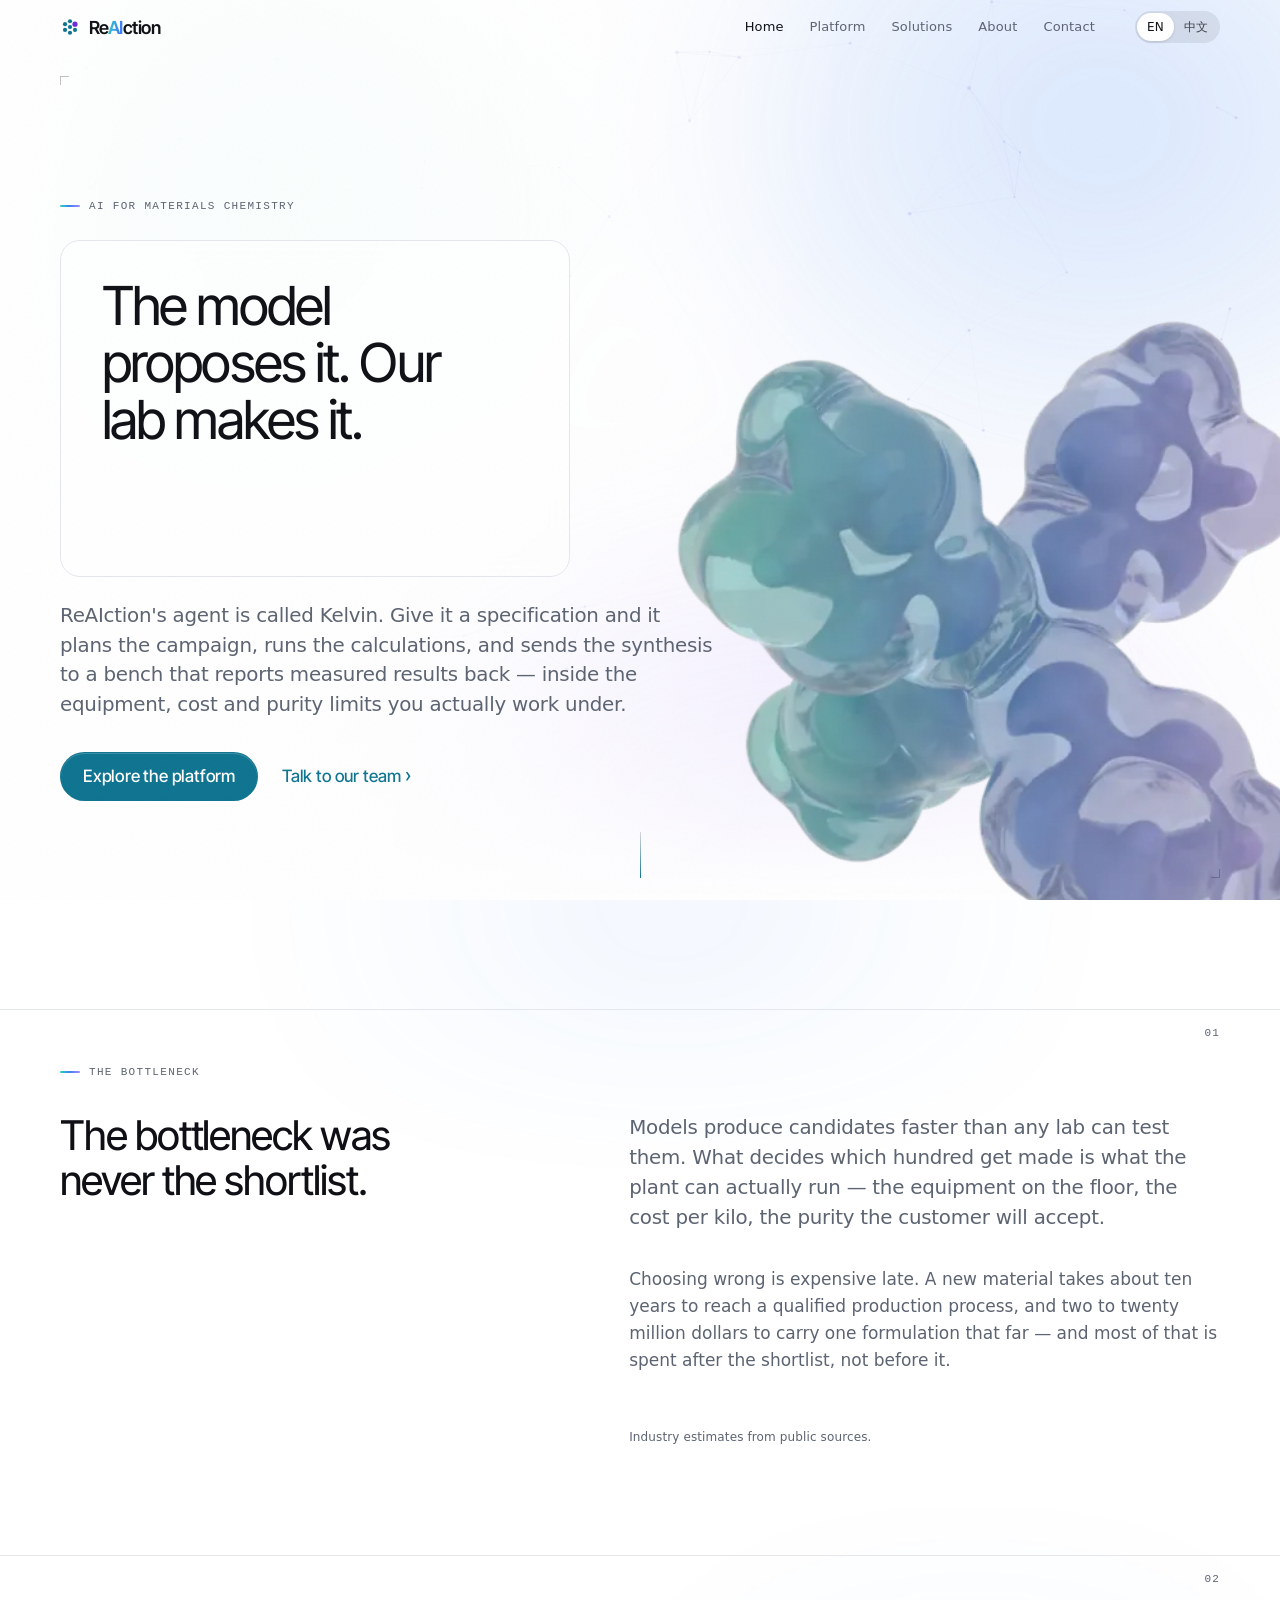
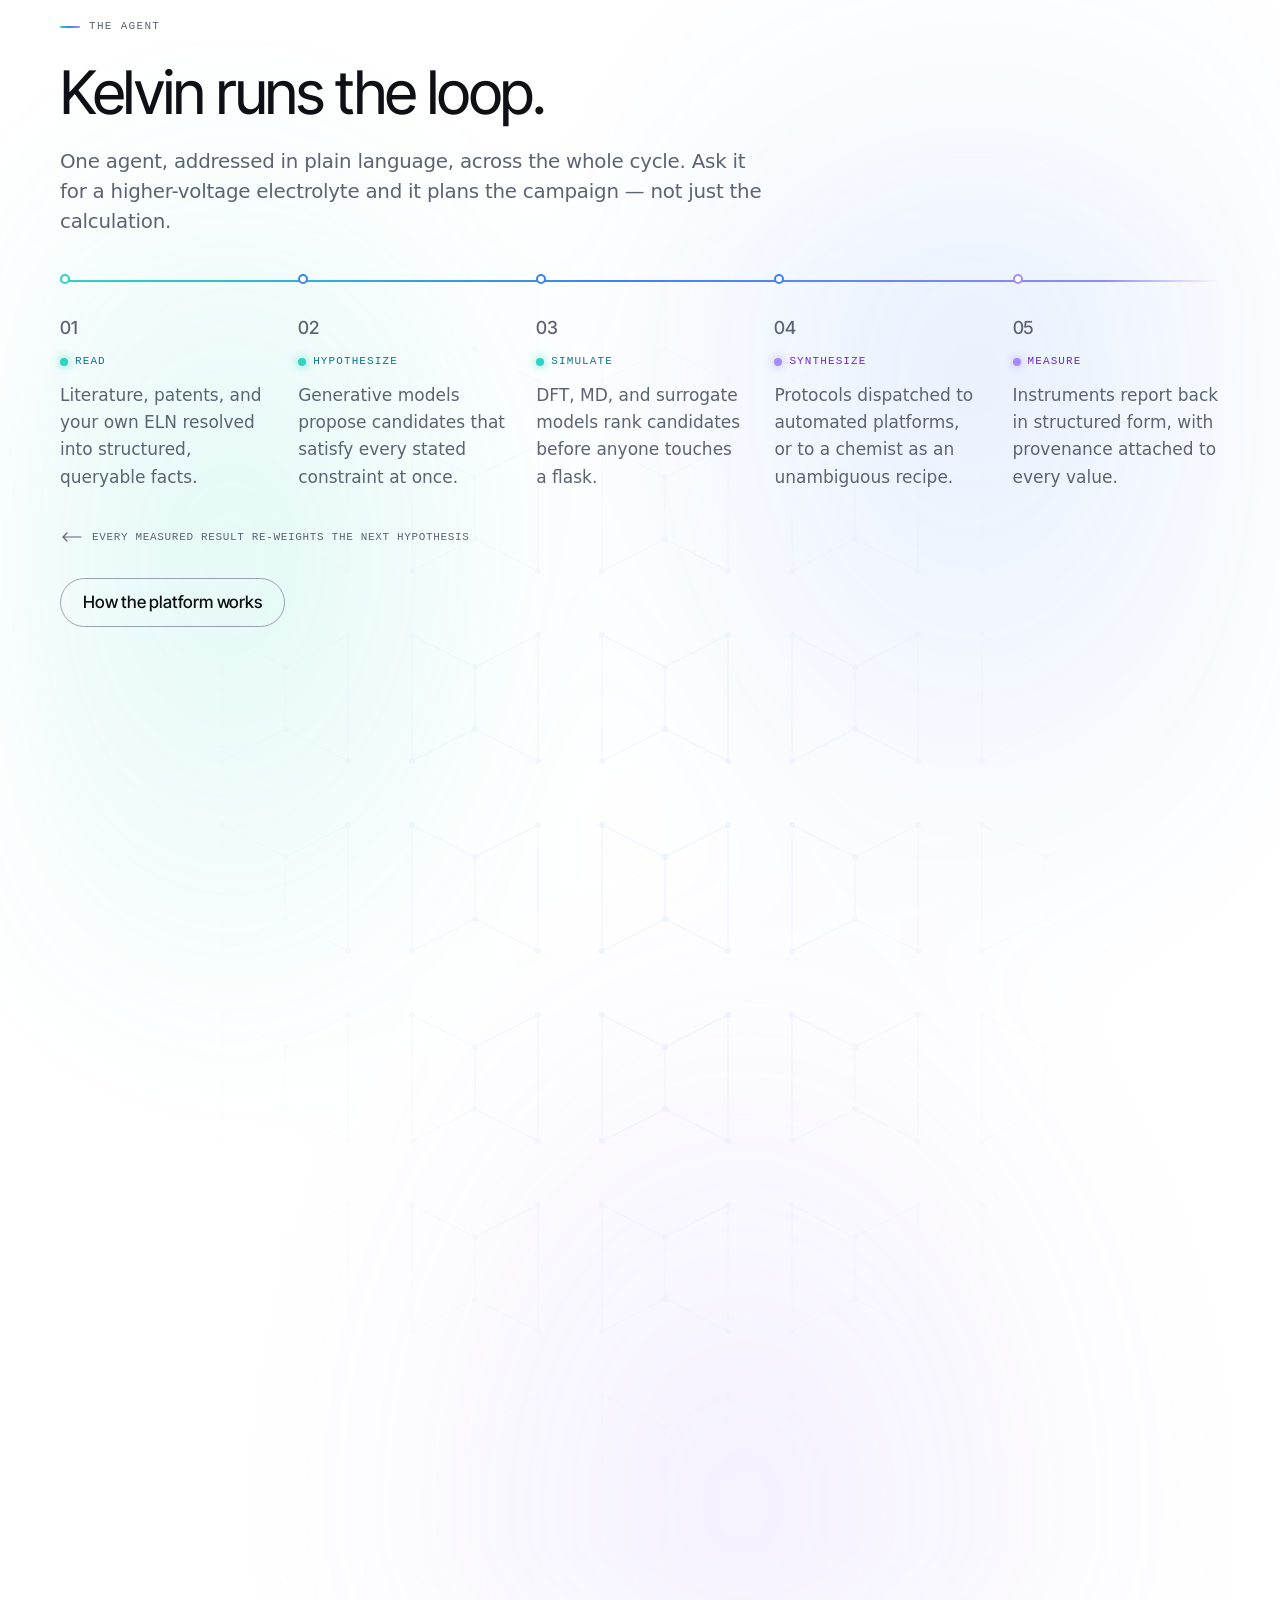
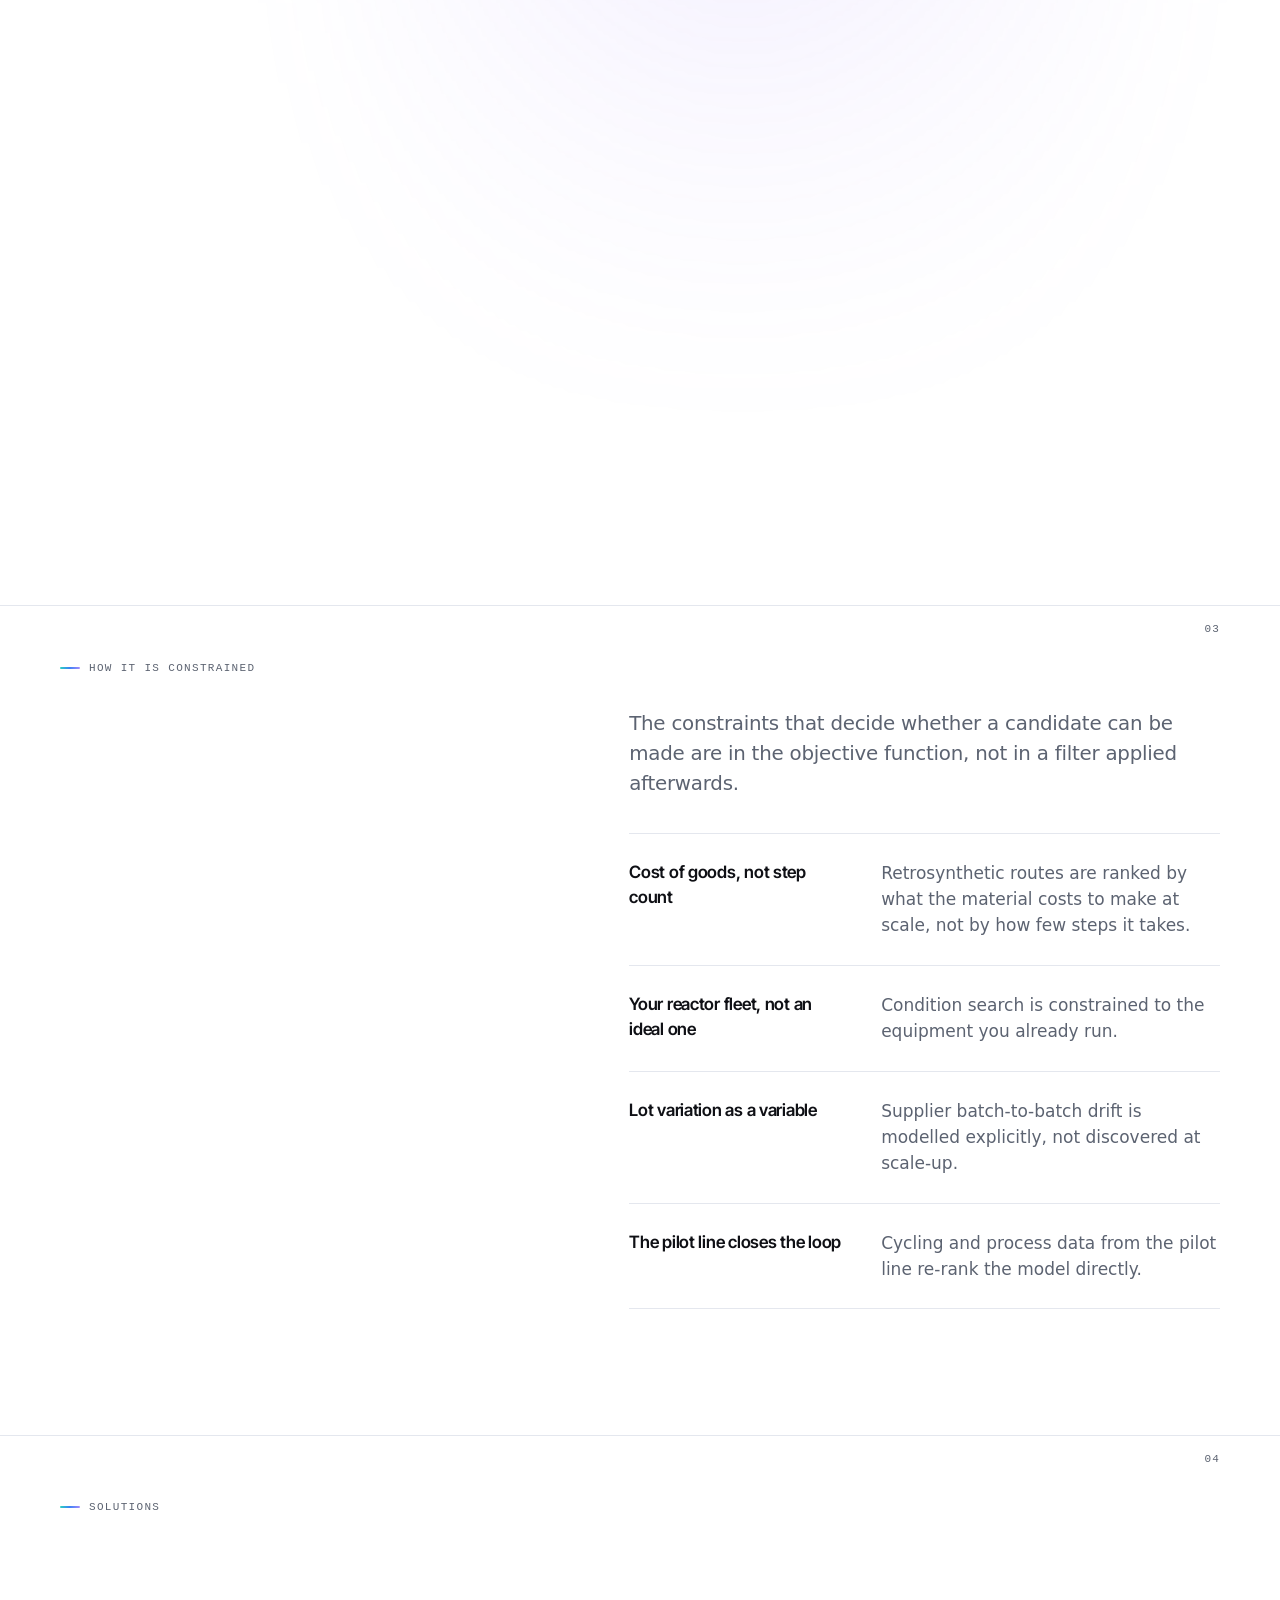
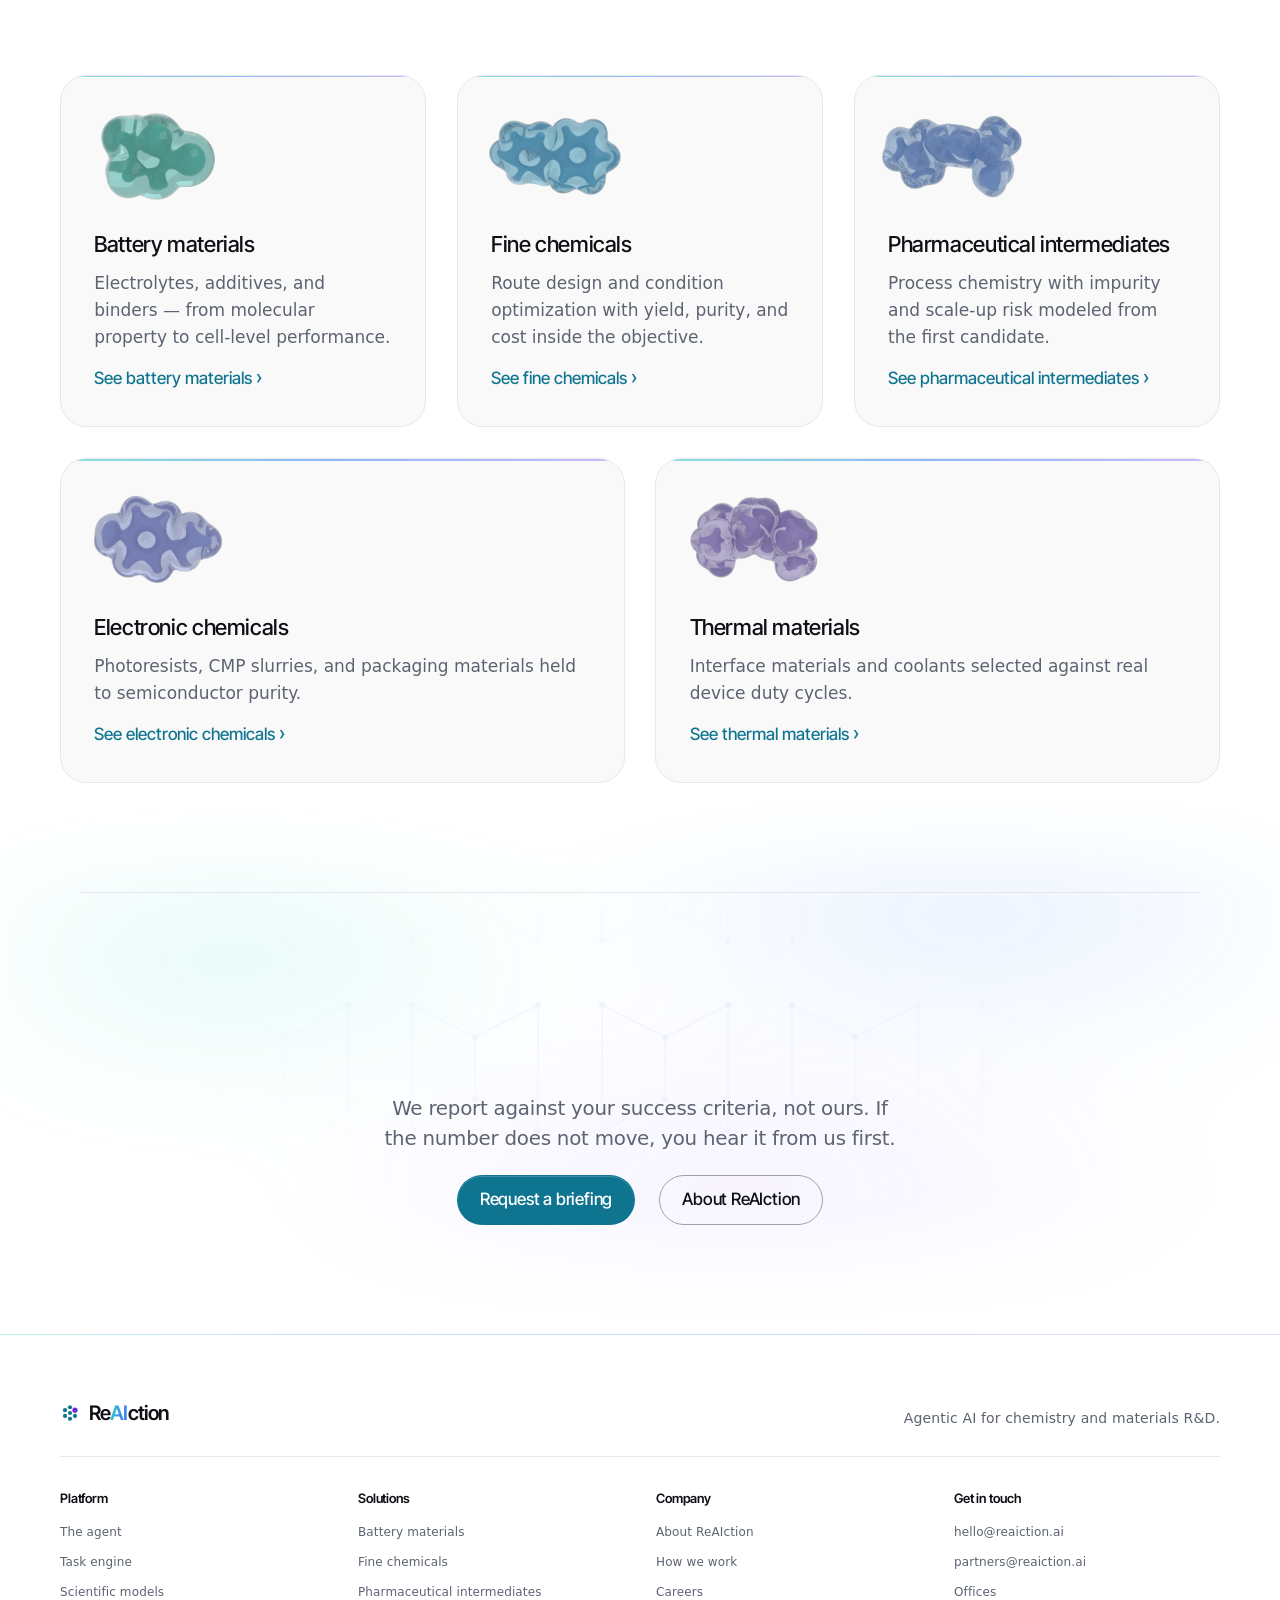
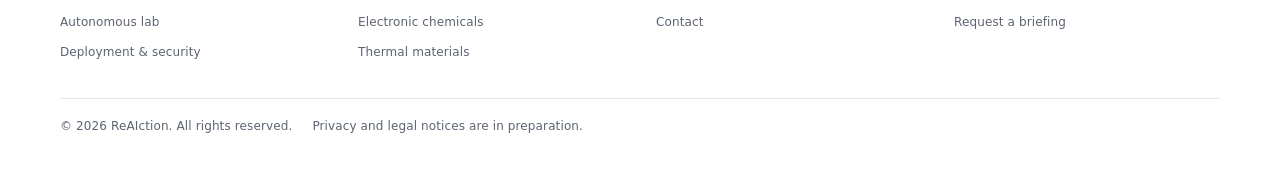
<file: index.html>
<!DOCTYPE html>
<html lang="en" data-lang="en">
<head>
<meta charset="utf-8">
<meta name="viewport" content="width=device-width, initial-scale=1, viewport-fit=cover">
<title data-en="ReAIction — an AI scientist for materials chemistry" data-zh="反衍 ReAIction — 面向材料化学的 AI 科学家">ReAIction — an AI scientist for materials chemistry</title>
<meta name="description" data-en-content="ReAIction's agent, Kelvin, plans the campaign, runs the calculations and sends the synthesis to a bench that reports measured results back — inside the equipment, cost and purity limits you actually work under." data-zh-content="反衍的智能体 Kelvin 规划整轮攻关、跑完计算，再把合成下发到会回传实测数据的实验台——全程在你们真实的设备、成本与纯度约束下进行。" content="ReAIction's agent, Kelvin, plans the campaign, runs the calculations and sends the synthesis to a bench that reports measured results back — inside the equipment, cost and purity limits you actually work under.">
<meta name="theme-color" content="#ffffff" media="(prefers-color-scheme: light)">
<meta name="theme-color" content="#000000" media="(prefers-color-scheme: dark)">
<link rel="canonical" href="https://reaiction.github.io/">
<meta property="og:type" content="website">
<meta property="og:site_name" content="ReAIction">
<meta property="og:title" content="ReAIction — an AI scientist for materials chemistry">
<meta property="og:description" content="ReAIction's agent, Kelvin, plans the campaign, runs the calculations and sends the synthesis to a bench that reports measured results back — inside the equipment, cost and purity limits you actually work under.">
<meta property="og:url" content="https://reaiction.github.io/">
<meta property="og:image" content="https://reaiction.github.io/assets/img/og.png">
<meta property="og:image:width" content="1200">
<meta property="og:image:height" content="630">
<meta property="og:image:alt" content="ReAIction — the model proposes it, our lab makes it.">
<meta name="twitter:card" content="summary_large_image">
<meta name="twitter:title" content="ReAIction — an AI scientist for materials chemistry">
<meta name="twitter:description" content="ReAIction's agent, Kelvin, plans the campaign, runs the calculations and sends the synthesis to a bench that reports measured results back — inside the equipment, cost and purity limits you actually work under.">
<meta name="twitter:image" content="https://reaiction.github.io/assets/img/og.png">
<link rel="icon" href="assets/img/mark.svg" type="image/svg+xml">
<link rel="apple-touch-icon" href="assets/img/apple-touch-icon.png">
<link rel="preconnect" href="https://fonts.googleapis.com">
<link rel="preconnect" href="https://fonts.gstatic.com" crossorigin>
<link rel="stylesheet" href="https://fonts.googleapis.com/css2?family=Inter+Tight:wght@300..700&display=swap">
<link rel="stylesheet" href="assets/css/reaiction.css">
</head>
<body>
<a class="skip" href="#main" data-en="Skip to content" data-zh="跳到正文">Skip to content</a>
<header class="header">
  <div class="header__in">
    <a class="brand" href="index.html" data-en-aria-label="ReAIction, home" data-zh-aria-label="反衍 ReAIction，首页" aria-label="ReAIction, home">
      <svg class="brand__mark" width="20" height="20" viewBox="0 0 24 24" aria-hidden="true"><circle cx="12.00" cy="5.10" r="2.5" fill="var(--dry)"/><circle cx="17.98" cy="8.55" r="3.1" fill="var(--wet)"/><circle cx="17.98" cy="15.45" r="2.5" fill="var(--dry)"/><circle cx="12.00" cy="18.90" r="2.5" fill="var(--dry)"/><circle cx="6.02" cy="15.45" r="2.5" fill="var(--dry)"/><circle cx="6.02" cy="8.55" r="2.5" fill="var(--dry)"/><circle cx="12" cy="12" r="2.5" fill="var(--dry)"/></svg><span class="brand__word">Re<span class="brand__ai">AI</span>ction</span><span class="brand__zh" aria-hidden="true">反衍</span>
    </a>
    <nav class="nav" data-en-aria-label="Main" data-zh-aria-label="主导航" aria-label="Main"><a href="index.html" data-en="Home" data-zh="首页">Home</a><a href="technology.html" data-en="Platform" data-zh="平台">Platform</a><a href="solutions.html" data-en="Solutions" data-zh="解决方案">Solutions</a><a href="about.html" data-en="About" data-zh="关于">About</a><a href="contact.html" data-en="Contact" data-zh="联系">Contact</a></nav>
    <div class="header__end">
      <div class="lang" role="group" data-en-aria-label="Language" data-zh-aria-label="语言" aria-label="Language">
        <button type="button" data-lang="en" aria-pressed="true">EN</button>
        <button type="button" data-lang="zh" lang="zh-Hans" aria-pressed="false">中文</button>
      </div>
      <button class="burger" type="button" aria-expanded="false" aria-controls="menu"
              data-en-aria-label="Menu" data-zh-aria-label="菜单" aria-label="Menu">
        <span></span><span></span>
      </button>
    </div>
  </div>
</header>
<nav class="sheet" id="menu" data-open="false" data-en-aria-label="Main" data-zh-aria-label="主导航" aria-label="Main"><a href="index.html" data-en="Home" data-zh="首页">Home</a><a href="technology.html" data-en="Platform" data-zh="平台">Platform</a><a href="solutions.html" data-en="Solutions" data-zh="解决方案">Solutions</a><a href="about.html" data-en="About" data-zh="关于">About</a><a href="contact.html" data-en="Contact" data-zh="联系">Contact</a></nav>
<main id="main" tabindex="-1">

<section class="cover" data-cover="full">
  <canvas class="cover__field" aria-hidden="true"></canvas>
  <div class="cover__bloom" aria-hidden="true"></div>
  <div class="cover__scrim" aria-hidden="true"></div>
  <div class="cover__mol" aria-hidden="true"></div>
  <div class="wrap-wide cover__in">
  <p class="eyebrow reveal" data-en="AI for materials chemistry" data-zh="AI 驱动的材料化学">AI for materials chemistry</p>
  <h1 class="display-1 reveal split" data-en="The model proposes it. Our lab makes it." data-zh="模型提出它，我们的实验室把它做出来。">The model proposes it. Our lab makes it.</h1>
  <p class="lead measure reveal mt-5" data-en="ReAIction's agent is called Kelvin. Give it a specification and it plans the campaign, runs the calculations, and sends the synthesis to a bench that reports measured results back — inside the equipment, cost and purity limits you actually work under." data-zh="反衍（ReAIction）的智能体叫 Kelvin。给它一份规格书，它规划整轮攻关、跑完计算，再把合成下发到会回传实测数据的实验台 —— 全程在你们真实的设备、成本与纯度约束下进行。">ReAIction's agent is called Kelvin. Give it a specification and it plans the campaign, runs the calculations, and sends the synthesis to a bench that reports measured results back — inside the equipment, cost and purity limits you actually work under.</p>
  <div class="actions reveal mt-6">
    <a class="btn btn--primary" href="technology.html" data-en="Explore the platform" data-zh="了解平台">Explore the platform</a>
    <a class="link" href="contact.html" data-en="Talk to our team" data-zh="联系我们">Talk to our team</a>
  </div>

  </div>
  <div class="cover__cue" aria-hidden="true"></div>
</section>

<section class="section section--two">
  <div class="wrap-wide">
    <p class="eyebrow reveal" data-en="The bottleneck" data-zh="瓶颈在哪">The bottleneck</p>
    <h2 class="headline measure reveal split"
        data-en="The bottleneck was never the shortlist." data-zh="瓶颈从来不在候选名单上。">The bottleneck was never the shortlist.</h2>
    <p class="lead measure reveal mt-5"
       data-en="Models produce candidates faster than any lab can test them. What decides which hundred get made is what the plant can actually run — the equipment on the floor, the cost per kilo, the purity the customer will accept." data-zh="模型产出候选的速度，早就超过任何实验室能验证的速度。真正决定做哪一百个的，是产线能跑什么——车间里的设备、每公斤的成本、客户能接受的纯度。">Models produce candidates faster than any lab can test them. What decides which hundred get made is what the plant can actually run — the equipment on the floor, the cost per kilo, the purity the customer will accept.</p>
    <p class="body measure reveal mt-4"
       data-en="Choosing wrong is expensive late. A new material takes about ten years to reach a qualified production process, and two to twenty million dollars to carry one formulation that far — and most of that is spent after the shortlist, not before it." data-zh="选错的代价在后段。一种新材料从首个有希望的结果做到合格量产工艺，大约需要十年；把单个配方推到那一步，投入在两百万到两千万美元之间——而这笔钱大部分花在候选名单之后，不是之前。">Choosing wrong is expensive late. A new material takes about ten years to reach a qualified production process, and two to twenty million dollars to carry one formulation that far — and most of that is spent after the shortlist, not before it.</p>
    <!-- DEV NOTE: the two figures above are industry estimates, not ours. Replace each with one the team can source before this goes public. -->
    <p class="legal mt-5"
       data-en="Industry estimates from public sources." data-zh="以上为公开行业估算，非反衍自有实测数据。">Industry estimates from public sources.</p>
  </div>
</section>

<section class="section pin section--feature glow">
  <div class="wrap-wide">
    <p class="eyebrow reveal" data-en="The agent" data-zh="智能体">The agent</p>
    <h2 class="display-2 reveal split" data-en="Kelvin runs the loop." data-zh="Kelvin 跑完整个闭环。">Kelvin runs the loop.</h2>
    <p class="lead measure reveal mt-5"
       data-en="One agent, addressed in plain language, across the whole cycle. Ask it for a higher-voltage electrolyte and it plans the campaign — not just the calculation." data-zh="一个智能体，用自然语言对话，贯穿整个周期。你们要一款更高电压的电解液，它规划的是一整轮研发攻关，而不只是一次计算。">One agent, addressed in plain language, across the whole cycle. Ask it for a higher-voltage electrolyte and it plans the campaign — not just the calculation.</p>
    <div class="reveal mt-7"><div class="loop">
  <div class="loop__row"><div class="loop__cell"><span class="loop__idx">01</span><span class="chip chip--dry" data-en="Read" data-zh="读取">Read</span><p class="body" data-en="Literature, patents, and your own ELN resolved into structured, queryable facts." data-zh="论文、专利与你们自己的 ELN，被解析成结构化、可检索的事实。">Literature, patents, and your own ELN resolved into structured, queryable facts.</p></div><div class="loop__cell"><span class="loop__idx">02</span><span class="chip chip--dry" data-en="Hypothesize" data-zh="假设">Hypothesize</span><p class="body" data-en="Generative models propose candidates that satisfy every stated constraint at once." data-zh="生成模型同时满足全部给定约束，提出候选。">Generative models propose candidates that satisfy every stated constraint at once.</p></div><div class="loop__cell"><span class="loop__idx">03</span><span class="chip chip--dry" data-en="Simulate" data-zh="模拟">Simulate</span><p class="body" data-en="DFT, MD, and surrogate models rank candidates before anyone touches a flask." data-zh="DFT、MD 与代理模型先行排序，再决定是否动手。">DFT, MD, and surrogate models rank candidates before anyone touches a flask.</p></div><div class="loop__cell"><span class="loop__idx">04</span><span class="chip chip--wet" data-en="Synthesize" data-zh="合成">Synthesize</span><p class="body" data-en="Protocols dispatched to automated platforms, or to a chemist as an unambiguous recipe." data-zh="实验方案下发到自动化平台，或作为无歧义配方交给化学家。">Protocols dispatched to automated platforms, or to a chemist as an unambiguous recipe.</p></div><div class="loop__cell"><span class="loop__idx">05</span><span class="chip chip--wet" data-en="Measure" data-zh="表征">Measure</span><p class="body" data-en="Instruments report back in structured form, with provenance attached to every value." data-zh="仪器以结构化形式回传，每个数值都带出处。">Instruments report back in structured form, with provenance attached to every value.</p></div></div>
  <p class="loop__back">
    <svg width="22" height="12" viewBox="0 0 22 12" fill="none" aria-hidden="true">
      <path d="M21 6H3M3 6l4-4M3 6l4 4" stroke="currentColor" stroke-width="1.2" stroke-linecap="round" stroke-linejoin="round"/>
    </svg>
    <span data-en="Every measured result re-weights the next hypothesis" data-zh="每一次实测结果，都会重新加权下一轮假设">Every measured result re-weights the next hypothesis</span>
  </p>
</div></div>
    <div class="actions reveal mt-6">
      <a class="btn btn--secondary" href="technology.html" data-en="How the platform works" data-zh="平台如何运作">How the platform works</a>
    </div>
  </div>
</section>

<section class="section section--two">
  <div class="wrap-wide">
    <p class="eyebrow reveal" data-en="How it is constrained" data-zh="约束从哪来">How it is constrained</p>
    <h2 class="headline measure reveal split" data-en="Optimised for the plant you already have." data-zh="按你们已经有的那条产线来优化。">Optimised for the plant you already have.</h2>
    <p class="lead measure reveal mt-5" data-en="The constraints that decide whether a candidate can be made are in the objective function, not in a filter applied afterwards." data-zh="决定一个候选能不能做出来的那些约束，写在目标函数里，不是事后过滤。">The constraints that decide whether a candidate can be made are in the objective function, not in a filter applied afterwards.</p>
    <dl class="deflist reveal mt-7">
      <div><dt data-en="Cost of goods, not step count" data-zh="按生产成本排序，不按步数">Cost of goods, not step count</dt><dd data-en="Retrosynthetic routes are ranked by what the material costs to make at scale, not by how few steps it takes." data-zh="逆合成路线按放大后的实际生产成本排序，而不是看步数少。">Retrosynthetic routes are ranked by what the material costs to make at scale, not by how few steps it takes.</dd></div>
      <div><dt data-en="Your reactor fleet, not an ideal one" data-zh="匹配你们现有的反应釜">Your reactor fleet, not an ideal one</dt><dd data-en="Condition search is constrained to the equipment you already run." data-zh="条件搜索限定在你们已经在用的设备上，不是理想装置。">Condition search is constrained to the equipment you already run.</dd></div>
      <div><dt data-en="Lot variation as a variable" data-zh="批次波动是显式变量">Lot variation as a variable</dt><dd data-en="Supplier batch-to-batch drift is modelled explicitly, not discovered at scale-up." data-zh="供应商批次间的漂移直接建进模型，而不是放大时才发现。">Supplier batch-to-batch drift is modelled explicitly, not discovered at scale-up.</dd></div>
      <div><dt data-en="The pilot line closes the loop" data-zh="中试线闭合这个环">The pilot line closes the loop</dt><dd data-en="Cycling and process data from the pilot line re-rank the model directly." data-zh="中试线的循环与工艺数据直接回流，重排下一轮候选。">Cycling and process data from the pilot line re-rank the model directly.</dd></div>
    </dl>
  </div>
</section>

<section class="section">
  <div class="wrap-wide">
    <p class="eyebrow reveal" data-en="Solutions" data-zh="解决方案">Solutions</p>
    <h2 class="headline measure reveal split"
        data-en="Same loop. Different constraint decides it." data-zh="同一个闭环，决定成败的约束各不相同。">Same loop. Different constraint decides it.</h2>
    <div class="grid grid-3 reveal mt-7"><a class="card" href="solutions.html#battery"><h3 class="title" data-en="Battery materials" data-zh="电池材料">Battery materials</h3><p class="body" data-en="Electrolytes, additives, and binders — from molecular property to cell-level performance." data-zh="电解液、添加剂与粘结剂——从分子性质一路推到电芯级表现。">Electrolytes, additives, and binders — from molecular property to cell-level performance.</p><p class="link" aria-hidden="true" data-en="See battery materials" data-zh="查看电池材料">See battery materials</p></a><a class="card" href="solutions.html#fine"><h3 class="title" data-en="Fine chemicals" data-zh="精细化工">Fine chemicals</h3><p class="body" data-en="Route design and condition optimization with yield, purity, and cost inside the objective." data-zh="路线设计与条件优化，把收率、纯度与成本一并写进目标函数。">Route design and condition optimization with yield, purity, and cost inside the objective.</p><p class="link" aria-hidden="true" data-en="See fine chemicals" data-zh="查看精细化工">See fine chemicals</p></a><a class="card" href="solutions.html#pharma"><h3 class="title" data-en="Pharmaceutical intermediates" data-zh="医药中间体">Pharmaceutical intermediates</h3><p class="body" data-en="Process chemistry with impurity and scale-up risk modeled from the first candidate." data-zh="工艺化学：从第一个候选开始就对杂质与放大风险建模。">Process chemistry with impurity and scale-up risk modeled from the first candidate.</p><p class="link" aria-hidden="true" data-en="See pharmaceutical intermediates" data-zh="查看医药中间体">See pharmaceutical intermediates</p></a><a class="card" href="solutions.html#electronic"><h3 class="title" data-en="Electronic chemicals" data-zh="电子化学品">Electronic chemicals</h3><p class="body" data-en="Photoresists, CMP slurries, and packaging materials held to semiconductor purity." data-zh="光刻胶、CMP 抛光液与封装材料，按半导体级纯度要求约束。">Photoresists, CMP slurries, and packaging materials held to semiconductor purity.</p><p class="link" aria-hidden="true" data-en="See electronic chemicals" data-zh="查看电子化学品">See electronic chemicals</p></a><a class="card" href="solutions.html#thermal"><h3 class="title" data-en="Thermal materials" data-zh="热管理材料">Thermal materials</h3><p class="body" data-en="Interface materials and coolants selected against real device duty cycles." data-zh="界面材料与冷却液，按真实器件工况选型。">Interface materials and coolants selected against real device duty cycles.</p><p class="link" aria-hidden="true" data-en="See thermal materials" data-zh="查看热管理材料">See thermal materials</p></a></div>
  </div>
</section>


<section class="section section--feature glow">
  <div class="wrap center stack" style="--gap:22px">
    <h2 class="display-2 split" data-en="Start with one problem you already have." data-zh="从你们手上已经有的一个问题开始。">Start with one problem you already have.</h2>
    <p class="lead measure center"
       data-en="We report against your success criteria, not ours. If the number does not move, you hear it from us first." data-zh="我们按你们自己的验收标准汇报，不是按我们的。如果那个数没动，你会先从我们这儿听到。">We report against your success criteria, not ours. If the number does not move, you hear it from us first.</p>
    <div class="actions" style="justify-content:center">
      <a class="btn btn--primary" href="contact.html" data-en="Request a briefing" data-zh="预约介绍会">Request a briefing</a>
      <a class="btn btn--secondary" href="about.html" data-en="About ReAIction" data-zh="关于反衍">About ReAIction</a>
    </div>
  </div>
</section>
</main>
<footer class="footer">
  <div class="wrap-wide">
    <div class="footer__top">
      <a class="brand" href="index.html" data-en-aria-label="ReAIction, home" data-zh-aria-label="反衍 ReAIction，首页" aria-label="ReAIction, home"><svg class="brand__mark" width="20" height="20" viewBox="0 0 24 24" aria-hidden="true"><circle cx="12.00" cy="5.10" r="2.5" fill="var(--dry)"/><circle cx="17.98" cy="8.55" r="3.1" fill="var(--wet)"/><circle cx="17.98" cy="15.45" r="2.5" fill="var(--dry)"/><circle cx="12.00" cy="18.90" r="2.5" fill="var(--dry)"/><circle cx="6.02" cy="15.45" r="2.5" fill="var(--dry)"/><circle cx="6.02" cy="8.55" r="2.5" fill="var(--dry)"/><circle cx="12" cy="12" r="2.5" fill="var(--dry)"/></svg><span class="brand__word">Re<span class="brand__ai">AI</span>ction</span><span class="brand__zh" aria-hidden="true">反衍</span></a>
      <p class="caption" data-en="Agentic AI for chemistry and materials R&amp;D." data-zh="面向化学与材料研发的智能体 AI。">Agentic AI for chemistry and materials R&amp;D.</p>
    </div>
    <div class="footer__cols"><div><h3 data-en="Platform" data-zh="平台">Platform</h3><ul><li><a href="technology.html" data-en="The agent" data-zh="智能体">The agent</a></li><li><a href="technology.html#engine" data-en="Task engine" data-zh="任务引擎">Task engine</a></li><li><a href="technology.html#models" data-en="Scientific models" data-zh="科学模型">Scientific models</a></li><li><a href="technology.html#lab" data-en="Autonomous lab" data-zh="自主实验室">Autonomous lab</a></li><li><a href="technology.html#deploy" data-en="Deployment &amp; security" data-zh="部署与安全">Deployment &amp; security</a></li></ul></div><div><h3 data-en="Solutions" data-zh="解决方案">Solutions</h3><ul><li><a href="solutions.html#battery" data-en="Battery materials" data-zh="电池材料">Battery materials</a></li><li><a href="solutions.html#fine" data-en="Fine chemicals" data-zh="精细化工">Fine chemicals</a></li><li><a href="solutions.html#pharma" data-en="Pharmaceutical intermediates" data-zh="医药中间体">Pharmaceutical intermediates</a></li><li><a href="solutions.html#electronic" data-en="Electronic chemicals" data-zh="电子化学品">Electronic chemicals</a></li><li><a href="solutions.html#thermal" data-en="Thermal materials" data-zh="热管理材料">Thermal materials</a></li></ul></div><div><h3 data-en="Company" data-zh="公司">Company</h3><ul><li><a href="about.html" data-en="About ReAIction" data-zh="关于反衍">About ReAIction</a></li><li><a href="about.html#values" data-en="How we work" data-zh="我们怎么做事">How we work</a></li><li><a href="about.html#careers" data-en="Careers" data-zh="招聘">Careers</a></li><li><a href="contact.html" data-en="Contact" data-zh="联系我们">Contact</a></li></ul></div><div><h3 data-en="Get in touch" data-zh="联系方式">Get in touch</h3><ul><li><a href="mailto:hello@reaiction.ai" data-en="hello@reaiction.ai" data-zh="hello@reaiction.ai">hello@reaiction.ai</a></li><li><a href="mailto:partners@reaiction.ai" data-en="partners@reaiction.ai" data-zh="partners@reaiction.ai">partners@reaiction.ai</a></li><li><a href="contact.html#offices" data-en="Offices" data-zh="办公地点">Offices</a></li><li><a href="contact.html" data-en="Request a briefing" data-zh="预约介绍会">Request a briefing</a></li></ul></div></div>
    <div class="footer__base">
      <p class="legal" data-en="© 2026 ReAIction. All rights reserved." data-zh="© 2026 反衍科技。保留所有权利。">© 2026 ReAIction. All rights reserved.</p>
      <p class="legal" data-en="Privacy and legal notices are in preparation." data-zh="隐私政策与法律声明编制中。">Privacy and legal notices are in preparation.</p>
      <!-- Social links intentionally omitted until the accounts exist. -->

    </div>
  </div>
</footer>
<script src="assets/js/reaiction.js"></script>
</body>
</html>
</file>
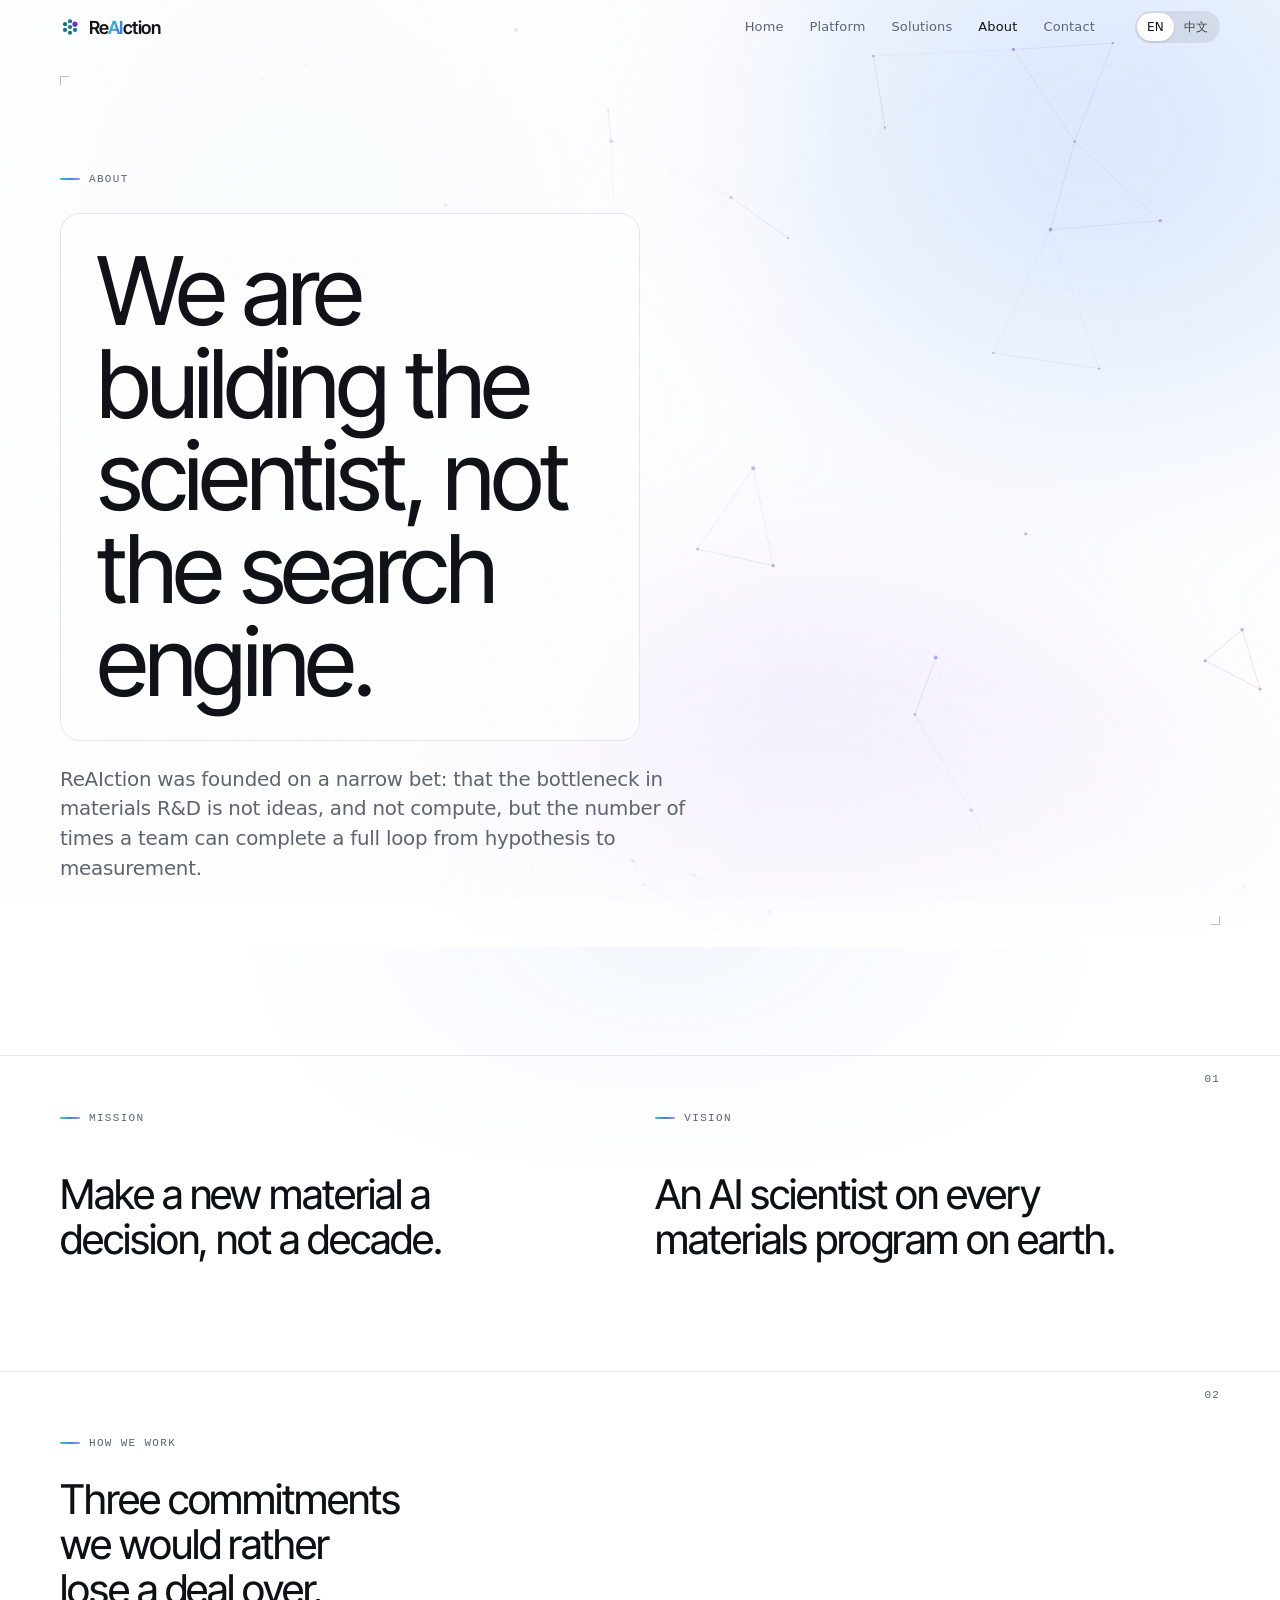
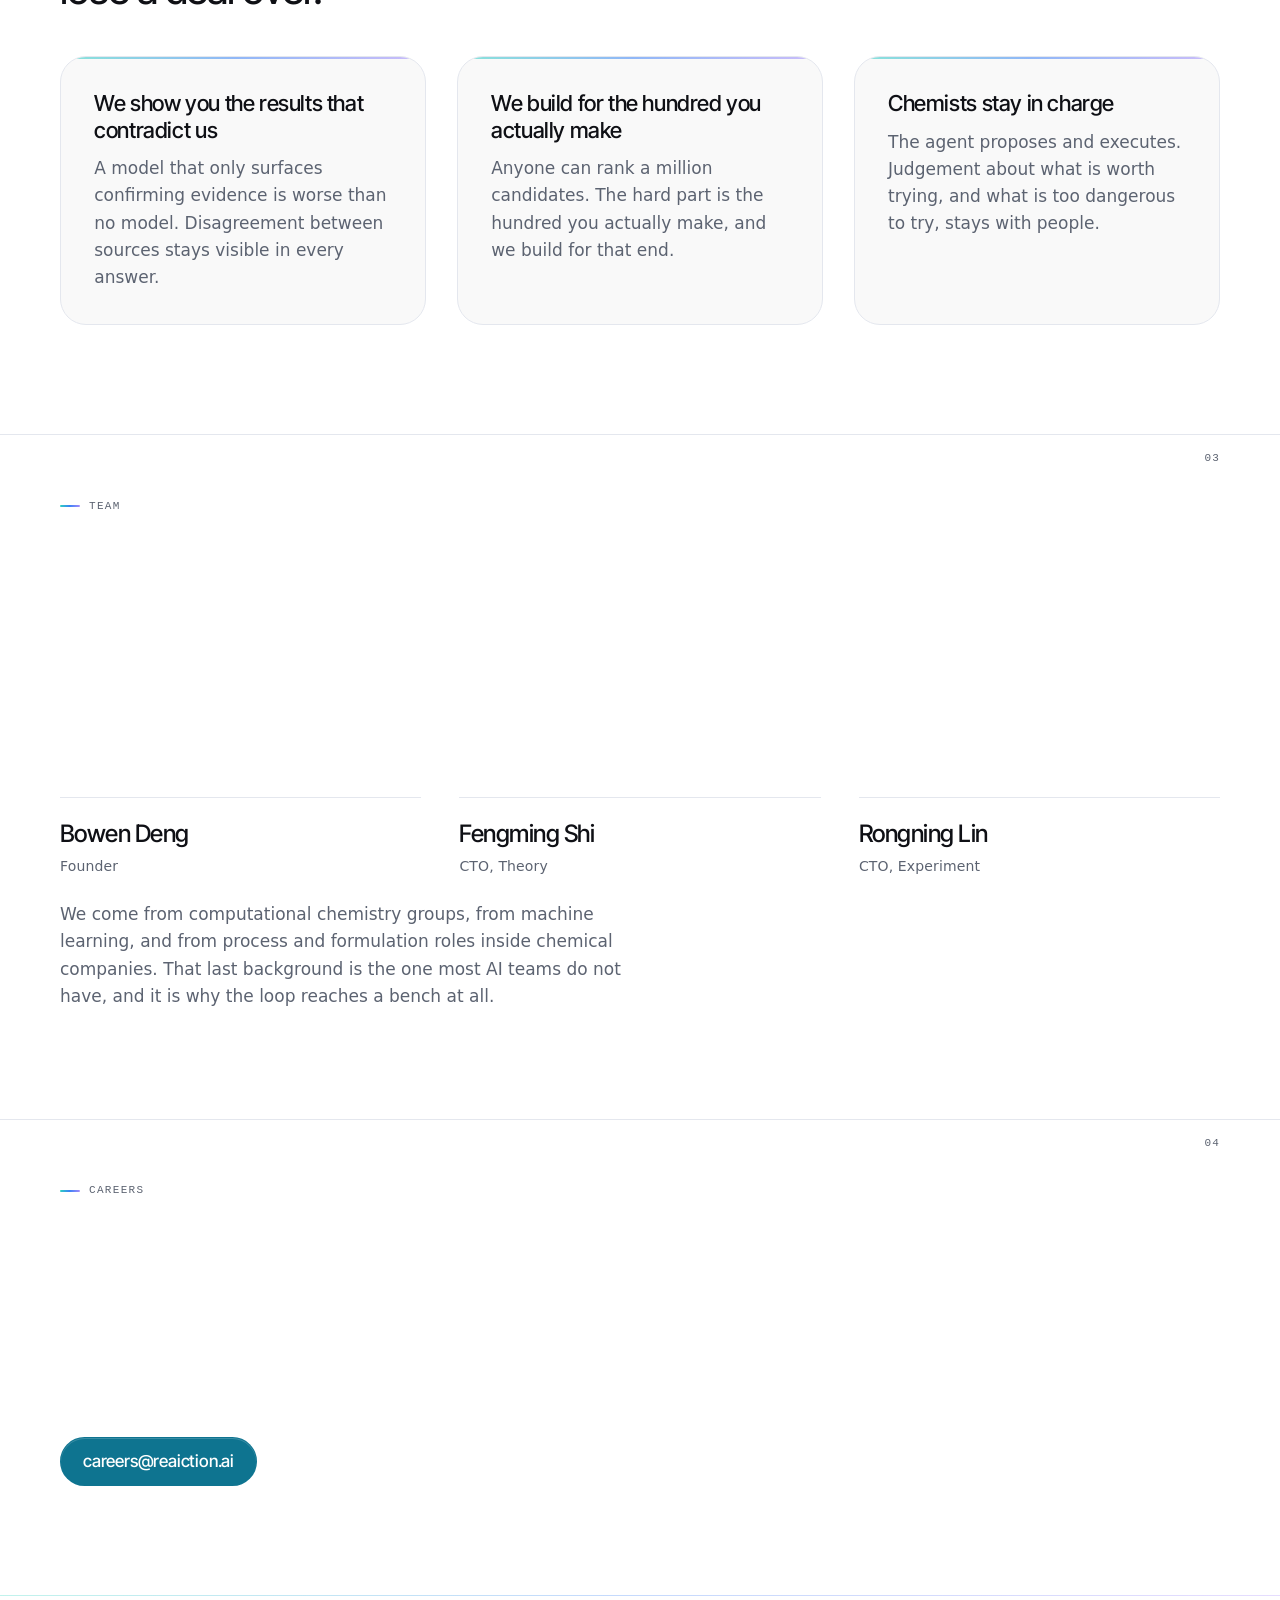
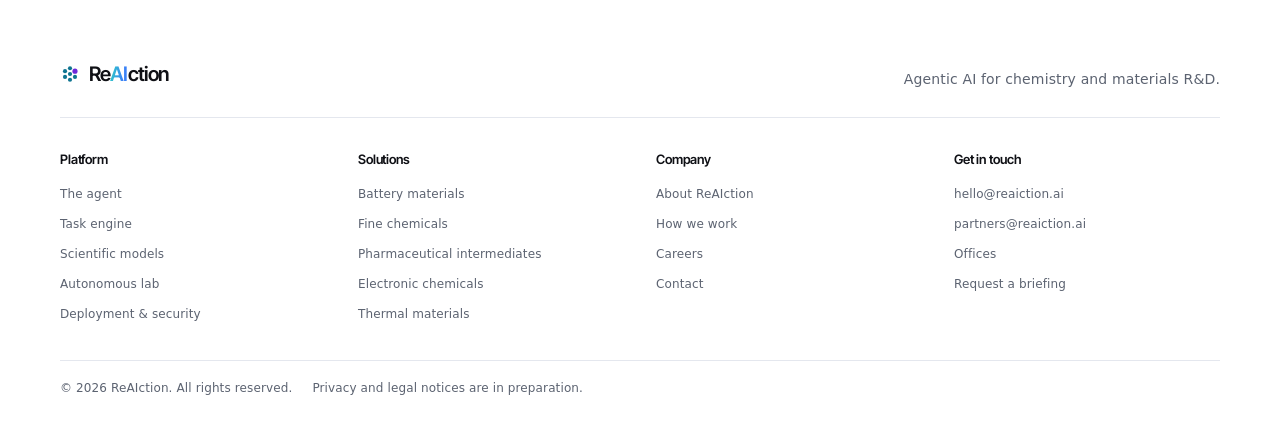
<file: about.html>
<!DOCTYPE html>
<html lang="en" data-lang="en">
<head>
<meta charset="utf-8">
<meta name="viewport" content="width=device-width, initial-scale=1, viewport-fit=cover">
<title data-en="About — ReAIction" data-zh="关于 — 反衍">About — ReAIction</title>
<meta name="description" data-en-content="ReAIction builds agentic AI for materials R&amp;D. Mission, principles, team, and careers." data-zh-content="反衍为材料研发打造智能体 AI。使命、原则、团队与招聘。" content="ReAIction builds agentic AI for materials R&amp;D. Mission, principles, team, and careers.">
<meta name="theme-color" content="#ffffff" media="(prefers-color-scheme: light)">
<meta name="theme-color" content="#000000" media="(prefers-color-scheme: dark)">
<link rel="canonical" href="https://reaiction.github.io/about.html">
<meta property="og:type" content="website">
<meta property="og:site_name" content="ReAIction">
<meta property="og:title" content="About — ReAIction">
<meta property="og:description" content="ReAIction builds agentic AI for materials R&amp;D. Mission, principles, team, and careers.">
<meta property="og:url" content="https://reaiction.github.io/about.html">
<meta property="og:image" content="https://reaiction.github.io/assets/img/og.png">
<meta property="og:image:width" content="1200">
<meta property="og:image:height" content="630">
<meta property="og:image:alt" content="ReAIction — the model proposes it, our lab makes it.">
<meta name="twitter:card" content="summary_large_image">
<meta name="twitter:title" content="About — ReAIction">
<meta name="twitter:description" content="ReAIction builds agentic AI for materials R&amp;D. Mission, principles, team, and careers.">
<meta name="twitter:image" content="https://reaiction.github.io/assets/img/og.png">
<link rel="icon" href="assets/img/mark.svg" type="image/svg+xml">
<link rel="apple-touch-icon" href="assets/img/apple-touch-icon.png">
<link rel="preconnect" href="https://fonts.googleapis.com">
<link rel="preconnect" href="https://fonts.gstatic.com" crossorigin>
<link rel="stylesheet" href="https://fonts.googleapis.com/css2?family=Inter+Tight:wght@300..700&display=swap">
<link rel="stylesheet" href="assets/css/reaiction.css">
</head>
<body>
<a class="skip" href="#main" data-en="Skip to content" data-zh="跳到正文">Skip to content</a>
<header class="header">
  <div class="header__in">
    <a class="brand" href="index.html" data-en-aria-label="ReAIction, home" data-zh-aria-label="反衍 ReAIction，首页" aria-label="ReAIction, home">
      <svg class="brand__mark" width="20" height="20" viewBox="0 0 24 24" aria-hidden="true"><circle cx="12.00" cy="5.10" r="2.5" fill="var(--dry)"/><circle cx="17.98" cy="8.55" r="3.1" fill="var(--wet)"/><circle cx="17.98" cy="15.45" r="2.5" fill="var(--dry)"/><circle cx="12.00" cy="18.90" r="2.5" fill="var(--dry)"/><circle cx="6.02" cy="15.45" r="2.5" fill="var(--dry)"/><circle cx="6.02" cy="8.55" r="2.5" fill="var(--dry)"/><circle cx="12" cy="12" r="2.5" fill="var(--dry)"/></svg><span class="brand__word">Re<span class="brand__ai">AI</span>ction</span><span class="brand__zh" aria-hidden="true">反衍</span>
    </a>
    <nav class="nav" data-en-aria-label="Main" data-zh-aria-label="主导航" aria-label="Main"><a href="index.html" data-en="Home" data-zh="首页">Home</a><a href="technology.html" data-en="Platform" data-zh="平台">Platform</a><a href="solutions.html" data-en="Solutions" data-zh="解决方案">Solutions</a><a href="about.html" data-en="About" data-zh="关于">About</a><a href="contact.html" data-en="Contact" data-zh="联系">Contact</a></nav>
    <div class="header__end">
      <div class="lang" role="group" data-en-aria-label="Language" data-zh-aria-label="语言" aria-label="Language">
        <button type="button" data-lang="en" aria-pressed="true">EN</button>
        <button type="button" data-lang="zh" lang="zh-Hans" aria-pressed="false">中文</button>
      </div>
      <button class="burger" type="button" aria-expanded="false" aria-controls="menu"
              data-en-aria-label="Menu" data-zh-aria-label="菜单" aria-label="Menu">
        <span></span><span></span>
      </button>
    </div>
  </div>
</header>
<nav class="sheet" id="menu" data-open="false" data-en-aria-label="Main" data-zh-aria-label="主导航" aria-label="Main"><a href="index.html" data-en="Home" data-zh="首页">Home</a><a href="technology.html" data-en="Platform" data-zh="平台">Platform</a><a href="solutions.html" data-en="Solutions" data-zh="解决方案">Solutions</a><a href="about.html" data-en="About" data-zh="关于">About</a><a href="contact.html" data-en="Contact" data-zh="联系">Contact</a></nav>
<main id="main" tabindex="-1">

<section class="cover" data-cover="short">
  <canvas class="cover__field" aria-hidden="true"></canvas>
  <div class="cover__bloom" aria-hidden="true"></div>
  <div class="cover__scrim" aria-hidden="true"></div>
  <div class="wrap-wide cover__in">
  <p class="eyebrow reveal" data-en="About" data-zh="关于">About</p>
  <h1 class="display-1 reveal split"
      data-en="We are building the scientist, not the search engine." data-zh="我们要造的是科学家，不是搜索引擎。">We are building the scientist, not the search engine.</h1>
  <p class="lead measure reveal mt-5"
     data-en="ReAIction was founded on a narrow bet: that the bottleneck in materials R&amp;D is not ideas, and not compute, but the number of times a team can complete a full loop from hypothesis to measurement." data-zh="反衍成立于一个很窄的判断：材料研发的瓶颈不是点子，也不是算力，而是一个团队能把“假设到表征”这个完整闭环跑完多少次。">ReAIction was founded on a narrow bet: that the bottleneck in materials R&amp;D is not ideas, and not compute, but the number of times a team can complete a full loop from hypothesis to measurement.</p>

  </div>
  <div class="cover__cue" aria-hidden="true"></div>
</section>

<section class="section">
  <div class="wrap-wide grid grid-2">
    <div class="stack reveal">
      <p class="eyebrow" data-en="Mission" data-zh="使命">Mission</p>
      <h2 class="headline split" data-en="Make a new material a decision, not a decade." data-zh="让做一种新材料变成一个决定，而不是一个十年。">Make a new material a decision, not a decade.</h2>
    </div>
    <div class="stack reveal">
      <p class="eyebrow" data-en="Vision" data-zh="愿景">Vision</p>
      <h2 class="headline split" data-en="An AI scientist on every materials program on earth." data-zh="让地球上每一个材料项目，都有一位 AI 科学家。">An AI scientist on every materials program on earth.</h2>
    </div>
  </div>
</section>

<section class="section" id="values">
  <div class="wrap-wide">
    <p class="eyebrow reveal" data-en="How we work" data-zh="我们怎么做事">How we work</p>
    <h2 class="headline measure reveal split"
        data-en="Three commitments we would rather lose a deal over." data-zh="三条我们宁可丢单也要守住的承诺。">Three commitments we would rather lose a deal over.</h2>
    <div class="grid grid-3 reveal mt-7"><div class="card"><h3 class="title" data-en="We show you the results that contradict us" data-zh="我们会主动报出与结论相反的数据">We show you the results that contradict us</h3><p class="body" data-en="A model that only surfaces confirming evidence is worse than no model. Disagreement between sources stays visible in every answer." data-zh="只呈现支持性证据的模型，比没有模型更糟。来源之间的分歧，在每个回答里都保持可见。">A model that only surfaces confirming evidence is worse than no model. Disagreement between sources stays visible in every answer.</p></div><div class="card"><h3 class="title" data-en="We build for the hundred you actually make" data-zh="我们为你真正会做的那一百个而建">We build for the hundred you actually make</h3><p class="body" data-en="Anyone can rank a million candidates. The hard part is the hundred you actually make, and we build for that end." data-zh="给一百万个候选排序谁都会。难的是你真正会去做的那一百个——我们为这一端而建。">Anyone can rank a million candidates. The hard part is the hundred you actually make, and we build for that end.</p></div><div class="card"><h3 class="title" data-en="Chemists stay in charge" data-zh="化学家说了算">Chemists stay in charge</h3><p class="body" data-en="The agent proposes and executes. Judgement about what is worth trying, and what is too dangerous to try, stays with people." data-zh="智能体负责提出与执行。什么值得试、什么危险到不该试，判断权留给人。">The agent proposes and executes. Judgement about what is worth trying, and what is too dangerous to try, stays with people.</p></div></div>
  </div>
</section>

<section class="section" id="team">
  <div class="wrap-wide">
    <p class="eyebrow reveal" data-en="Team" data-zh="团队">Team</p>
    <h2 class="headline measure reveal split"
        data-en="Computational chemistry, machine learning, and the pilot line. The third is the one most AI teams never add." data-zh="计算化学、机器学习，和中试线。第三样是多数 AI 团队始终没有补上的。">Computational chemistry, machine learning, and the pilot line. The third is the one most AI teams never add.</h2>
    <ul class="people reveal mt-6"><li><b data-en="Bowen Deng" data-zh="邓博文">Bowen Deng</b><span data-en="Founder" data-zh="创始人">Founder</span></li><li><b data-en="Fengming Shi" data-zh="Fengming Shi">Fengming Shi</b><span data-en="CTO, Theory" data-zh="理论 CTO">CTO, Theory</span></li><li><b data-en="Rongning Lin" data-zh="Rongning Lin">Rongning Lin</b><span data-en="CTO, Experiment" data-zh="实验 CTO">CTO, Experiment</span></li></ul>
    <p class="body measure reveal mt-5"
       data-en="We come from computational chemistry groups, from machine learning, and from process and formulation roles inside chemical companies. That last background is the one most AI teams do not have, and it is why the loop reaches a bench at all." data-zh="我们的人来自计算化学课题组、机器学习，以及化工企业的工艺与配方岗位。最后这一类背景是多数 AI 团队没有的，也正因为有它，这个闭环才真的落得到实验台上。">We come from computational chemistry groups, from machine learning, and from process and formulation roles inside chemical companies. That last background is the one most AI teams do not have, and it is why the loop reaches a bench at all.</p>
  </div>
</section>

<section class="section" id="careers">
  <div class="wrap-wide">
    <p class="eyebrow reveal" data-en="Careers" data-zh="招聘">Careers</p>
    <h2 class="headline measure reveal split"
        data-en="If you have ever waited three weeks for a result you could have predicted, we should talk." data-zh="如果你曾为一个本可以预测的结果等过三周，我们该聊聊。">If you have ever waited three weeks for a result you could have predicted, we should talk.</h2>
    <div class="actions reveal mt-6">
      <a class="btn btn--primary" href="mailto:careers@reaiction.ai" data-en="careers@reaiction.ai" data-zh="careers@reaiction.ai">careers@reaiction.ai</a>
    </div>
  </div>
</section>
</main>
<footer class="footer">
  <div class="wrap-wide">
    <div class="footer__top">
      <a class="brand" href="index.html" data-en-aria-label="ReAIction, home" data-zh-aria-label="反衍 ReAIction，首页" aria-label="ReAIction, home"><svg class="brand__mark" width="20" height="20" viewBox="0 0 24 24" aria-hidden="true"><circle cx="12.00" cy="5.10" r="2.5" fill="var(--dry)"/><circle cx="17.98" cy="8.55" r="3.1" fill="var(--wet)"/><circle cx="17.98" cy="15.45" r="2.5" fill="var(--dry)"/><circle cx="12.00" cy="18.90" r="2.5" fill="var(--dry)"/><circle cx="6.02" cy="15.45" r="2.5" fill="var(--dry)"/><circle cx="6.02" cy="8.55" r="2.5" fill="var(--dry)"/><circle cx="12" cy="12" r="2.5" fill="var(--dry)"/></svg><span class="brand__word">Re<span class="brand__ai">AI</span>ction</span><span class="brand__zh" aria-hidden="true">反衍</span></a>
      <p class="caption" data-en="Agentic AI for chemistry and materials R&amp;D." data-zh="面向化学与材料研发的智能体 AI。">Agentic AI for chemistry and materials R&amp;D.</p>
    </div>
    <div class="footer__cols"><div><h3 data-en="Platform" data-zh="平台">Platform</h3><ul><li><a href="technology.html" data-en="The agent" data-zh="智能体">The agent</a></li><li><a href="technology.html#engine" data-en="Task engine" data-zh="任务引擎">Task engine</a></li><li><a href="technology.html#models" data-en="Scientific models" data-zh="科学模型">Scientific models</a></li><li><a href="technology.html#lab" data-en="Autonomous lab" data-zh="自主实验室">Autonomous lab</a></li><li><a href="technology.html#deploy" data-en="Deployment &amp; security" data-zh="部署与安全">Deployment &amp; security</a></li></ul></div><div><h3 data-en="Solutions" data-zh="解决方案">Solutions</h3><ul><li><a href="solutions.html#battery" data-en="Battery materials" data-zh="电池材料">Battery materials</a></li><li><a href="solutions.html#fine" data-en="Fine chemicals" data-zh="精细化工">Fine chemicals</a></li><li><a href="solutions.html#pharma" data-en="Pharmaceutical intermediates" data-zh="医药中间体">Pharmaceutical intermediates</a></li><li><a href="solutions.html#electronic" data-en="Electronic chemicals" data-zh="电子化学品">Electronic chemicals</a></li><li><a href="solutions.html#thermal" data-en="Thermal materials" data-zh="热管理材料">Thermal materials</a></li></ul></div><div><h3 data-en="Company" data-zh="公司">Company</h3><ul><li><a href="about.html" data-en="About ReAIction" data-zh="关于反衍">About ReAIction</a></li><li><a href="about.html#values" data-en="How we work" data-zh="我们怎么做事">How we work</a></li><li><a href="about.html#careers" data-en="Careers" data-zh="招聘">Careers</a></li><li><a href="contact.html" data-en="Contact" data-zh="联系我们">Contact</a></li></ul></div><div><h3 data-en="Get in touch" data-zh="联系方式">Get in touch</h3><ul><li><a href="mailto:hello@reaiction.ai" data-en="hello@reaiction.ai" data-zh="hello@reaiction.ai">hello@reaiction.ai</a></li><li><a href="mailto:partners@reaiction.ai" data-en="partners@reaiction.ai" data-zh="partners@reaiction.ai">partners@reaiction.ai</a></li><li><a href="contact.html#offices" data-en="Offices" data-zh="办公地点">Offices</a></li><li><a href="contact.html" data-en="Request a briefing" data-zh="预约介绍会">Request a briefing</a></li></ul></div></div>
    <div class="footer__base">
      <p class="legal" data-en="© 2026 ReAIction. All rights reserved." data-zh="© 2026 反衍科技。保留所有权利。">© 2026 ReAIction. All rights reserved.</p>
      <p class="legal" data-en="Privacy and legal notices are in preparation." data-zh="隐私政策与法律声明编制中。">Privacy and legal notices are in preparation.</p>
      <!-- Social links intentionally omitted until the accounts exist. -->

    </div>
  </div>
</footer>
<script src="assets/js/reaiction.js"></script>
</body>
</html>
</file>
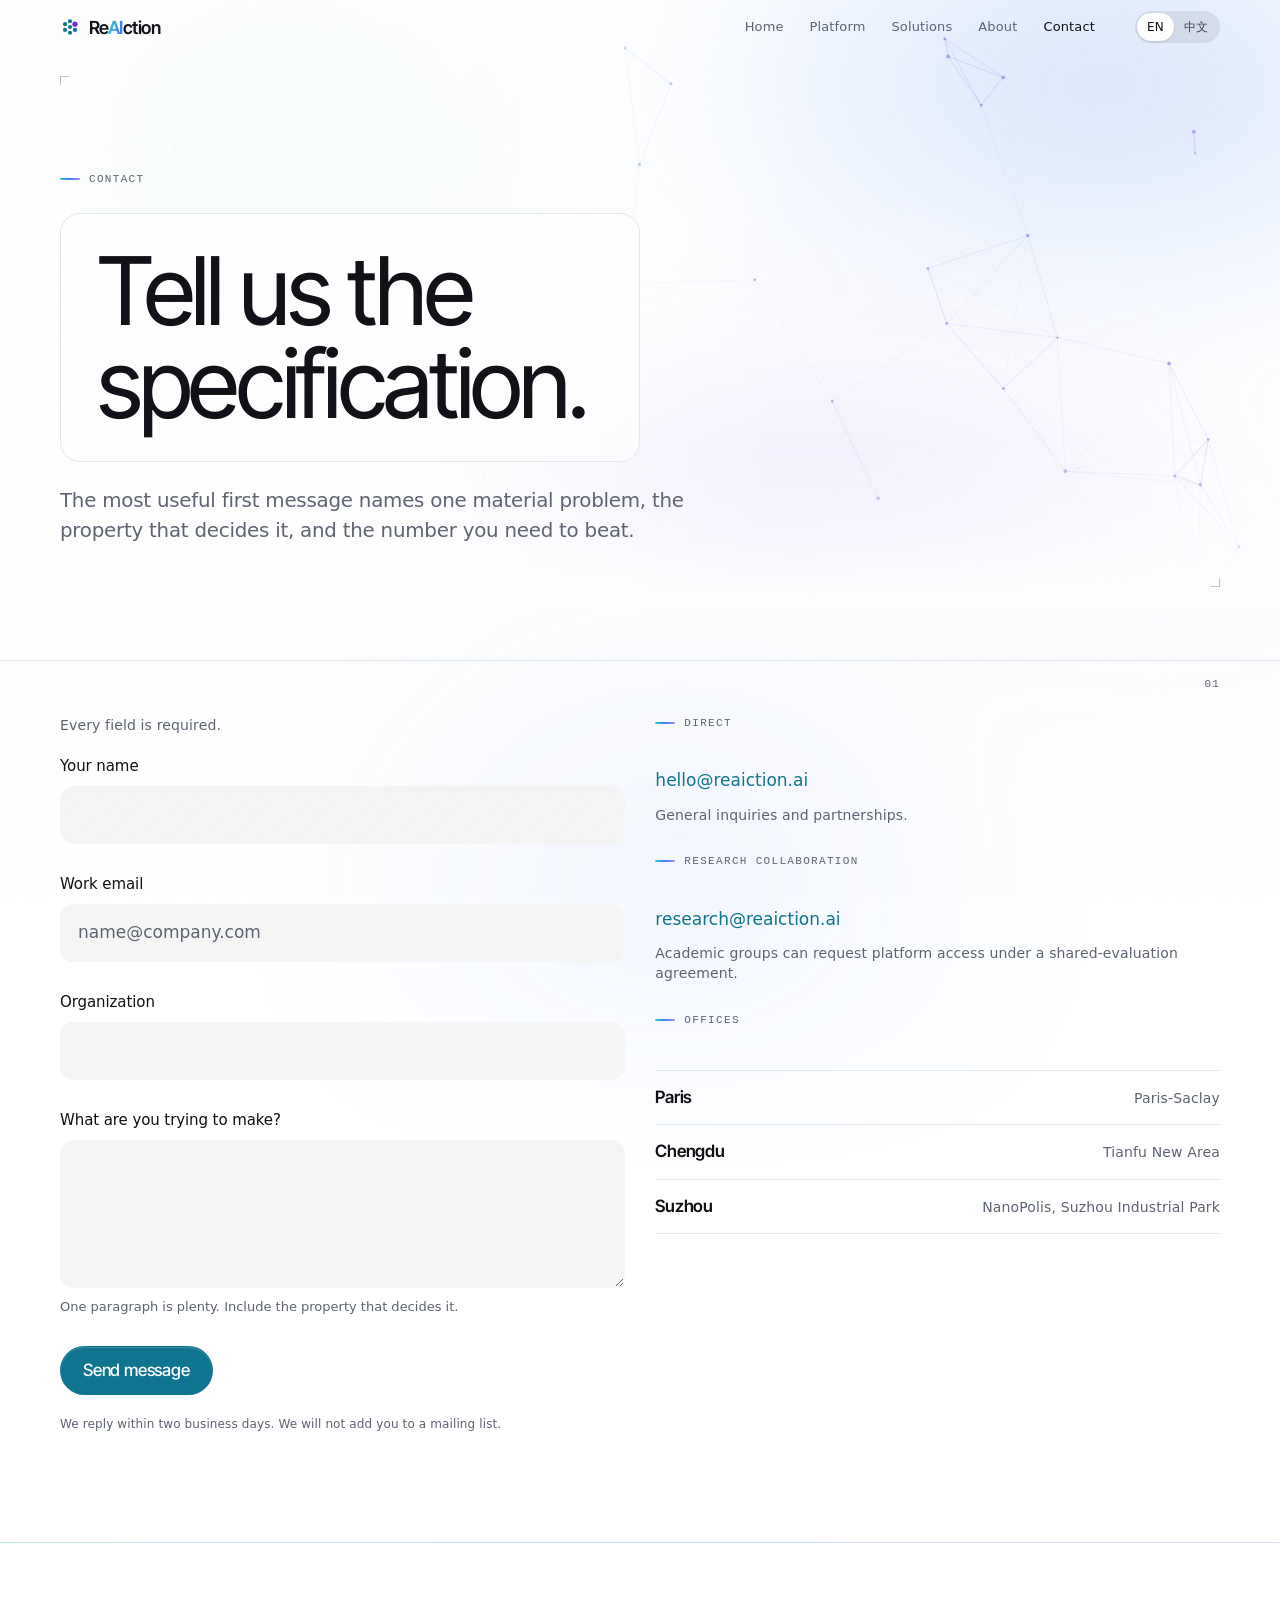
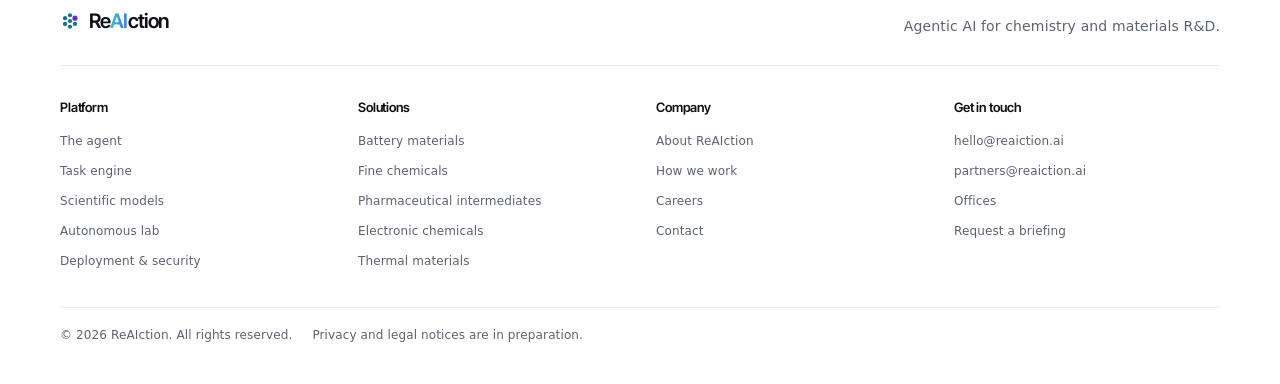
<file: contact.html>
<!DOCTYPE html>
<html lang="en" data-lang="en">
<head>
<meta charset="utf-8">
<meta name="viewport" content="width=device-width, initial-scale=1, viewport-fit=cover">
<title data-en="Contact — ReAIction" data-zh="联系 — 反衍">Contact — ReAIction</title>
<meta name="description" data-en-content="Talk to ReAIction about a materials program." data-zh-content="就材料研发项目与反衍联系。" content="Talk to ReAIction about a materials program.">
<meta name="theme-color" content="#ffffff" media="(prefers-color-scheme: light)">
<meta name="theme-color" content="#000000" media="(prefers-color-scheme: dark)">
<link rel="canonical" href="https://reaiction.github.io/contact.html">
<meta property="og:type" content="website">
<meta property="og:site_name" content="ReAIction">
<meta property="og:title" content="Contact — ReAIction">
<meta property="og:description" content="Talk to ReAIction about a materials program.">
<meta property="og:url" content="https://reaiction.github.io/contact.html">
<meta property="og:image" content="https://reaiction.github.io/assets/img/og.png">
<meta property="og:image:width" content="1200">
<meta property="og:image:height" content="630">
<meta property="og:image:alt" content="ReAIction — the model proposes it, our lab makes it.">
<meta name="twitter:card" content="summary_large_image">
<meta name="twitter:title" content="Contact — ReAIction">
<meta name="twitter:description" content="Talk to ReAIction about a materials program.">
<meta name="twitter:image" content="https://reaiction.github.io/assets/img/og.png">
<link rel="icon" href="assets/img/mark.svg" type="image/svg+xml">
<link rel="apple-touch-icon" href="assets/img/apple-touch-icon.png">
<link rel="preconnect" href="https://fonts.googleapis.com">
<link rel="preconnect" href="https://fonts.gstatic.com" crossorigin>
<link rel="stylesheet" href="https://fonts.googleapis.com/css2?family=Inter+Tight:wght@300..700&display=swap">
<link rel="stylesheet" href="assets/css/reaiction.css">
</head>
<body>
<a class="skip" href="#main" data-en="Skip to content" data-zh="跳到正文">Skip to content</a>
<header class="header">
  <div class="header__in">
    <a class="brand" href="index.html" data-en-aria-label="ReAIction, home" data-zh-aria-label="反衍 ReAIction，首页" aria-label="ReAIction, home">
      <svg class="brand__mark" width="20" height="20" viewBox="0 0 24 24" aria-hidden="true"><circle cx="12.00" cy="5.10" r="2.5" fill="var(--dry)"/><circle cx="17.98" cy="8.55" r="3.1" fill="var(--wet)"/><circle cx="17.98" cy="15.45" r="2.5" fill="var(--dry)"/><circle cx="12.00" cy="18.90" r="2.5" fill="var(--dry)"/><circle cx="6.02" cy="15.45" r="2.5" fill="var(--dry)"/><circle cx="6.02" cy="8.55" r="2.5" fill="var(--dry)"/><circle cx="12" cy="12" r="2.5" fill="var(--dry)"/></svg><span class="brand__word">Re<span class="brand__ai">AI</span>ction</span><span class="brand__zh" aria-hidden="true">反衍</span>
    </a>
    <nav class="nav" data-en-aria-label="Main" data-zh-aria-label="主导航" aria-label="Main"><a href="index.html" data-en="Home" data-zh="首页">Home</a><a href="technology.html" data-en="Platform" data-zh="平台">Platform</a><a href="solutions.html" data-en="Solutions" data-zh="解决方案">Solutions</a><a href="about.html" data-en="About" data-zh="关于">About</a><a href="contact.html" data-en="Contact" data-zh="联系">Contact</a></nav>
    <div class="header__end">
      <div class="lang" role="group" data-en-aria-label="Language" data-zh-aria-label="语言" aria-label="Language">
        <button type="button" data-lang="en" aria-pressed="true">EN</button>
        <button type="button" data-lang="zh" lang="zh-Hans" aria-pressed="false">中文</button>
      </div>
      <button class="burger" type="button" aria-expanded="false" aria-controls="menu"
              data-en-aria-label="Menu" data-zh-aria-label="菜单" aria-label="Menu">
        <span></span><span></span>
      </button>
    </div>
  </div>
</header>
<nav class="sheet" id="menu" data-open="false" data-en-aria-label="Main" data-zh-aria-label="主导航" aria-label="Main"><a href="index.html" data-en="Home" data-zh="首页">Home</a><a href="technology.html" data-en="Platform" data-zh="平台">Platform</a><a href="solutions.html" data-en="Solutions" data-zh="解决方案">Solutions</a><a href="about.html" data-en="About" data-zh="关于">About</a><a href="contact.html" data-en="Contact" data-zh="联系">Contact</a></nav>
<main id="main" tabindex="-1">

<section class="cover" data-cover="short">
  <canvas class="cover__field" aria-hidden="true"></canvas>
  <div class="cover__bloom" aria-hidden="true"></div>
  <div class="cover__scrim" aria-hidden="true"></div>
  <div class="wrap-wide cover__in">
  <p class="eyebrow reveal" data-en="Contact" data-zh="联系">Contact</p>
  <h1 class="display-1 reveal split" data-en="Tell us the specification." data-zh="把规格书告诉我们。">Tell us the specification.</h1>
  <p class="lead measure reveal mt-5"
     data-en="The most useful first message names one material problem, the property that decides it, and the number you need to beat." data-zh="最有用的第一封邮件，会写清：一个材料问题、决定成败的那个性质，以及你们需要超过的那个数。">The most useful first message names one material problem, the property that decides it, and the number you need to beat.</p>

  </div>
  <div class="cover__cue" aria-hidden="true"></div>
</section>

<section class="section" style="padding-top:clamp(32px,4vw,56px)">
  <div class="wrap-wide grid grid-2">
    <form class="stack" id="contact-form" novalidate style="--gap:20px">
      <p class="caption" data-en="Every field is required." data-zh="以下四项均为必填。">Every field is required.</p>
      <div class="field" data-invalid="false"><label for="name" data-en="Your name" data-zh="姓名">Your name</label><input id="name" name="name" type="text" required data-en-required="Enter your name so we know who to reply to." data-zh-required="请填写姓名，方便我们回复。" aria-describedby="name-err" autocomplete="name"><p class="field__error" id="name-err" role="alert"></p></div>
      <div class="field" data-invalid="false"><label for="email" data-en="Work email" data-zh="工作邮箱">Work email</label><input id="email" name="email" type="email" required data-en-required="Enter your work email so we can reply." data-zh-required="请填写工作邮箱，方便我们回复。" placeholder="name@company.com" aria-describedby="email-err" autocomplete="email"><p class="field__error" id="email-err" role="alert"></p></div>
      <div class="field" data-invalid="false"><label for="company" data-en="Organization" data-zh="单位名称">Organization</label><input id="company" name="company" type="text" required data-en-required="Enter your organization." data-zh-required="请填写单位名称。" aria-describedby="company-err" autocomplete="organization"><p class="field__error" id="company-err" role="alert"></p></div>
      <div class="field" data-invalid="false"><label for="message" data-en="What are you trying to make?" data-zh="你们想做出什么？">What are you trying to make?</label><textarea id="message" name="message" required data-en-required="Describe what you are trying to make — one paragraph is enough." data-zh-required="请写一段话说明你们想做出什么。" aria-describedby="message-hint message-err"></textarea><p class="field__hint" id="message-hint" data-en="One paragraph is plenty. Include the property that decides it." data-zh="一段话足够。请写上决定成败的那个性质。">One paragraph is plenty. Include the property that decides it.</p><p class="field__error" id="message-err" role="alert"></p></div>
      <div class="actions">
        <button class="btn btn--primary" type="submit" data-en="Send message" data-zh="发送">Send message</button>
      </div>
      <p class="caption" id="form-status" role="status" tabindex="-1" hidden></p>
      <p class="legal"
         data-en="We reply within two business days. We will not add you to a mailing list." data-zh="我们会在两个工作日内回复，并且不会把你们加进邮件列表。">We reply within two business days. We will not add you to a mailing list.</p>
    </form>

    <div class="stack" style="--gap:28px">
      <div class="stack" style="--gap:10px">
        <h2 class="eyebrow" data-en="Direct" data-zh="直接联系">Direct</h2>
        <p class="body"><a class="link-inline" href="mailto:hello@reaiction.ai">hello@reaiction.ai</a></p>
        <p class="caption" data-en="General inquiries and partnerships." data-zh="一般垂询与合作。">General inquiries and partnerships.</p>
      </div>
      <div class="stack" style="--gap:10px">
        <h2 class="eyebrow" data-en="Research collaboration" data-zh="科研合作">Research collaboration</h2>
        <p class="body"><a class="link-inline" href="mailto:research@reaiction.ai">research@reaiction.ai</a></p>
        <p class="caption" data-en="Academic groups can request platform access under a shared-evaluation agreement." data-zh="学术团队可在共享评测协议下申请平台使用权限。">Academic groups can request platform access under a shared-evaluation agreement.</p>
      </div>
      <div class="stack" style="--gap:16px" id="offices">
        <h2 class="eyebrow" data-en="Offices" data-zh="办公地点">Offices</h2>
        <ul class="rowlist"><li><b data-en="Paris" data-zh="巴黎">Paris</b><span data-en="Paris-Saclay" data-zh="巴黎-萨克雷">Paris-Saclay</span></li><li><b data-en="Chengdu" data-zh="成都">Chengdu</b><span data-en="Tianfu New Area" data-zh="天府新区">Tianfu New Area</span></li><li><b data-en="Suzhou" data-zh="苏州">Suzhou</b><span data-en="NanoPolis, Suzhou Industrial Park" data-zh="苏州工业园区纳米城">NanoPolis, Suzhou Industrial Park</span></li></ul>
      </div>
    </div>
  </div>
</section>
</main>
<footer class="footer">
  <div class="wrap-wide">
    <div class="footer__top">
      <a class="brand" href="index.html" data-en-aria-label="ReAIction, home" data-zh-aria-label="反衍 ReAIction，首页" aria-label="ReAIction, home"><svg class="brand__mark" width="20" height="20" viewBox="0 0 24 24" aria-hidden="true"><circle cx="12.00" cy="5.10" r="2.5" fill="var(--dry)"/><circle cx="17.98" cy="8.55" r="3.1" fill="var(--wet)"/><circle cx="17.98" cy="15.45" r="2.5" fill="var(--dry)"/><circle cx="12.00" cy="18.90" r="2.5" fill="var(--dry)"/><circle cx="6.02" cy="15.45" r="2.5" fill="var(--dry)"/><circle cx="6.02" cy="8.55" r="2.5" fill="var(--dry)"/><circle cx="12" cy="12" r="2.5" fill="var(--dry)"/></svg><span class="brand__word">Re<span class="brand__ai">AI</span>ction</span><span class="brand__zh" aria-hidden="true">反衍</span></a>
      <p class="caption" data-en="Agentic AI for chemistry and materials R&amp;D." data-zh="面向化学与材料研发的智能体 AI。">Agentic AI for chemistry and materials R&amp;D.</p>
    </div>
    <div class="footer__cols"><div><h3 data-en="Platform" data-zh="平台">Platform</h3><ul><li><a href="technology.html" data-en="The agent" data-zh="智能体">The agent</a></li><li><a href="technology.html#engine" data-en="Task engine" data-zh="任务引擎">Task engine</a></li><li><a href="technology.html#models" data-en="Scientific models" data-zh="科学模型">Scientific models</a></li><li><a href="technology.html#lab" data-en="Autonomous lab" data-zh="自主实验室">Autonomous lab</a></li><li><a href="technology.html#deploy" data-en="Deployment &amp; security" data-zh="部署与安全">Deployment &amp; security</a></li></ul></div><div><h3 data-en="Solutions" data-zh="解决方案">Solutions</h3><ul><li><a href="solutions.html#battery" data-en="Battery materials" data-zh="电池材料">Battery materials</a></li><li><a href="solutions.html#fine" data-en="Fine chemicals" data-zh="精细化工">Fine chemicals</a></li><li><a href="solutions.html#pharma" data-en="Pharmaceutical intermediates" data-zh="医药中间体">Pharmaceutical intermediates</a></li><li><a href="solutions.html#electronic" data-en="Electronic chemicals" data-zh="电子化学品">Electronic chemicals</a></li><li><a href="solutions.html#thermal" data-en="Thermal materials" data-zh="热管理材料">Thermal materials</a></li></ul></div><div><h3 data-en="Company" data-zh="公司">Company</h3><ul><li><a href="about.html" data-en="About ReAIction" data-zh="关于反衍">About ReAIction</a></li><li><a href="about.html#values" data-en="How we work" data-zh="我们怎么做事">How we work</a></li><li><a href="about.html#careers" data-en="Careers" data-zh="招聘">Careers</a></li><li><a href="contact.html" data-en="Contact" data-zh="联系我们">Contact</a></li></ul></div><div><h3 data-en="Get in touch" data-zh="联系方式">Get in touch</h3><ul><li><a href="mailto:hello@reaiction.ai" data-en="hello@reaiction.ai" data-zh="hello@reaiction.ai">hello@reaiction.ai</a></li><li><a href="mailto:partners@reaiction.ai" data-en="partners@reaiction.ai" data-zh="partners@reaiction.ai">partners@reaiction.ai</a></li><li><a href="contact.html#offices" data-en="Offices" data-zh="办公地点">Offices</a></li><li><a href="contact.html" data-en="Request a briefing" data-zh="预约介绍会">Request a briefing</a></li></ul></div></div>
    <div class="footer__base">
      <p class="legal" data-en="© 2026 ReAIction. All rights reserved." data-zh="© 2026 反衍科技。保留所有权利。">© 2026 ReAIction. All rights reserved.</p>
      <p class="legal" data-en="Privacy and legal notices are in preparation." data-zh="隐私政策与法律声明编制中。">Privacy and legal notices are in preparation.</p>
      <!-- Social links intentionally omitted until the accounts exist. -->

    </div>
  </div>
</footer>
<script src="assets/js/reaiction.js"></script>
</body>
</html>
</file>
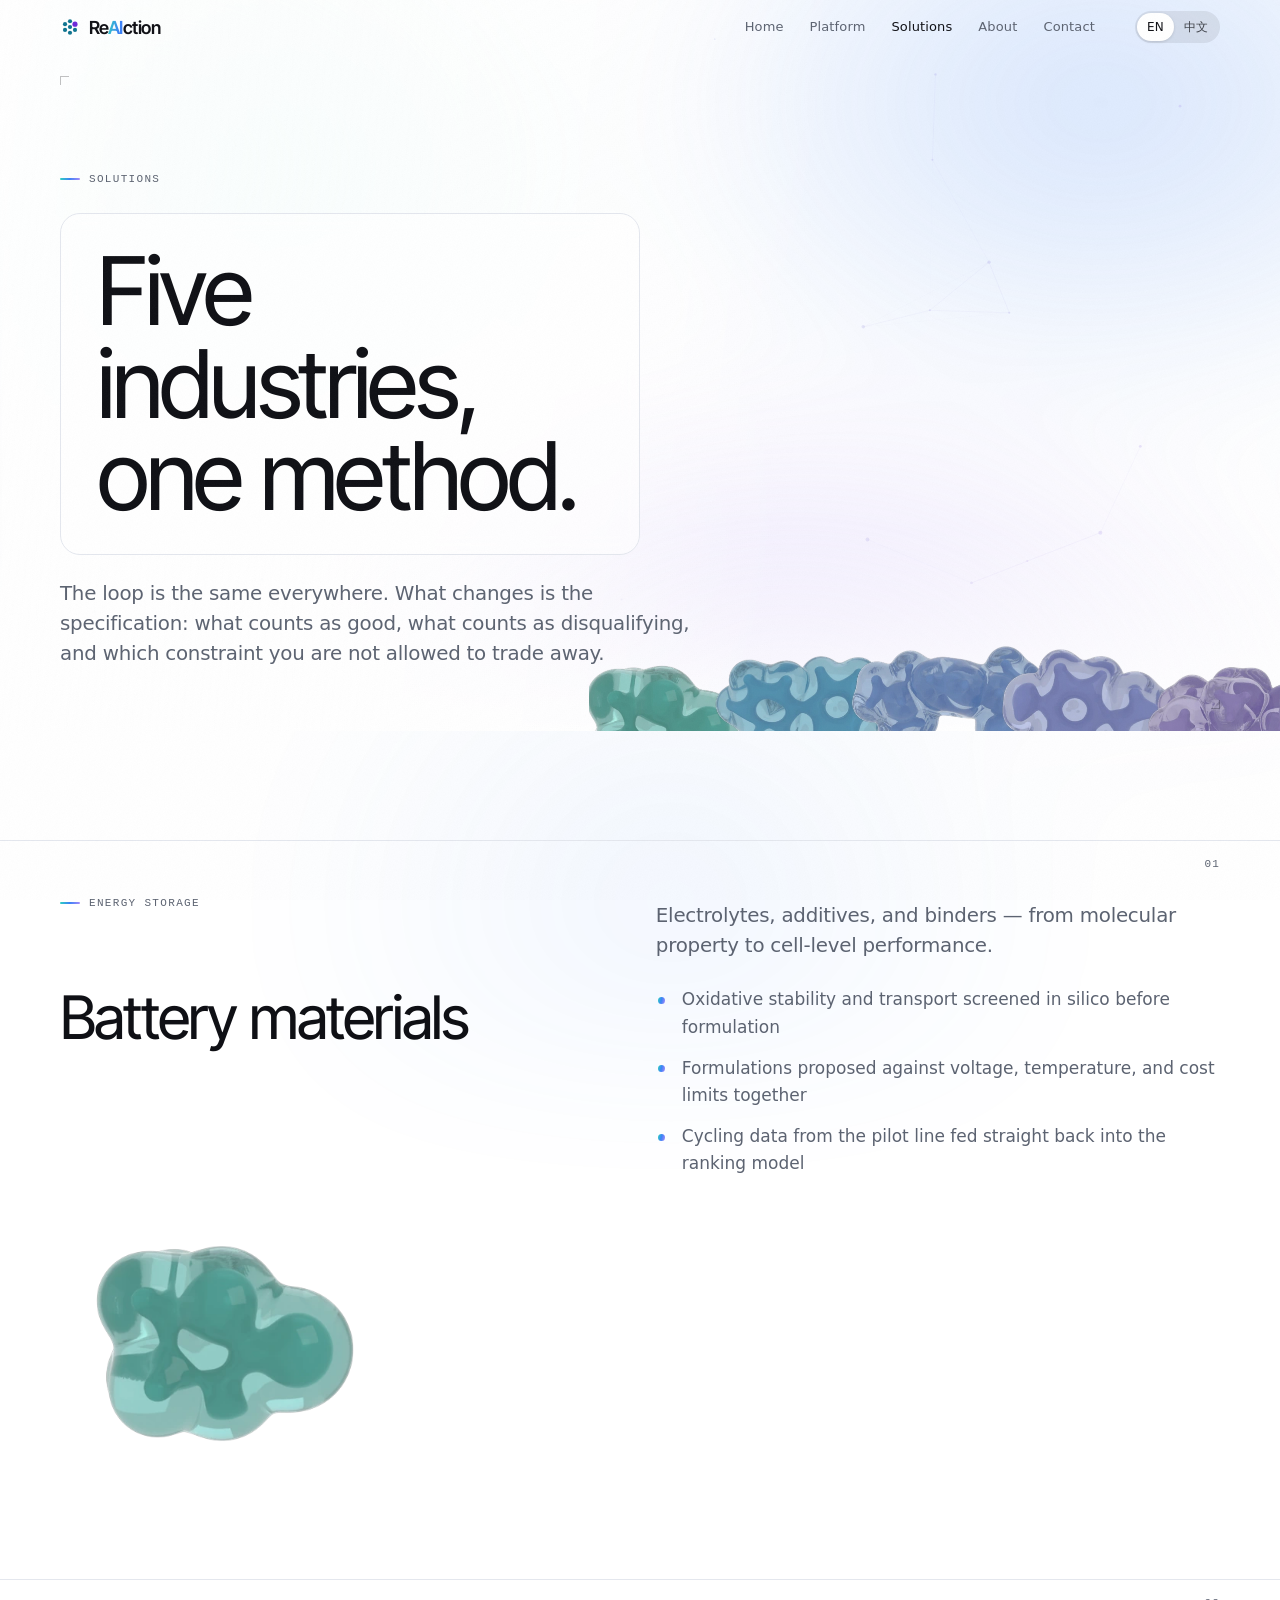
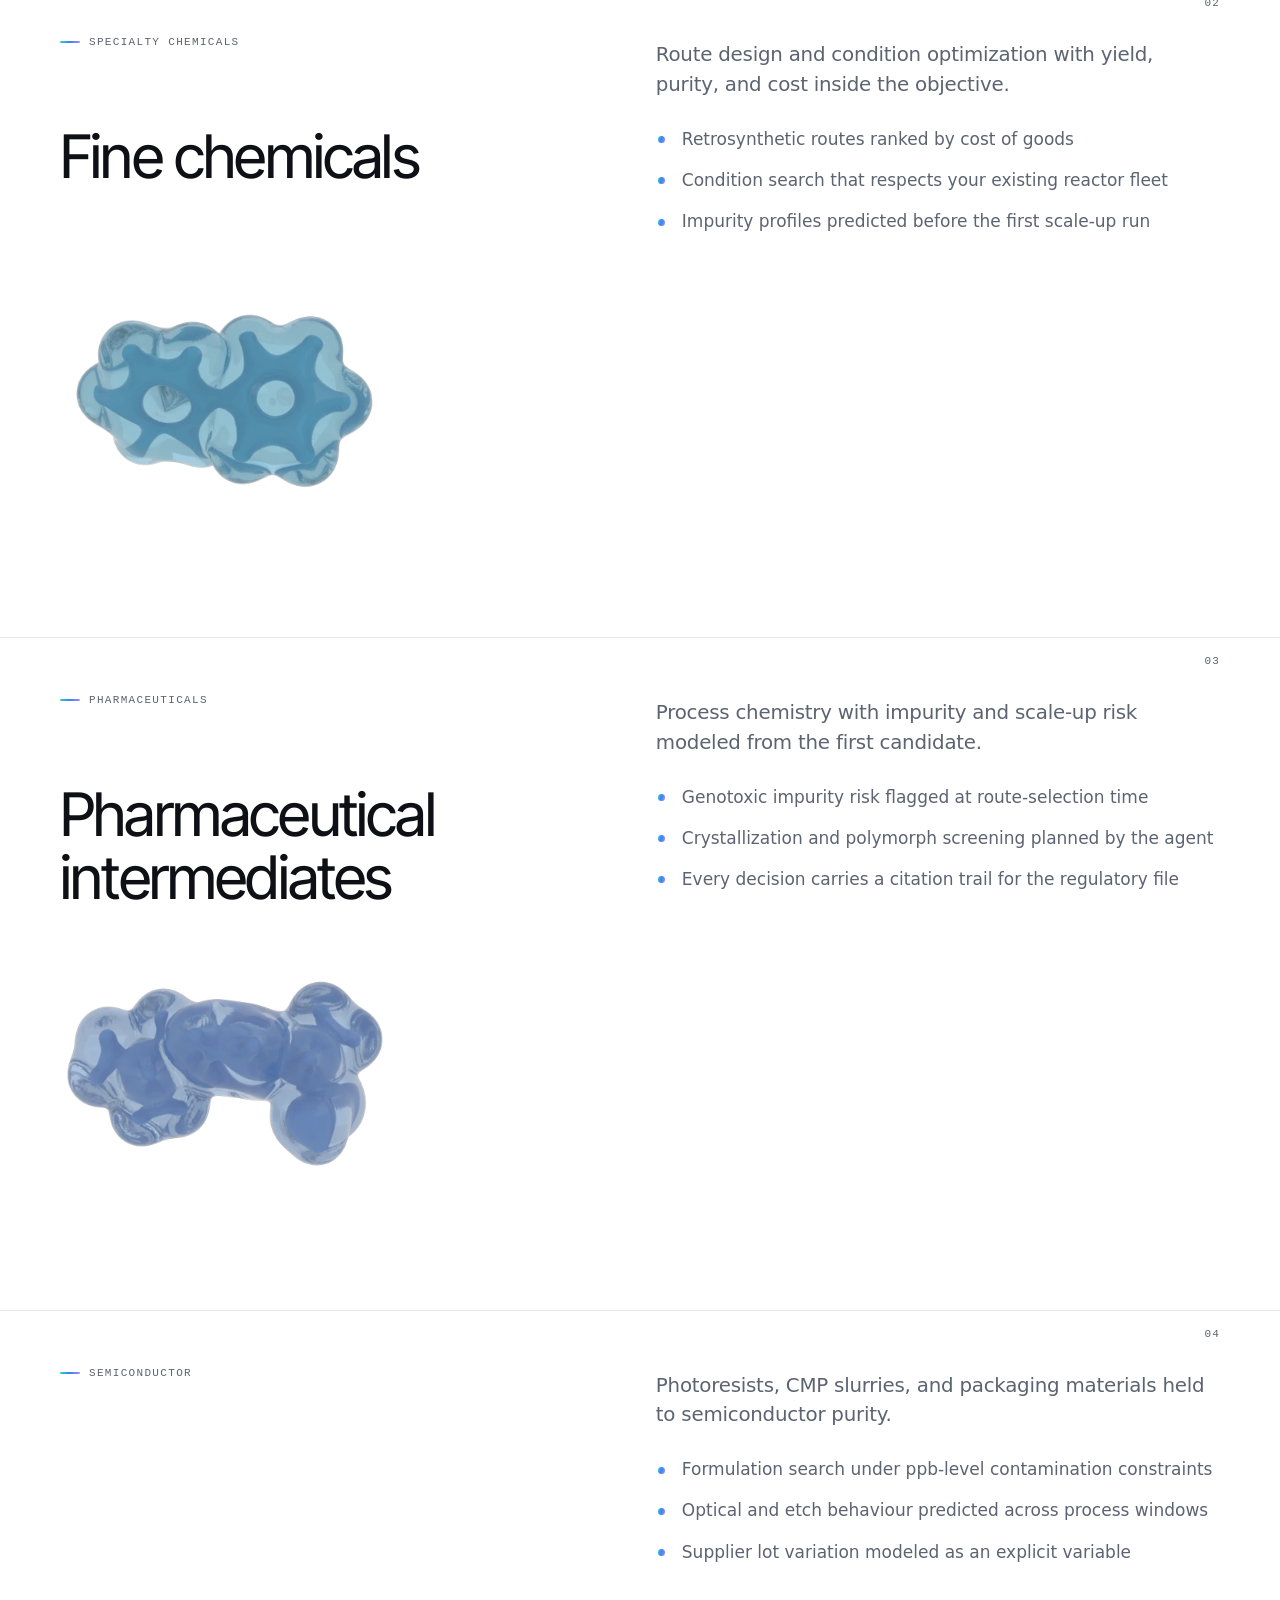
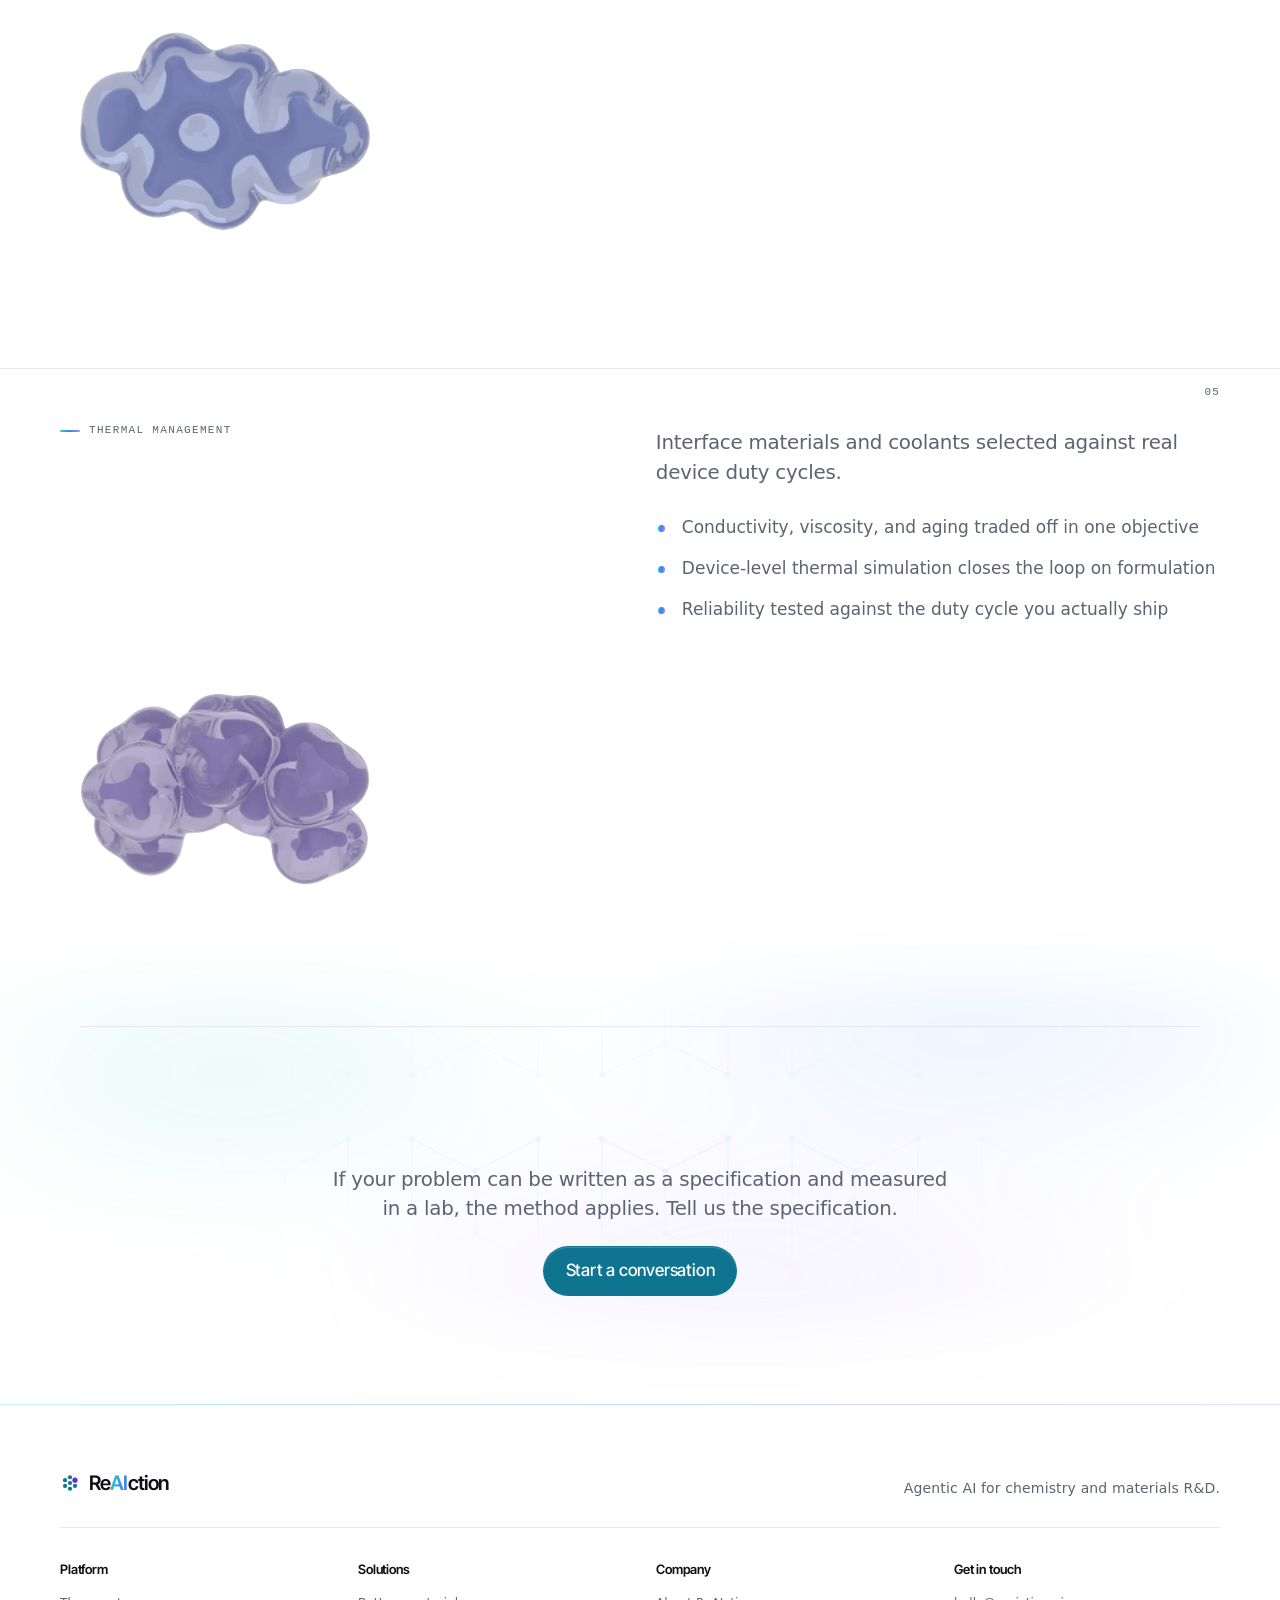
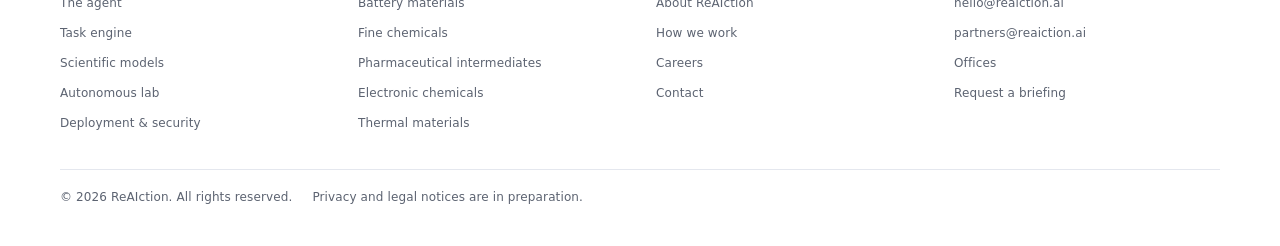
<file: solutions.html>
<!DOCTYPE html>
<html lang="en" data-lang="en">
<head>
<meta charset="utf-8">
<meta name="viewport" content="width=device-width, initial-scale=1, viewport-fit=cover">
<title data-en="Solutions — ReAIction" data-zh="解决方案 — 反衍">Solutions — ReAIction</title>
<meta name="description" data-en-content="Battery materials, fine chemicals, pharmaceutical intermediates, electronic chemicals, and thermal materials." data-zh-content="电池材料、精细化工、医药中间体、电子化学品与热管理材料。" content="Battery materials, fine chemicals, pharmaceutical intermediates, electronic chemicals, and thermal materials.">
<meta name="theme-color" content="#ffffff" media="(prefers-color-scheme: light)">
<meta name="theme-color" content="#000000" media="(prefers-color-scheme: dark)">
<link rel="canonical" href="https://reaiction.github.io/solutions.html">
<meta property="og:type" content="website">
<meta property="og:site_name" content="ReAIction">
<meta property="og:title" content="Solutions — ReAIction">
<meta property="og:description" content="Battery materials, fine chemicals, pharmaceutical intermediates, electronic chemicals, and thermal materials.">
<meta property="og:url" content="https://reaiction.github.io/solutions.html">
<meta property="og:image" content="https://reaiction.github.io/assets/img/og.png">
<meta property="og:image:width" content="1200">
<meta property="og:image:height" content="630">
<meta property="og:image:alt" content="ReAIction — the model proposes it, our lab makes it.">
<meta name="twitter:card" content="summary_large_image">
<meta name="twitter:title" content="Solutions — ReAIction">
<meta name="twitter:description" content="Battery materials, fine chemicals, pharmaceutical intermediates, electronic chemicals, and thermal materials.">
<meta name="twitter:image" content="https://reaiction.github.io/assets/img/og.png">
<link rel="icon" href="assets/img/mark.svg" type="image/svg+xml">
<link rel="apple-touch-icon" href="assets/img/apple-touch-icon.png">
<link rel="preconnect" href="https://fonts.googleapis.com">
<link rel="preconnect" href="https://fonts.gstatic.com" crossorigin>
<link rel="stylesheet" href="https://fonts.googleapis.com/css2?family=Inter+Tight:wght@300..700&display=swap">
<link rel="stylesheet" href="assets/css/reaiction.css">
</head>
<body>
<a class="skip" href="#main" data-en="Skip to content" data-zh="跳到正文">Skip to content</a>
<header class="header">
  <div class="header__in">
    <a class="brand" href="index.html" data-en-aria-label="ReAIction, home" data-zh-aria-label="反衍 ReAIction，首页" aria-label="ReAIction, home">
      <svg class="brand__mark" width="20" height="20" viewBox="0 0 24 24" aria-hidden="true"><circle cx="12.00" cy="5.10" r="2.5" fill="var(--dry)"/><circle cx="17.98" cy="8.55" r="3.1" fill="var(--wet)"/><circle cx="17.98" cy="15.45" r="2.5" fill="var(--dry)"/><circle cx="12.00" cy="18.90" r="2.5" fill="var(--dry)"/><circle cx="6.02" cy="15.45" r="2.5" fill="var(--dry)"/><circle cx="6.02" cy="8.55" r="2.5" fill="var(--dry)"/><circle cx="12" cy="12" r="2.5" fill="var(--dry)"/></svg><span class="brand__word">Re<span class="brand__ai">AI</span>ction</span><span class="brand__zh" aria-hidden="true">反衍</span>
    </a>
    <nav class="nav" data-en-aria-label="Main" data-zh-aria-label="主导航" aria-label="Main"><a href="index.html" data-en="Home" data-zh="首页">Home</a><a href="technology.html" data-en="Platform" data-zh="平台">Platform</a><a href="solutions.html" data-en="Solutions" data-zh="解决方案">Solutions</a><a href="about.html" data-en="About" data-zh="关于">About</a><a href="contact.html" data-en="Contact" data-zh="联系">Contact</a></nav>
    <div class="header__end">
      <div class="lang" role="group" data-en-aria-label="Language" data-zh-aria-label="语言" aria-label="Language">
        <button type="button" data-lang="en" aria-pressed="true">EN</button>
        <button type="button" data-lang="zh" lang="zh-Hans" aria-pressed="false">中文</button>
      </div>
      <button class="burger" type="button" aria-expanded="false" aria-controls="menu"
              data-en-aria-label="Menu" data-zh-aria-label="菜单" aria-label="Menu">
        <span></span><span></span>
      </button>
    </div>
  </div>
</header>
<nav class="sheet" id="menu" data-open="false" data-en-aria-label="Main" data-zh-aria-label="主导航" aria-label="Main"><a href="index.html" data-en="Home" data-zh="首页">Home</a><a href="technology.html" data-en="Platform" data-zh="平台">Platform</a><a href="solutions.html" data-en="Solutions" data-zh="解决方案">Solutions</a><a href="about.html" data-en="About" data-zh="关于">About</a><a href="contact.html" data-en="Contact" data-zh="联系">Contact</a></nav>
<main id="main" tabindex="-1">

<section class="cover" data-cover="short" id="cover-solutions">
  <canvas class="cover__field" aria-hidden="true"></canvas>
  <div class="cover__bloom" aria-hidden="true"></div>
  <div class="cover__scrim" aria-hidden="true"></div>
  <div class="cover__obj" aria-hidden="true"></div>
  <div class="wrap-wide cover__in">
  <p class="eyebrow reveal" data-en="Solutions" data-zh="解决方案">Solutions</p>
  <h1 class="display-1 reveal split"
      data-en="Five industries, one method." data-zh="五个行业，同一套方法。">Five industries, one method.</h1>
  <p class="lead measure reveal mt-5"
     data-en="The loop is the same everywhere. What changes is the specification: what counts as good, what counts as disqualifying, and which constraint you are not allowed to trade away." data-zh="闭环在哪里都一样，不一样的是规格书：什么算好，什么算出局，以及哪条约束绝对不能拿来交换。">The loop is the same everywhere. What changes is the specification: what counts as good, what counts as disqualifying, and which constraint you are not allowed to trade away.</p>

  </div>
  <div class="cover__cue" aria-hidden="true"></div>
</section>
<section class="section section--split" id="battery">
  <div class="wrap-wide">
    <p class="eyebrow reveal" data-en="Energy storage" data-zh="储能">Energy storage</p>
    <h2 class="display-2 reveal split" data-en="Battery materials" data-zh="电池材料">Battery materials</h2>
    <p class="lead measure reveal mt-5" data-en="Electrolytes, additives, and binders — from molecular property to cell-level performance." data-zh="电解液、添加剂与粘结剂——从分子性质一路推到电芯级表现。">Electrolytes, additives, and binders — from molecular property to cell-level performance.</p>
    <ul class="stack reveal" style="--gap:14px;margin-top:34px;max-width:62ch"><li class="body" data-en="Oxidative stability and transport screened in silico before formulation" data-zh="配方前先在计算侧筛查氧化稳定性与传输性质">Oxidative stability and transport screened in silico before formulation</li><li class="body" data-en="Formulations proposed against voltage, temperature, and cost limits together" data-zh="在电压、温度与成本约束下同时提出配方">Formulations proposed against voltage, temperature, and cost limits together</li><li class="body" data-en="Cycling data from the pilot line fed straight back into the ranking model" data-zh="中试线循环数据直接回流到排序模型">Cycling data from the pilot line fed straight back into the ranking model</li></ul>
  </div>
</section>
<section class="section section--split" id="fine">
  <div class="wrap-wide">
    <p class="eyebrow reveal" data-en="Specialty chemicals" data-zh="精细化学品">Specialty chemicals</p>
    <h2 class="display-2 reveal split" data-en="Fine chemicals" data-zh="精细化工">Fine chemicals</h2>
    <p class="lead measure reveal mt-5" data-en="Route design and condition optimization with yield, purity, and cost inside the objective." data-zh="路线设计与条件优化，把收率、纯度与成本一并写进目标函数。">Route design and condition optimization with yield, purity, and cost inside the objective.</p>
    <ul class="stack reveal" style="--gap:14px;margin-top:34px;max-width:62ch"><li class="body" data-en="Retrosynthetic routes ranked by cost of goods" data-zh="逆合成路线按综合生产成本（COGS）排序，而不只是看步数">Retrosynthetic routes ranked by cost of goods</li><li class="body" data-en="Condition search that respects your existing reactor fleet" data-zh="条件搜索会匹配你们现有的反应釜配置">Condition search that respects your existing reactor fleet</li><li class="body" data-en="Impurity profiles predicted before the first scale-up run" data-zh="首次放大前即预测杂质谱">Impurity profiles predicted before the first scale-up run</li></ul>
  </div>
</section>
<section class="section section--split" id="pharma">
  <div class="wrap-wide">
    <p class="eyebrow reveal" data-en="Pharmaceuticals" data-zh="制药">Pharmaceuticals</p>
    <h2 class="display-2 reveal split" data-en="Pharmaceutical intermediates" data-zh="医药中间体">Pharmaceutical intermediates</h2>
    <p class="lead measure reveal mt-5" data-en="Process chemistry with impurity and scale-up risk modeled from the first candidate." data-zh="工艺化学：从第一个候选开始就对杂质与放大风险建模。">Process chemistry with impurity and scale-up risk modeled from the first candidate.</p>
    <ul class="stack reveal" style="--gap:14px;margin-top:34px;max-width:62ch"><li class="body" data-en="Genotoxic impurity risk flagged at route-selection time" data-zh="在选路线阶段即标记基因毒性杂质风险">Genotoxic impurity risk flagged at route-selection time</li><li class="body" data-en="Crystallization and polymorph screening planned by the agent" data-zh="结晶与晶型筛选由智能体规划">Crystallization and polymorph screening planned by the agent</li><li class="body" data-en="Every decision carries a citation trail for the regulatory file" data-zh="每个决策都带可追溯引用，供注册资料使用">Every decision carries a citation trail for the regulatory file</li></ul>
  </div>
</section>
<section class="section section--split" id="electronic">
  <div class="wrap-wide">
    <p class="eyebrow reveal" data-en="Semiconductor" data-zh="半导体">Semiconductor</p>
    <h2 class="display-2 reveal split" data-en="Electronic chemicals" data-zh="电子化学品">Electronic chemicals</h2>
    <p class="lead measure reveal mt-5" data-en="Photoresists, CMP slurries, and packaging materials held to semiconductor purity." data-zh="光刻胶、CMP 抛光液与封装材料，按半导体级纯度要求约束。">Photoresists, CMP slurries, and packaging materials held to semiconductor purity.</p>
    <ul class="stack reveal" style="--gap:14px;margin-top:34px;max-width:62ch"><li class="body" data-en="Formulation search under ppb-level contamination constraints" data-zh="在 ppb 级污染约束下做配方搜索">Formulation search under ppb-level contamination constraints</li><li class="body" data-en="Optical and etch behaviour predicted across process windows" data-zh="跨工艺窗口预测光学与刻蚀行为">Optical and etch behaviour predicted across process windows</li><li class="body" data-en="Supplier lot variation modeled as an explicit variable" data-zh="把供应商批次波动作为显式变量建模">Supplier lot variation modeled as an explicit variable</li></ul>
  </div>
</section>
<section class="section section--split" id="thermal">
  <div class="wrap-wide">
    <p class="eyebrow reveal" data-en="Thermal management" data-zh="热管理">Thermal management</p>
    <h2 class="display-2 reveal split" data-en="Thermal materials" data-zh="热管理材料">Thermal materials</h2>
    <p class="lead measure reveal mt-5" data-en="Interface materials and coolants selected against real device duty cycles." data-zh="界面材料与冷却液，按真实器件工况选型。">Interface materials and coolants selected against real device duty cycles.</p>
    <ul class="stack reveal" style="--gap:14px;margin-top:34px;max-width:62ch"><li class="body" data-en="Conductivity, viscosity, and aging traded off in one objective" data-zh="导热、粘度与老化在同一目标下权衡">Conductivity, viscosity, and aging traded off in one objective</li><li class="body" data-en="Device-level thermal simulation closes the loop on formulation" data-zh="器件级热仿真把配方闭环">Device-level thermal simulation closes the loop on formulation</li><li class="body" data-en="Reliability tested against the duty cycle you actually ship" data-zh="按你们真正出货的工况做可靠性验证">Reliability tested against the duty cycle you actually ship</li></ul>
  </div>
</section>

<section class="section section--feature glow">
  <div class="wrap center stack" style="--gap:22px">
    <h2 class="display-2 split" data-en="Not on this list?" data-zh="不在这份清单上？">Not on this list?</h2>
    <p class="lead measure center"
       data-en="If your problem can be written as a specification and measured in a lab, the method applies. Tell us the specification." data-zh="只要问题能写成规格书、并能在实验室里被测量，这套方法就适用。把规格书告诉我们。">If your problem can be written as a specification and measured in a lab, the method applies. Tell us the specification.</p>
    <div class="actions" style="justify-content:center">
      <a class="btn btn--primary" href="contact.html" data-en="Start a conversation" data-zh="开始沟通">Start a conversation</a>
    </div>
  </div>
</section>
</main>
<footer class="footer">
  <div class="wrap-wide">
    <div class="footer__top">
      <a class="brand" href="index.html" data-en-aria-label="ReAIction, home" data-zh-aria-label="反衍 ReAIction，首页" aria-label="ReAIction, home"><svg class="brand__mark" width="20" height="20" viewBox="0 0 24 24" aria-hidden="true"><circle cx="12.00" cy="5.10" r="2.5" fill="var(--dry)"/><circle cx="17.98" cy="8.55" r="3.1" fill="var(--wet)"/><circle cx="17.98" cy="15.45" r="2.5" fill="var(--dry)"/><circle cx="12.00" cy="18.90" r="2.5" fill="var(--dry)"/><circle cx="6.02" cy="15.45" r="2.5" fill="var(--dry)"/><circle cx="6.02" cy="8.55" r="2.5" fill="var(--dry)"/><circle cx="12" cy="12" r="2.5" fill="var(--dry)"/></svg><span class="brand__word">Re<span class="brand__ai">AI</span>ction</span><span class="brand__zh" aria-hidden="true">反衍</span></a>
      <p class="caption" data-en="Agentic AI for chemistry and materials R&amp;D." data-zh="面向化学与材料研发的智能体 AI。">Agentic AI for chemistry and materials R&amp;D.</p>
    </div>
    <div class="footer__cols"><div><h3 data-en="Platform" data-zh="平台">Platform</h3><ul><li><a href="technology.html" data-en="The agent" data-zh="智能体">The agent</a></li><li><a href="technology.html#engine" data-en="Task engine" data-zh="任务引擎">Task engine</a></li><li><a href="technology.html#models" data-en="Scientific models" data-zh="科学模型">Scientific models</a></li><li><a href="technology.html#lab" data-en="Autonomous lab" data-zh="自主实验室">Autonomous lab</a></li><li><a href="technology.html#deploy" data-en="Deployment &amp; security" data-zh="部署与安全">Deployment &amp; security</a></li></ul></div><div><h3 data-en="Solutions" data-zh="解决方案">Solutions</h3><ul><li><a href="solutions.html#battery" data-en="Battery materials" data-zh="电池材料">Battery materials</a></li><li><a href="solutions.html#fine" data-en="Fine chemicals" data-zh="精细化工">Fine chemicals</a></li><li><a href="solutions.html#pharma" data-en="Pharmaceutical intermediates" data-zh="医药中间体">Pharmaceutical intermediates</a></li><li><a href="solutions.html#electronic" data-en="Electronic chemicals" data-zh="电子化学品">Electronic chemicals</a></li><li><a href="solutions.html#thermal" data-en="Thermal materials" data-zh="热管理材料">Thermal materials</a></li></ul></div><div><h3 data-en="Company" data-zh="公司">Company</h3><ul><li><a href="about.html" data-en="About ReAIction" data-zh="关于反衍">About ReAIction</a></li><li><a href="about.html#values" data-en="How we work" data-zh="我们怎么做事">How we work</a></li><li><a href="about.html#careers" data-en="Careers" data-zh="招聘">Careers</a></li><li><a href="contact.html" data-en="Contact" data-zh="联系我们">Contact</a></li></ul></div><div><h3 data-en="Get in touch" data-zh="联系方式">Get in touch</h3><ul><li><a href="mailto:hello@reaiction.ai" data-en="hello@reaiction.ai" data-zh="hello@reaiction.ai">hello@reaiction.ai</a></li><li><a href="mailto:partners@reaiction.ai" data-en="partners@reaiction.ai" data-zh="partners@reaiction.ai">partners@reaiction.ai</a></li><li><a href="contact.html#offices" data-en="Offices" data-zh="办公地点">Offices</a></li><li><a href="contact.html" data-en="Request a briefing" data-zh="预约介绍会">Request a briefing</a></li></ul></div></div>
    <div class="footer__base">
      <p class="legal" data-en="© 2026 ReAIction. All rights reserved." data-zh="© 2026 反衍科技。保留所有权利。">© 2026 ReAIction. All rights reserved.</p>
      <p class="legal" data-en="Privacy and legal notices are in preparation." data-zh="隐私政策与法律声明编制中。">Privacy and legal notices are in preparation.</p>
      <!-- Social links intentionally omitted until the accounts exist. -->

    </div>
  </div>
</footer>
<script src="assets/js/reaiction.js"></script>
</body>
</html>
</file>
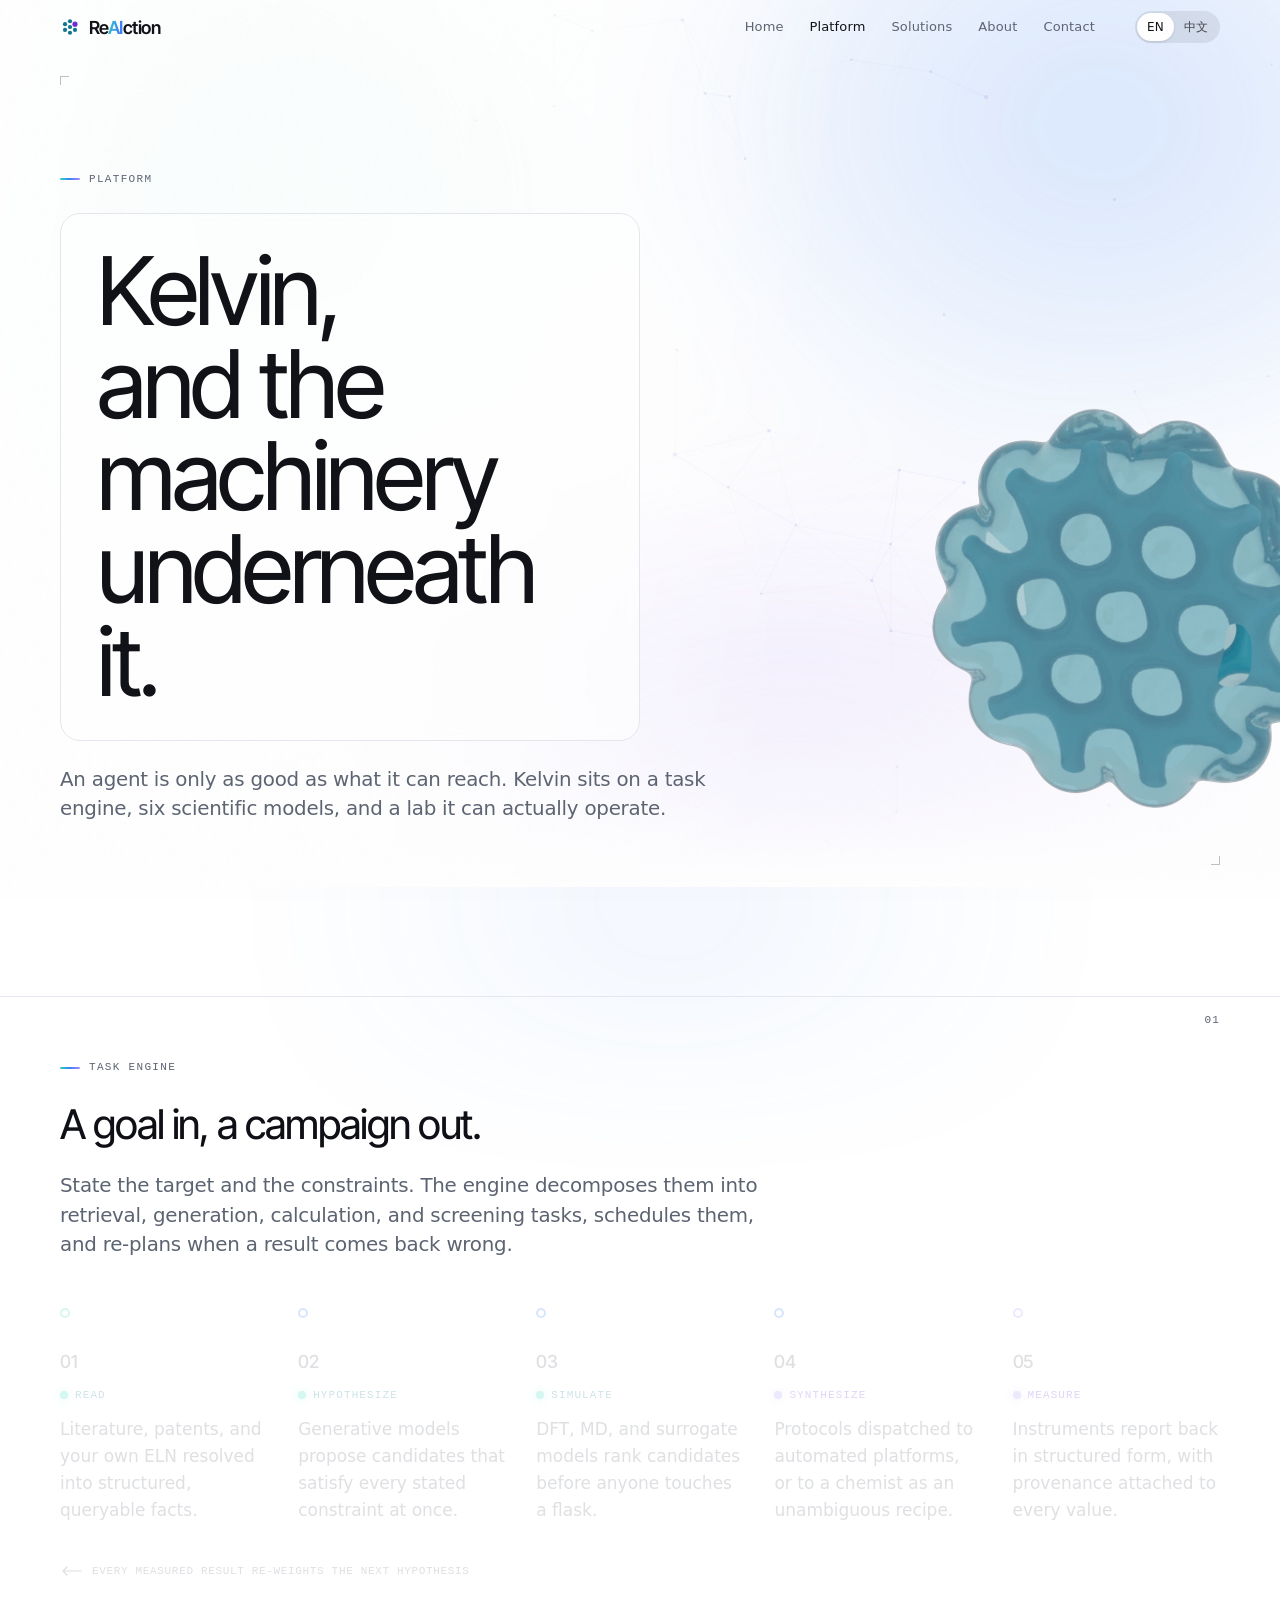
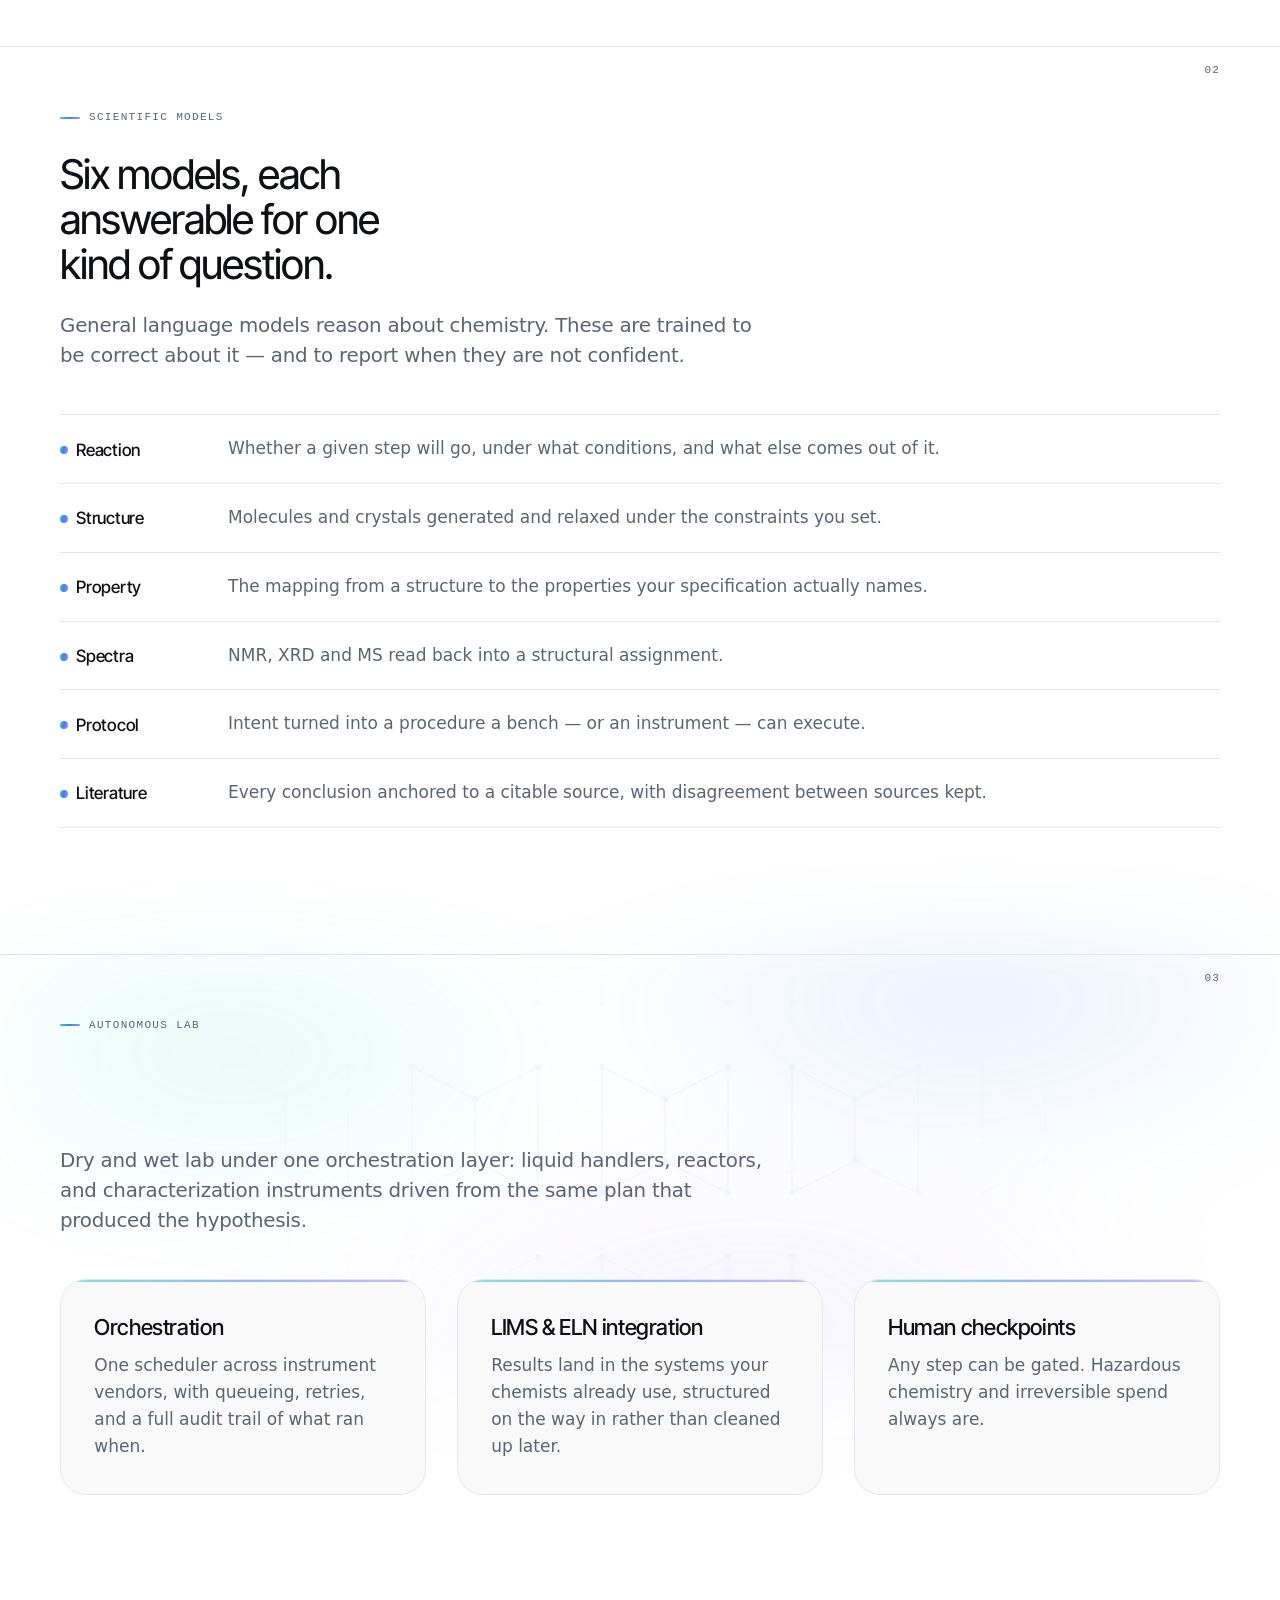
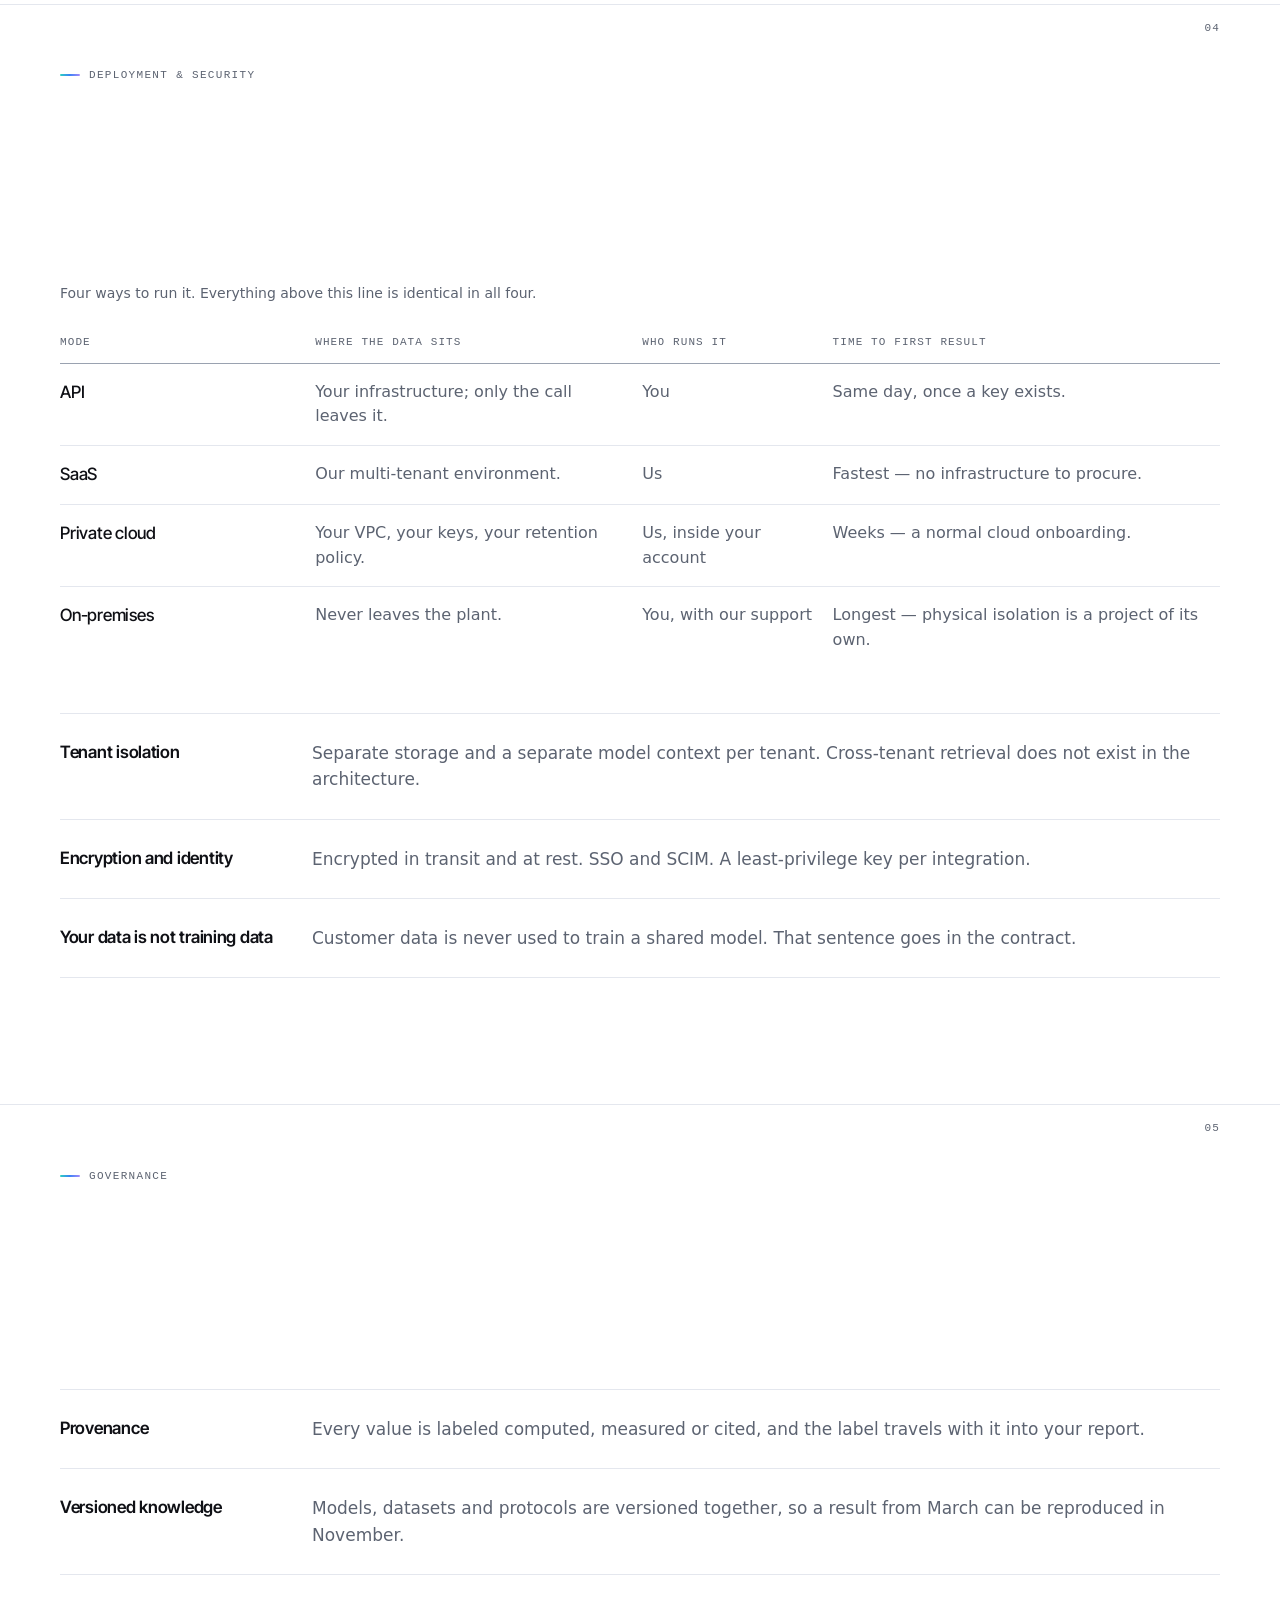
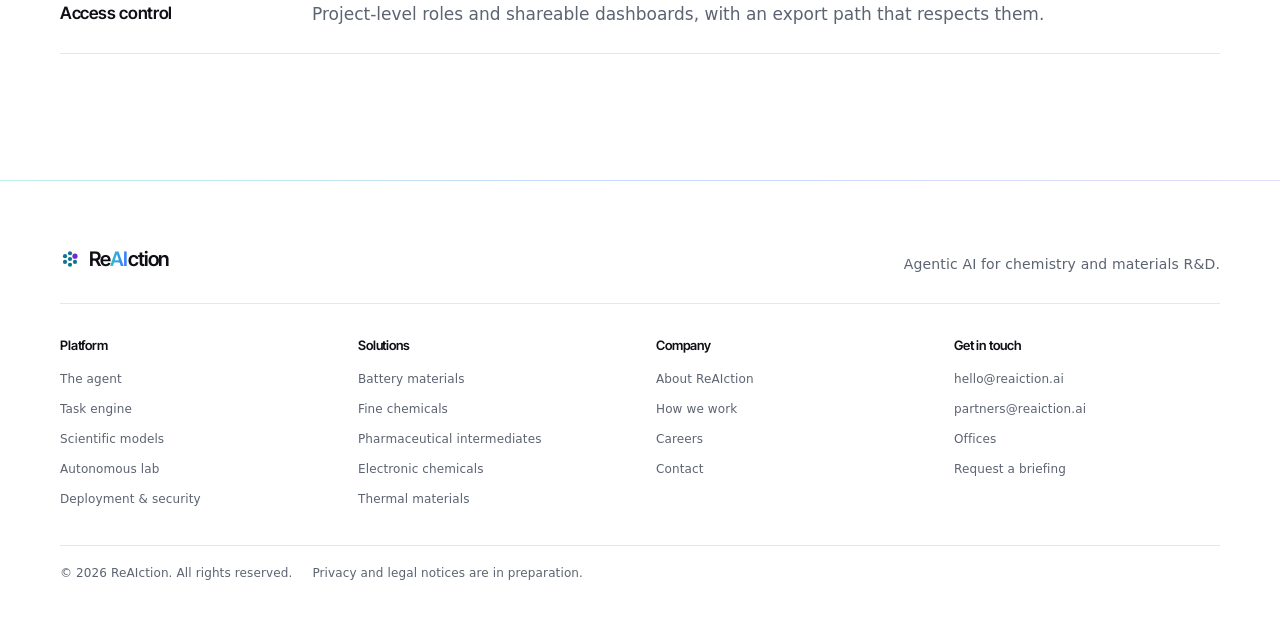
<file: technology.html>
<!DOCTYPE html>
<html lang="en" data-lang="en">
<head>
<meta charset="utf-8">
<meta name="viewport" content="width=device-width, initial-scale=1, viewport-fit=cover">
<title data-en="Platform — ReAIction" data-zh="平台 — 反衍">Platform — ReAIction</title>
<meta name="description" data-en-content="The Kelvin agent, a task engine, six scientific foundation models, and an autonomous lab." data-zh-content="Kelvin 智能体、任务引擎、六个科学基础模型，以及一间自主实验室。" content="The Kelvin agent, a task engine, six scientific foundation models, and an autonomous lab.">
<meta name="theme-color" content="#ffffff" media="(prefers-color-scheme: light)">
<meta name="theme-color" content="#000000" media="(prefers-color-scheme: dark)">
<link rel="canonical" href="https://reaiction.github.io/technology.html">
<meta property="og:type" content="website">
<meta property="og:site_name" content="ReAIction">
<meta property="og:title" content="Platform — ReAIction">
<meta property="og:description" content="The Kelvin agent, a task engine, six scientific foundation models, and an autonomous lab.">
<meta property="og:url" content="https://reaiction.github.io/technology.html">
<meta property="og:image" content="https://reaiction.github.io/assets/img/og.png">
<meta property="og:image:width" content="1200">
<meta property="og:image:height" content="630">
<meta property="og:image:alt" content="ReAIction — the model proposes it, our lab makes it.">
<meta name="twitter:card" content="summary_large_image">
<meta name="twitter:title" content="Platform — ReAIction">
<meta name="twitter:description" content="The Kelvin agent, a task engine, six scientific foundation models, and an autonomous lab.">
<meta name="twitter:image" content="https://reaiction.github.io/assets/img/og.png">
<link rel="icon" href="assets/img/mark.svg" type="image/svg+xml">
<link rel="apple-touch-icon" href="assets/img/apple-touch-icon.png">
<link rel="preconnect" href="https://fonts.googleapis.com">
<link rel="preconnect" href="https://fonts.gstatic.com" crossorigin>
<link rel="stylesheet" href="https://fonts.googleapis.com/css2?family=Inter+Tight:wght@300..700&display=swap">
<link rel="stylesheet" href="assets/css/reaiction.css">
</head>
<body>
<a class="skip" href="#main" data-en="Skip to content" data-zh="跳到正文">Skip to content</a>
<header class="header">
  <div class="header__in">
    <a class="brand" href="index.html" data-en-aria-label="ReAIction, home" data-zh-aria-label="反衍 ReAIction，首页" aria-label="ReAIction, home">
      <svg class="brand__mark" width="20" height="20" viewBox="0 0 24 24" aria-hidden="true"><circle cx="12.00" cy="5.10" r="2.5" fill="var(--dry)"/><circle cx="17.98" cy="8.55" r="3.1" fill="var(--wet)"/><circle cx="17.98" cy="15.45" r="2.5" fill="var(--dry)"/><circle cx="12.00" cy="18.90" r="2.5" fill="var(--dry)"/><circle cx="6.02" cy="15.45" r="2.5" fill="var(--dry)"/><circle cx="6.02" cy="8.55" r="2.5" fill="var(--dry)"/><circle cx="12" cy="12" r="2.5" fill="var(--dry)"/></svg><span class="brand__word">Re<span class="brand__ai">AI</span>ction</span><span class="brand__zh" aria-hidden="true">反衍</span>
    </a>
    <nav class="nav" data-en-aria-label="Main" data-zh-aria-label="主导航" aria-label="Main"><a href="index.html" data-en="Home" data-zh="首页">Home</a><a href="technology.html" data-en="Platform" data-zh="平台">Platform</a><a href="solutions.html" data-en="Solutions" data-zh="解决方案">Solutions</a><a href="about.html" data-en="About" data-zh="关于">About</a><a href="contact.html" data-en="Contact" data-zh="联系">Contact</a></nav>
    <div class="header__end">
      <div class="lang" role="group" data-en-aria-label="Language" data-zh-aria-label="语言" aria-label="Language">
        <button type="button" data-lang="en" aria-pressed="true">EN</button>
        <button type="button" data-lang="zh" lang="zh-Hans" aria-pressed="false">中文</button>
      </div>
      <button class="burger" type="button" aria-expanded="false" aria-controls="menu"
              data-en-aria-label="Menu" data-zh-aria-label="菜单" aria-label="Menu">
        <span></span><span></span>
      </button>
    </div>
  </div>
</header>
<nav class="sheet" id="menu" data-open="false" data-en-aria-label="Main" data-zh-aria-label="主导航" aria-label="Main"><a href="index.html" data-en="Home" data-zh="首页">Home</a><a href="technology.html" data-en="Platform" data-zh="平台">Platform</a><a href="solutions.html" data-en="Solutions" data-zh="解决方案">Solutions</a><a href="about.html" data-en="About" data-zh="关于">About</a><a href="contact.html" data-en="Contact" data-zh="联系">Contact</a></nav>
<main id="main" tabindex="-1">

<section class="cover" data-cover="short" id="cover-technology">
  <canvas class="cover__field" aria-hidden="true"></canvas>
  <div class="cover__bloom" aria-hidden="true"></div>
  <div class="cover__scrim" aria-hidden="true"></div>
  <div class="cover__obj" aria-hidden="true"></div>
  <div class="wrap-wide cover__in">
  <p class="eyebrow reveal" data-en="Platform" data-zh="平台">Platform</p>
  <h1 class="display-1 reveal split"
      data-en="Kelvin, and the machinery underneath it." data-zh="Kelvin，以及它底下的整套机器。">Kelvin, and the machinery underneath it.</h1>
  <p class="lead measure reveal mt-5"
     data-en="An agent is only as good as what it can reach. Kelvin sits on a task engine, six scientific models, and a lab it can actually operate." data-zh="智能体的上限取决于它能触及什么。Kelvin 之下是一套任务引擎、六个科学模型，以及一间它真正能操作的实验室。">An agent is only as good as what it can reach. Kelvin sits on a task engine, six scientific models, and a lab it can actually operate.</p>

  </div>
  <div class="cover__cue" aria-hidden="true"></div>
</section>

<section class="section pin" id="engine">
  <div class="wrap-wide">
    <p class="eyebrow reveal" data-en="Task engine" data-zh="任务引擎">Task engine</p>
    <h2 class="headline measure reveal split"
        data-en="A goal in, a campaign out." data-zh="输入一个目标，输出一轮攻关。">A goal in, a campaign out.</h2>
    <p class="lead measure reveal mt-5"
       data-en="State the target and the constraints. The engine decomposes them into retrieval, generation, calculation, and screening tasks, schedules them, and re-plans when a result comes back wrong." data-zh="说明目标与约束。引擎将其拆解为检索、生成、计算与筛选任务，排程执行，并在结果不符时重新规划。">State the target and the constraints. The engine decomposes them into retrieval, generation, calculation, and screening tasks, schedules them, and re-plans when a result comes back wrong.</p>
    <div class="reveal mt-7"><div class="loop">
  <div class="loop__row"><div class="loop__cell"><span class="loop__idx">01</span><span class="chip chip--dry" data-en="Read" data-zh="读取">Read</span><p class="body" data-en="Literature, patents, and your own ELN resolved into structured, queryable facts." data-zh="论文、专利与你们自己的 ELN，被解析成结构化、可检索的事实。">Literature, patents, and your own ELN resolved into structured, queryable facts.</p></div><div class="loop__cell"><span class="loop__idx">02</span><span class="chip chip--dry" data-en="Hypothesize" data-zh="假设">Hypothesize</span><p class="body" data-en="Generative models propose candidates that satisfy every stated constraint at once." data-zh="生成模型同时满足全部给定约束，提出候选。">Generative models propose candidates that satisfy every stated constraint at once.</p></div><div class="loop__cell"><span class="loop__idx">03</span><span class="chip chip--dry" data-en="Simulate" data-zh="模拟">Simulate</span><p class="body" data-en="DFT, MD, and surrogate models rank candidates before anyone touches a flask." data-zh="DFT、MD 与代理模型先行排序，再决定是否动手。">DFT, MD, and surrogate models rank candidates before anyone touches a flask.</p></div><div class="loop__cell"><span class="loop__idx">04</span><span class="chip chip--wet" data-en="Synthesize" data-zh="合成">Synthesize</span><p class="body" data-en="Protocols dispatched to automated platforms, or to a chemist as an unambiguous recipe." data-zh="实验方案下发到自动化平台，或作为无歧义配方交给化学家。">Protocols dispatched to automated platforms, or to a chemist as an unambiguous recipe.</p></div><div class="loop__cell"><span class="loop__idx">05</span><span class="chip chip--wet" data-en="Measure" data-zh="表征">Measure</span><p class="body" data-en="Instruments report back in structured form, with provenance attached to every value." data-zh="仪器以结构化形式回传，每个数值都带出处。">Instruments report back in structured form, with provenance attached to every value.</p></div></div>
  <p class="loop__back">
    <svg width="22" height="12" viewBox="0 0 22 12" fill="none" aria-hidden="true">
      <path d="M21 6H3M3 6l4-4M3 6l4 4" stroke="currentColor" stroke-width="1.2" stroke-linecap="round" stroke-linejoin="round"/>
    </svg>
    <span data-en="Every measured result re-weights the next hypothesis" data-zh="每一次实测结果，都会重新加权下一轮假设">Every measured result re-weights the next hypothesis</span>
  </p>
</div></div>
  </div>
</section>

<section class="section" id="models">
  <div class="wrap-wide">
    <p class="eyebrow reveal" data-en="Scientific models" data-zh="科学模型">Scientific models</p>
    <h2 class="headline measure reveal split"
        data-en="Six models, each answerable for one kind of question." data-zh="六个模型，各自对一类问题负责。">Six models, each answerable for one kind of question.</h2>
    <p class="lead measure reveal mt-5"
       data-en="General language models reason about chemistry. These are trained to be correct about it — and to report when they are not confident." data-zh="通用语言模型能谈论化学；这六个模型则以在化学上给出正确答案为训练目标，并在把握不足时主动说明。">General language models reason about chemistry. These are trained to be correct about it — and to report when they are not confident.</p>
    <dl class="matrix reveal mt-7">
      <div><dt data-en="Reaction" data-zh="反应">Reaction</dt><dd data-en="Whether a given step will go, under what conditions, and what else comes out of it." data-zh="某一步反应走不走得通、在什么条件下走、以及还会生成什么。">Whether a given step will go, under what conditions, and what else comes out of it.</dd></div>
      <div><dt data-en="Structure" data-zh="结构">Structure</dt><dd data-en="Molecules and crystals generated and relaxed under the constraints you set." data-zh="在你们给定的约束下生成并弛豫分子与晶体结构。">Molecules and crystals generated and relaxed under the constraints you set.</dd></div>
      <div><dt data-en="Property" data-zh="性质">Property</dt><dd data-en="The mapping from a structure to the properties your specification actually names." data-zh="从结构映射到你们规格书上真正写着的那些性质。">The mapping from a structure to the properties your specification actually names.</dd></div>
      <div><dt data-en="Spectra" data-zh="谱学">Spectra</dt><dd data-en="NMR, XRD and MS read back into a structural assignment." data-zh="把核磁、XRD 与质谱读回成结构判断。">NMR, XRD and MS read back into a structural assignment.</dd></div>
      <div><dt data-en="Protocol" data-zh="方案">Protocol</dt><dd data-en="Intent turned into a procedure a bench — or an instrument — can execute." data-zh="把意图转成实验台、或仪器可以直接执行的方案。">Intent turned into a procedure a bench — or an instrument — can execute.</dd></div>
      <div><dt data-en="Literature" data-zh="文献">Literature</dt><dd data-en="Every conclusion anchored to a citable source, with disagreement between sources kept." data-zh="每个结论锚定到可引用的来源，并保留来源之间的分歧。">Every conclusion anchored to a citable source, with disagreement between sources kept.</dd></div>
    </dl>
  </div>
</section>

<section class="section section--feature glow" id="lab">
  <div class="wrap-wide">
    <p class="eyebrow reveal" data-en="Autonomous lab" data-zh="自主实验室">Autonomous lab</p>
    <h2 class="display-2 reveal split"
        data-en="The loop only closes if something moves." data-zh="只有东西真的动起来，闭环才闭得上。">The loop only closes if something moves.</h2>
    <p class="lead measure reveal mt-5"
       data-en="Dry and wet lab under one orchestration layer: liquid handlers, reactors, and characterization instruments driven from the same plan that produced the hypothesis." data-zh="干湿实验统一编排：移液工作站、反应器与表征仪器，由生成该假设的同一份计划直接驱动。">Dry and wet lab under one orchestration layer: liquid handlers, reactors, and characterization instruments driven from the same plan that produced the hypothesis.</p>
    <div class="grid grid-3 reveal mt-7">
      <div class="card"><h3 class="title" data-en="Orchestration" data-zh="统一编排">Orchestration</h3><p class="body" data-en="One scheduler across instrument vendors, with queueing, retries, and a full audit trail of what ran when." data-zh="跨仪器厂商的统一调度，含排队、重试与完整的运行审计记录。">One scheduler across instrument vendors, with queueing, retries, and a full audit trail of what ran when.</p></div>
      <div class="card"><h3 class="title" data-en="LIMS &amp; ELN integration" data-zh="对接 LIMS 与 ELN">LIMS &amp; ELN integration</h3><p class="body" data-en="Results land in the systems your chemists already use, structured on the way in rather than cleaned up later." data-zh="结果落到化学家本来就在用的系统里，入库时即结构化，而不是事后清洗。">Results land in the systems your chemists already use, structured on the way in rather than cleaned up later.</p></div>
      <div class="card"><h3 class="title" data-en="Human checkpoints" data-zh="人工审核点">Human checkpoints</h3><p class="body" data-en="Any step can be gated. Hazardous chemistry and irreversible spend always are." data-zh="任何步骤都可以设卡。危险化学反应与不可逆支出则始终设卡，不可关闭。">Any step can be gated. Hazardous chemistry and irreversible spend always are.</p></div>
    </div>
  </div>
</section>

<section class="section" id="deploy">
  <div class="wrap-wide">
    <p class="eyebrow reveal" data-en="Deployment &amp; security" data-zh="部署与安全">Deployment &amp; security</p>
    <h2 class="headline measure reveal split"
        data-en="Your formulations never become someone else&#x27;s training data." data-zh="贵司的配方，不会变成别人的训练数据。">Your formulations never become someone else's training data.</h2>
    <table class="compare reveal">
      <caption data-en="Four ways to run it. Everything above this line is identical in all four." data-zh="四种运行方式。除此之外，平台在四种模式下完全一致。">Four ways to run it. Everything above this line is identical in all four.</caption>
      <thead><tr><th scope="col" data-en="Mode" data-zh="模式">Mode</th><th scope="col" data-en="Where the data sits" data-zh="数据在哪">Where the data sits</th><th scope="col" data-en="Who runs it" data-zh="谁运维">Who runs it</th><th scope="col" data-en="Time to first result" data-zh="多快拿到第一个结果">Time to first result</th></tr></thead>
      <tbody>
        <tr><th scope="row" data-en="API" data-zh="API">API</th><td data-label="Where the data sits" data-en="Your infrastructure; only the call leaves it." data-zh="在贵司自己的基础设施上，只有调用出去">Your infrastructure; only the call leaves it.</td><td data-label="Who runs it" data-en="You" data-zh="贵司">You</td><td data-label="Time to first result" data-en="Same day, once a key exists." data-zh="当天，只要有密钥">Same day, once a key exists.</td></tr>
        <tr><th scope="row" data-en="SaaS" data-zh="SaaS">SaaS</th><td data-label="Where the data sits" data-en="Our multi-tenant environment." data-zh="我们的多租户环境">Our multi-tenant environment.</td><td data-label="Who runs it" data-en="Us" data-zh="我们">Us</td><td data-label="Time to first result" data-en="Fastest — no infrastructure to procure." data-zh="最快——不需要采购任何基础设施">Fastest — no infrastructure to procure.</td></tr>
        <tr><th scope="row" data-en="Private cloud" data-zh="私有云">Private cloud</th><td data-label="Where the data sits" data-en="Your VPC, your keys, your retention policy." data-zh="贵司 VPC、贵司密钥、贵司留存策略">Your VPC, your keys, your retention policy.</td><td data-label="Who runs it" data-en="Us, inside your account" data-zh="我们，在贵司账户内">Us, inside your account</td><td data-label="Time to first result" data-en="Weeks — a normal cloud onboarding." data-zh="数周——一次常规的云上接入">Weeks — a normal cloud onboarding.</td></tr>
        <tr><th scope="row" data-en="On-premises" data-zh="本地部署">On-premises</th><td data-label="Where the data sits" data-en="Never leaves the plant." data-zh="不出厂区">Never leaves the plant.</td><td data-label="Who runs it" data-en="You, with our support" data-zh="贵司，我们支持">You, with our support</td><td data-label="Time to first result" data-en="Longest — physical isolation is a project of its own." data-zh="最长——物理隔离本身就是个项目">Longest — physical isolation is a project of its own.</td></tr>
      </tbody>
    </table>
    <dl class="deflist reveal mt-7">
      <div><dt data-en="Tenant isolation" data-zh="租户隔离">Tenant isolation</dt><dd data-en="Separate storage and a separate model context per tenant. Cross-tenant retrieval does not exist in the architecture." data-zh="每个租户独立存储、独立模型上下文。跨租户检索在架构上就不存在。">Separate storage and a separate model context per tenant. Cross-tenant retrieval does not exist in the architecture.</dd></div>
      <div><dt data-en="Encryption and identity" data-zh="加密与身份">Encryption and identity</dt><dd data-en="Encrypted in transit and at rest. SSO and SCIM. A least-privilege key per integration." data-zh="传输与静态均加密，支持 SSO 与 SCIM，每个集成使用最小权限密钥。">Encrypted in transit and at rest. SSO and SCIM. A least-privilege key per integration.</dd></div>
      <div><dt data-en="Your data is not training data" data-zh="不用贵司数据训练">Your data is not training data</dt><dd data-en="Customer data is never used to train a shared model. That sentence goes in the contract." data-zh="客户数据绝不用于训练共享模型。这句话写进合同。">Customer data is never used to train a shared model. That sentence goes in the contract.</dd></div>
    </dl>
  </div>
</section>

<section class="section" id="governance">
  <div class="wrap-wide">
    <p class="eyebrow reveal" data-en="Governance" data-zh="治理">Governance</p>
    <h2 class="headline measure reveal split"
        data-en="Every number the agent reports can be traced to where it came from." data-zh="智能体报出的每个数字，都能追到它的来源。">Every number the agent reports can be traced to where it came from.</h2>
    <dl class="deflist reveal mt-7">
      <div><dt data-en="Provenance" data-zh="溯源">Provenance</dt>
        <dd data-en="Every value is labeled computed, measured or cited, and the label travels with it into your report." data-zh="每个数值都标明是计算得到、实测得到还是文献引用，标签随它一路进入报告。">Every value is labeled computed, measured or cited, and the label travels with it into your report.</dd></div>
      <div><dt data-en="Versioned knowledge" data-zh="版本化知识资产">Versioned knowledge</dt>
        <dd data-en="Models, datasets and protocols are versioned together, so a result from March can be reproduced in November." data-zh="模型、数据集与实验方案一同版本化，三月的结果十一月还能复现。">Models, datasets and protocols are versioned together, so a result from March can be reproduced in November.</dd></div>
      <div><dt data-en="Access control" data-zh="权限控制">Access control</dt>
        <dd data-en="Project-level roles and shareable dashboards, with an export path that respects them." data-zh="项目级角色与可共享看板，导出路径同样受权限约束。">Project-level roles and shareable dashboards, with an export path that respects them.</dd></div>
    </dl>
  </div>
</section>
</main>
<footer class="footer">
  <div class="wrap-wide">
    <div class="footer__top">
      <a class="brand" href="index.html" data-en-aria-label="ReAIction, home" data-zh-aria-label="反衍 ReAIction，首页" aria-label="ReAIction, home"><svg class="brand__mark" width="20" height="20" viewBox="0 0 24 24" aria-hidden="true"><circle cx="12.00" cy="5.10" r="2.5" fill="var(--dry)"/><circle cx="17.98" cy="8.55" r="3.1" fill="var(--wet)"/><circle cx="17.98" cy="15.45" r="2.5" fill="var(--dry)"/><circle cx="12.00" cy="18.90" r="2.5" fill="var(--dry)"/><circle cx="6.02" cy="15.45" r="2.5" fill="var(--dry)"/><circle cx="6.02" cy="8.55" r="2.5" fill="var(--dry)"/><circle cx="12" cy="12" r="2.5" fill="var(--dry)"/></svg><span class="brand__word">Re<span class="brand__ai">AI</span>ction</span><span class="brand__zh" aria-hidden="true">反衍</span></a>
      <p class="caption" data-en="Agentic AI for chemistry and materials R&amp;D." data-zh="面向化学与材料研发的智能体 AI。">Agentic AI for chemistry and materials R&amp;D.</p>
    </div>
    <div class="footer__cols"><div><h3 data-en="Platform" data-zh="平台">Platform</h3><ul><li><a href="technology.html" data-en="The agent" data-zh="智能体">The agent</a></li><li><a href="technology.html#engine" data-en="Task engine" data-zh="任务引擎">Task engine</a></li><li><a href="technology.html#models" data-en="Scientific models" data-zh="科学模型">Scientific models</a></li><li><a href="technology.html#lab" data-en="Autonomous lab" data-zh="自主实验室">Autonomous lab</a></li><li><a href="technology.html#deploy" data-en="Deployment &amp; security" data-zh="部署与安全">Deployment &amp; security</a></li></ul></div><div><h3 data-en="Solutions" data-zh="解决方案">Solutions</h3><ul><li><a href="solutions.html#battery" data-en="Battery materials" data-zh="电池材料">Battery materials</a></li><li><a href="solutions.html#fine" data-en="Fine chemicals" data-zh="精细化工">Fine chemicals</a></li><li><a href="solutions.html#pharma" data-en="Pharmaceutical intermediates" data-zh="医药中间体">Pharmaceutical intermediates</a></li><li><a href="solutions.html#electronic" data-en="Electronic chemicals" data-zh="电子化学品">Electronic chemicals</a></li><li><a href="solutions.html#thermal" data-en="Thermal materials" data-zh="热管理材料">Thermal materials</a></li></ul></div><div><h3 data-en="Company" data-zh="公司">Company</h3><ul><li><a href="about.html" data-en="About ReAIction" data-zh="关于反衍">About ReAIction</a></li><li><a href="about.html#values" data-en="How we work" data-zh="我们怎么做事">How we work</a></li><li><a href="about.html#careers" data-en="Careers" data-zh="招聘">Careers</a></li><li><a href="contact.html" data-en="Contact" data-zh="联系我们">Contact</a></li></ul></div><div><h3 data-en="Get in touch" data-zh="联系方式">Get in touch</h3><ul><li><a href="mailto:hello@reaiction.ai" data-en="hello@reaiction.ai" data-zh="hello@reaiction.ai">hello@reaiction.ai</a></li><li><a href="mailto:partners@reaiction.ai" data-en="partners@reaiction.ai" data-zh="partners@reaiction.ai">partners@reaiction.ai</a></li><li><a href="contact.html#offices" data-en="Offices" data-zh="办公地点">Offices</a></li><li><a href="contact.html" data-en="Request a briefing" data-zh="预约介绍会">Request a briefing</a></li></ul></div></div>
    <div class="footer__base">
      <p class="legal" data-en="© 2026 ReAIction. All rights reserved." data-zh="© 2026 反衍科技。保留所有权利。">© 2026 ReAIction. All rights reserved.</p>
      <p class="legal" data-en="Privacy and legal notices are in preparation." data-zh="隐私政策与法律声明编制中。">Privacy and legal notices are in preparation.</p>
      <!-- Social links intentionally omitted until the accounts exist. -->

    </div>
  </div>
</footer>
<script src="assets/js/reaiction.js"></script>
</body>
</html>
</file>
<file: assets/css/reaiction.css>
/* ============================================================================
   ReAIction
   Design system. Grounded in Apple's HIG foundations:
     color.md · typography.md · layout.md · accessibility.md · liquid-glass.md
   Two layers only (liquid-glass.md "The two layers"):
     functional layer (site header, mobile sheet) = glass
     content layer (everything else)              = opaque surfaces, never glass
   ========================================================================== */

/* ---------- Tokens ------------------------------------------------------- */
:root {
  color-scheme: light dark;

  /* Surfaces. Five graded levels rather than three, so components separate by
     depth instead of needing a border. Level 4 is fill-only — --text-2 lands at
     4.53:1 there, fine, but it is not a reading surface. */
  --surface-1:     #ffffff;   /* page */
  --surface-2:     #fbfbfd;   /* minimal  — cards on the page */
  --surface-3:     #f5f5f7;   /* subtle   — section bands */
  --surface-4:     #ebebf0;   /* moderate — fills, hover grounds */
  --surface-5:     #0b0b0d;   /* inverse  */
  --bg:            var(--surface-1);
  --bg-elevated:   var(--surface-3);
  --bg-sunken:     var(--surface-4);
  --bg-inverse:    var(--surface-5);

  /* Content — every value below is measured against --bg / --bg-elevated */
  --text:          #1d1d1f;  /* 16.83:1 on #fff */
  --text-2:        #6a6a6f;  /* 5.38 / 5.20 / 4.94 / 4.53 across surfaces 1-4 */
  /* LARGE TEXT ONLY (>=18px, or >=14px bold), and verified on all four
     surfaces rather than only on white. */
  --text-3:        #777d89;  /* 4.13 / 4.05 / 3.86 / 3.49 across surfaces 1-4 */
  --text-inverse:  #f5f5f7;
  --text-inverse-2:#a1a1a6;

  /* Signal. One colour, one meaning.
     --dry = computation / in silico.   --wet = experiment / in the lab. */
  --dry:           #0b5fd0;  /* 5.90:1 on #fff */
  --wet:           #a8430b;  /* 6.05:1 on #fff */

  --on-accent:     #ffffff;  /* 5.90:1 on --dry */

  /* Signals as they must appear ON the inverse surface. A section that flips
     the surface has to flip these too, or blue-on-black lands at 3.3:1. */
  --dry-inverse:   #6aa9ff;  /* 8.18:1 on #0b0b0d */
  --wet-inverse:   #ff9d5c;  /* 9.58:1 on #0b0b0d */
  --on-accent-inverse: #00142e; /* 7.66:1 on --dry-inverse */

  /* State, not signal: reusing --wet for errors would make "experiment"
     and "invalid input" the same orange. */
  --danger:        #c00d0d;
  --hairline:      #d2d2d7;
  --hairline-strong:#949499;  /* 3.02:1 on #fff — control borders */

  /* Functional layer material */
  --glass-fill:    rgba(255,255,255,.72);
  --glass-blur:    saturate(180%) blur(20px);
  --glass-edge:    rgba(0,0,0,.09);
  /* Glass is four stacked optical effects, not one blur
     (apple-web › liquid-glass.md). These are layers 3 and 4. */
  --glass-specular: rgba(255,255,255,.55);   /* light catching the top edge */
  --glass-inner:    rgba(255,255,255,.18);   /* faint inner glow */
  --glass-rim:      rgba(0,0,0,.06);         /* hairline vs any background */
  /* A large surface stays more opaque than a 48px bar. */
  --glass-fill-lg: rgba(255,255,255,.93);
  /* The bar's appearance when dark content sits beneath it. Measured: without
     this, 13px labels composite to 2.64:1 over --bg-inverse. */
  --glass-fill-inv:rgba(18,18,20,.74);
  --glass-edge-inv:rgba(255,255,255,.14);

  /* Type */
  --font-ui: -apple-system, BlinkMacSystemFont, "SF Pro Text", "SF Pro Display",
             "Helvetica Neue", "Segoe UI", system-ui, "PingFang SC",
             "Hiragino Sans GB", "Microsoft YaHei", sans-serif;
  /* The evidence voice: every real number on this site is set in mono. */
  --font-mono: ui-monospace, "SF Mono", SFMono-Regular, Menlo, Consolas,
               "Roboto Mono", monospace;

  /* Layout */
  --page:     980px;   /* Apple's content measure */
  --page-wide:1240px;
  --gutter:   clamp(20px, 5vw, 48px);
  --nav-h:    48px;

  /* Spacing. Five steps, not the fourteen ad-hoc values this replaced.
     20 and 22 are not distinguishable; a scale that fine is noise. */
  --pad-card: clamp(24px, 3vw, 36px);
  --space-4:  16px;
  --space-5:  24px;
  --space-6:  32px;
  --space-7:  44px;

  --radius:   18px;
  --radius-lg:28px;
  --radius-pill: 980px;

  /* Motion. Springs, not durations, for anything the user can touch
     (apple-web › motion-physics.md). Encoded as CSS linear() so the site keeps
     its zero-dependency budget — Apple's ship values, sampled from the
     underdamped step response. */
  --ease: cubic-bezier(.22,.61,.36,1);                    /* entrances only */
  --ease-spring: linear(0.0000 0.0%, 0.0871 4.5%, 0.2566 9.1%, 0.4317 13.6%, 0.5826 18.2%, 0.7019 22.7%, 0.7913 27.3%, 0.8562 31.8%, 0.9021 36.4%, 0.9340 40.9%, 0.9559 45.5%, 0.9707 50.0%, 0.9807 54.5%, 0.9873 59.1%, 0.9917 63.6%, 0.9946 68.2%, 0.9965 72.7%, 0.9977 77.3%, 0.9985 81.8%, 0.9991 86.4%, 0.9994 90.9%, 0.9996 95.5%, 1.0000 100.0%);   /* ζ=1.0 r=0.35 */
  --tracking-tight: -0.022em;   /* 28pt+ */
  --tracking-snug:  -0.014em;   /* 20–26pt */
  --tracking-wide:   0.01em;    /* <=13pt — positive, the part most sites miss */
  --ease-spring-drawer: linear(0.0000 0.0%, 0.0773 3.8%, 0.2430 7.7%, 0.4293 11.5%, 0.6000 15.4%, 0.7393 19.2%, 0.8439 23.1%, 0.9170 26.9%, 0.9645 30.8%, 0.9928 34.6%, 1.0077 38.5%, 1.0140 42.3%, 1.0151 46.2%, 1.0136 50.0%, 1.0110 53.8%, 1.0082 57.7%, 1.0056 61.5%, 1.0036 65.4%, 1.0021 69.2%, 1.0011 73.1%, 1.0004 76.9%, 1.0001 80.8%, 0.9999 84.6%, 0.9998 88.5%, 0.9998 92.3%, 0.9998 96.2%, 1.0000 100.0%);   /* ζ=0.8 r=0.30 */
  --shadow-glass: 0 1px 2px rgba(0,0,0,.04), 0 8px 24px rgba(0,0,0,.08);

  /* State layers. Hover and press are a translucent wash of the element's own
     colour, not a different colour — so feedback stays consistent on any
     ground. Filled surfaces need a heavier wash to read against their fill. */
  --state-hover:  color-mix(in srgb, currentColor 8%,  transparent);
  --state-press:  color-mix(in srgb, currentColor 12%, transparent);
  --state-hover-on-fill: color-mix(in srgb, currentColor 16%, transparent);
  --state-press-on-fill: color-mix(in srgb, currentColor 24%, transparent);
}

@media (prefers-color-scheme: dark) {
  :root:not([data-theme="light"]) {
    --surface-1:     #000000;
    --surface-2:     #0a0a0c;
    --surface-3:     #131316;
    --surface-4:     #1c1c1f;
    --surface-5:     #f5f5f7;

    --text:          #f5f5f7;  /* 19.29:1 on #000 */
    --text-2:        #a1a1a6;  /*  8.16:1 */
    --text-3:        #86868b;  /*  5.80:1 — clears 4.5:1 in dark */
    --text-inverse:  #1d1d1f;
    --text-inverse-2:#4b4b50;

    --dry:           #6aa9ff;  /*  8.73:1 on #000 */
    --dry-soft:      #10203a;
    --wet:           #ff9d5c;  /* 10.23:1 on #000 */
    --wet-soft:      #2a1608;

    --on-accent:     #00142e;
    --dry-inverse:#0b5fd0; --wet-inverse:#a8430b; --on-accent-inverse:#ffffff;

    --danger:        #ff6b6b;
    --hairline:      #38383c;
    --hairline-strong:#5c5c62;

    --glass-fill:    rgba(18,18,20,.72);
    --glass-edge:    rgba(255,255,255,.12);
    --glass-specular: rgba(255,255,255,.12);
    --glass-inner:    rgba(255,255,255,.06);
    --glass-rim:      rgba(0,0,0,.40);
    --glass-fill-lg: rgba(18,18,20,.94);
    --glass-fill-inv:rgba(255,255,255,.80);
    --glass-edge-inv:rgba(0,0,0,.10);
  }
}
:root[data-theme="dark"] {
  --surface-1:#000; --surface-2:#0a0a0c; --surface-3:#131316; --surface-4:#1c1c1f; --surface-5:#f5f5f7;
  --text:#f5f5f7; --text-2:#a1a1a6; --text-3:#86868b;
  --text-inverse:#1d1d1f; --text-inverse-2:#4b4b50;
  --dry:#6aa9ff; --dry-soft:#10203a; --wet:#ff9d5c; --wet-soft:#2a1608;
  --danger:#ff6b6b; --on-accent:#00142e; --hairline:#38383c; --hairline-strong:#5c5c62;
  --dry-inverse:#0b5fd0; --wet-inverse:#a8430b; --on-accent-inverse:#ffffff;
  --glass-fill:rgba(18,18,20,.72); --glass-edge:rgba(255,255,255,.12);
  --glass-specular:rgba(255,255,255,.12); --glass-inner:rgba(255,255,255,.06); --glass-rim:rgba(0,0,0,.40);
  --glass-fill-lg:rgba(18,18,20,.94); --glass-fill-inv:rgba(255,255,255,.80); --glass-edge-inv:rgba(0,0,0,.10);
}

/* Increase Contrast — accessibility.md */
@media (prefers-contrast: more) {
  :root, :root[data-theme] { --text-2:#4b4b50; --text-3:#4b4b50; --hairline:#8a8a90; --glass-fill:rgba(255,255,255,.96); --glass-rim:rgba(0,0,0,.45); --glass-specular:rgba(255,255,255,.7); }
  @media (prefers-color-scheme: dark) {
    :root:not([data-theme="light"]) { --text-2:#d2d2d7; --text-3:#d2d2d7; --hairline:#7a7a82; --glass-fill:rgba(10,10,12,.97); --glass-rim:rgba(255,255,255,.45); --glass-specular:rgba(255,255,255,.3); }
  }
}
/* Reduce Transparency — liquid-glass.md checklist #5 */
@media (prefers-reduced-transparency: reduce) {
  :root, :root[data-theme] { --glass-fill:#ffffff; --glass-blur:none; }
  @media (prefers-color-scheme: dark) { :root:not([data-theme="light"]) { --glass-fill:#000000; } }
}

/* ---------- Reset -------------------------------------------------------- */
*,*::before,*::after { box-sizing: border-box; }
/* 100% = the browser's own font-size preference, which px type ignores. */
html { font-size: 100%; -webkit-text-size-adjust: 100%; scroll-behavior: smooth; }
/* SF ships Text and Display optical cuts; the OS only swaps them if asked. */
body, input, button, textarea, select { font-optical-sizing: auto; }
@media (prefers-reduced-motion: reduce) { html { scroll-behavior: auto; } }

body {
  margin: 0;
  font-family: var(--font-ui);
  font-size: 1.0625rem;              /* HIG body default */
  line-height: 1.5;
  color: var(--text);
  background: var(--bg);
  -webkit-font-smoothing: antialiased;
  text-rendering: optimizeLegibility;
  overflow-wrap: break-word;
}
img, svg { display: block; max-width: 100%; }
h1,h2,h3,h4,p,figure,blockquote { margin: 0; }
ul,ol { margin: 0; padding: 0; list-style: none; }
a { color: inherit; text-decoration: none; }
button { font: inherit; color: inherit; }

/* Keyboard focus is always visible — accessibility.md */
:focus-visible {
  outline: 2px solid var(--dry);
  outline-offset: 3px;
  border-radius: 6px;
}
:focus:not(:focus-visible) { outline: none; }

.skip {
  position: absolute; left: 50%; top: 8px; translate: -50% -200%;
  z-index: 200; padding: 12px 20px; border-radius: var(--radius-pill);
  background: var(--dry); color: var(--on-accent); font-size: 0.875rem; font-weight: 600;
  transition: translate .2s var(--ease);
}
.skip:focus { translate: -50% 0; }

/* ---------- Type scale --------------------------------------------------- */
.display-1 {
  font-size: clamp(2.5rem, 7vw, 5rem); line-height: 1.05;
  letter-spacing: -0.022em; font-weight: 600; text-wrap: balance;
}
.display-2 {
  font-size: clamp(2rem, 4.6vw, 3.5rem); line-height: 1.08;
  letter-spacing: -0.02em; font-weight: 600; text-wrap: balance;
}
.headline {
  font-size: clamp(1.5rem, 2.8vw, 2.5rem); line-height: 1.15;
  letter-spacing: -0.016em; font-weight: 600; text-wrap: balance;
}
.title    { font-size: 1.3125rem; line-height: 1.2; letter-spacing: var(--tracking-snug); font-weight: 600; }
.lead     { font-size: clamp(1.1875rem, 1.7vw, 1.4375rem); line-height: 1.45; letter-spacing: -0.008em; color: var(--text-2); }
.body     { font-size: 1.0625rem; line-height: 1.55; color: var(--text-2); }
.caption  { font-size: 0.875rem; line-height: 1.45; letter-spacing: var(--tracking-wide); color: var(--text-2); }
.legal    { font-size: 0.75rem; line-height: 1.5; letter-spacing: var(--tracking-wide); color: var(--text-2); } /* never --text-3 */

/* The eyebrow is mono because it labels, it doesn't speak. */
/* The gap to whatever follows belongs to the label, not to each page. */
.eyebrow + * { margin-top: var(--space-4); }

.eyebrow {
  font-family: var(--font-mono);
  font-size: 0.75rem; letter-spacing: .08em; text-transform: uppercase;
  color: var(--text-2); font-weight: 500;
}

/* CJK needs more size than Latin at the same optical weight: 11px mono loses
   stroke detail in Chinese, and uppercase does nothing for it. The micro-label
   scale lifts and the transform drops when the page is in Chinese. */
[data-lang="zh"] :is(.eyebrow, .chip, .loop__idx, .loop__back, .people em, .rowlist span) {
  font-size: 0.8125rem;
  letter-spacing: .04em;
  text-transform: none;
}

/* ---------- Layout ------------------------------------------------------- */
.wrap      { width: 100%; max-width: var(--page);      margin-inline: auto; padding-inline: var(--gutter); }
.wrap-wide { width: 100%; max-width: var(--page-wide); margin-inline: auto; padding-inline: var(--gutter); }

.section        { padding-block: clamp(64px, 9vw, 128px); }
.section--tight { padding-block: clamp(48px, 6vw, 80px); }
.section--elev    { background: var(--bg-elevated); }

/* An inverse section flips the surface, so it redefines the tokens rather than
   overriding each component. Everything inside it — cards, hairlines, buttons,
   signal colours — then resolves against the surface it is actually on. */
.section--inverse {
  background: var(--bg-inverse);
  color: var(--text-inverse);
  --bg:              var(--bg-inverse);
  --text:            var(--text-inverse);
  --text-2:          var(--text-inverse-2);
  --text-3:          var(--text-inverse-2);
  --surface-2:       color-mix(in srgb, var(--text-inverse)  4%, var(--bg-inverse));
  --bg-elevated:     color-mix(in srgb, var(--text-inverse)  7%, var(--bg-inverse));
  --bg-sunken:       color-mix(in srgb, var(--text-inverse) 12%, var(--bg-inverse));
  --hairline:        color-mix(in srgb, var(--text-inverse) 20%, var(--bg-inverse));
  --hairline-strong: color-mix(in srgb, var(--text-inverse) 36%, var(--bg-inverse));
  --dry:             var(--dry-inverse);
  --wet:             var(--wet-inverse);
  --accent:          var(--dry-inverse);
  --on-accent:       var(--on-accent-inverse);
}

/* Flex gap, not sibling margins: --gap inherits, so with margins a nested
   stack that sets its own --gap would also shrink its parent's spacing. */
.stack { display: flex; flex-direction: column; gap: var(--gap, 20px); }
.measure { max-width: 62ch; }
.center  { text-align: center; margin-inline: auto; }

.grid { display: grid; gap: clamp(20px, 2.4vw, 32px); }
@media (min-width: 720px)  { .grid-2 { grid-template-columns: repeat(2, 1fr); } }
@media (min-width: 720px)  { .grid-3 { grid-template-columns: repeat(2, 1fr); } }
@media (min-width: 1000px) { .grid-3 { grid-template-columns: repeat(3, 1fr); } }
@media (min-width: 720px)  { .grid-4 { grid-template-columns: repeat(2, 1fr); } }
@media (min-width: 1000px) { .grid-4 { grid-template-columns: repeat(4, 1fr); } }

/* ---------- State layers -------------------------------------------------
   Every surface a person can press gets the same wash of its own colour, so
   feedback is identical on white, on an elevated band, and on the inverse
   section. Applied only to things with a surface — inline text links keep an
   underline and nav links change colour, which is the platform behaviour.
   Cards are excluded on purpose: they signal hover by lifting, and a dark wash
   on something moving toward you contradicts itself. */
.btn, .sheet a, .lang button, .burger, .footer li a {
  background-image: linear-gradient(transparent, transparent);
  transition: background-image .1s var(--ease);
}
:is(.btn, .sheet a, .lang button, .burger, .footer li a):hover {
  background-image: linear-gradient(var(--state-hover), var(--state-hover));
}
:is(.btn, .sheet a, .lang button, .burger, .footer li a):active {
  background-image: linear-gradient(var(--state-press), var(--state-press));
}
/* On a filled surface the wash is the label's colour and needs more of it. */
.btn--primary:hover { background-image: linear-gradient(var(--state-hover-on-fill), var(--state-hover-on-fill)); }
.btn--primary:active { background-image: linear-gradient(var(--state-press-on-fill), var(--state-press-on-fill)); }

.mt-4 { margin-top: var(--space-4); }
.mt-5 { margin-top: var(--space-5); }
.mt-6 { margin-top: var(--space-6); }
.mt-7 { margin-top: var(--space-7); }

/* ---------- Buttons ------------------------------------------------------ */
/* One prominent action per view — buttons.md / liquid-glass.md colour budget */
.btn {
  display: inline-flex; align-items: center; justify-content: center; gap: 6px;
  min-height: 44px; padding: 11px 22px;       /* >= 44pt touch target */
  border: 1px solid transparent; border-radius: var(--radius-pill);
  font-size: 1.0625rem; font-weight: 500; letter-spacing: -0.01em;
  cursor: pointer;
  /* Feedback begins on pointer-down and must not lag it. */
  transition: background-image .1s var(--ease), color .22s var(--ease),
              border-color .22s var(--ease), scale .1s var(--ease);
}
.btn:active { scale: .97; }
.btn--primary   { background: var(--dry); color: var(--on-accent); }
.btn--secondary { background: transparent; border-color: var(--hairline-strong); color: var(--text); }
.btn--secondary:hover { border-color: var(--text-2); }

/* Text link with chevron */
.link {
  display: inline-flex; align-items: center; gap: 4px;
  min-height: 28px;                            /* >= 28pt pointer target */
  color: var(--dry); font-size: 1.0625rem; font-weight: 400;
}
.link::after { content: "\203A"; font-size: 1.15em; line-height: 1; translate: 0 -1px; transition: translate .22s var(--ease); }
.link:hover { text-decoration: underline; text-underline-offset: 3px; }
.link:hover::after { translate: 3px -1px; }
@media (max-width: 899px) { .link { min-height: 44px; } }

.link-inline {
  display: inline-flex; align-items: center; min-height: 28px;
  color: var(--dry);
}
@media (max-width: 899px) { .link-inline { min-height: 44px; } }
.link-inline:hover { text-decoration: underline; text-underline-offset: 3px; }

.actions { display: flex; flex-wrap: wrap; gap: 14px 24px; align-items: center; }

/* ============================================================================
   THE MEASUREMENT RULE — currently unused, kept deliberately.

   It was removed from the hero and the About page because the numbers in it
   were not ours: 10^60 is the textbook estimate of drug-like chemical space,
   and the 10yr -> 18mo timeline was invented. A company whose argument is
   "we measure it" cannot open with someone else's statistic, and the tick
   positions were spaced for looks rather than computed from the values.

   Bring it back the day there is a real funnel to show — an actual campaign's
   240,000 -> 1,800 -> 46 -> 3 — and compute --at from log10 of each value.
   ========================================================================== */
/* SIGNATURE — the measurement rule.
   A hairline, ticks, and mono labels. It appears only where there is a real
   number; never as decoration. Each stop is a zero-width anchor at --at, so
   the tick, the value, and the label line up exactly on the same x.
   The line's colour carries the handoff: --dry up to --handoff, --wet after.
   ========================================================================== */
.rule { --tick: var(--hairline-strong); --handoff: 100%; }

.rule__track {
  position: relative; height: 1px; background: var(--hairline);
  margin-block: 64px 46px;
}
.rule__progress {
  position: absolute; inset: 0;
  background: linear-gradient(90deg,
              var(--dry) 0 var(--handoff), var(--wet) var(--handoff) 100%);
}
/* Animated by clipping, so the gradient stays fixed to the track, not to the
   growing element. Visible immediately when scripting is unavailable. */
.js .rule__progress { clip-path: inset(0 100% 0 0); transition: clip-path 1.1s var(--ease); }
.js .is-revealed .rule__progress { clip-path: inset(0 0 0 0); }
@media (prefers-reduced-motion: reduce) {
  .js .rule__progress { transition: none; clip-path: inset(0 0 0 0); }
}

.rule__stop { position: absolute; top: 0; left: var(--at); width: 0; }
.rule__stop::before {
  content: ""; position: absolute; left: 0; top: 0;
  width: 1px; height: 9px; background: var(--tick);
}
.rule__value {
  position: absolute; bottom: 13px; left: 0; translate: -50% 0; white-space: nowrap;
  font-family: var(--font-mono); font-size: clamp(0.9375rem, 1.9vw, 1.375rem);
  font-weight: 500; letter-spacing: -0.01em; color: var(--text);
}
.rule__label {
  position: absolute; top: 17px; left: 0; translate: -50% 0; white-space: nowrap;
  font-family: var(--font-mono); font-size: 0.6875rem; letter-spacing: .06em;
  text-transform: uppercase; color: var(--text-2);
}
/* The end stops align to the ends of the line rather than overhanging them.
   Addressed by modifier, not :first-child — the progress bar is the track's
   real first child, so a positional selector silently misses the first stop. */
.rule__stop--start .rule__value,
.rule__stop--start .rule__label { translate: 0 0; }
.rule__stop--end   .rule__value,
.rule__stop--end   .rule__label { translate: -100% 0; }

.rule__stop--wet .rule__value { color: var(--wet); }
.rule__stop--wet::before      { background: var(--wet); }
.rule__note { margin-top: 8px; }

/* Compact width: the rule becomes a plain list. Same information, no overlap. */
@media (max-width: 719px) {
  .rule__track { height: auto; background: none; margin-block: 0 20px; }
  .rule__progress { display: none; }
  .rule__stop {
    position: static; width: auto; display: flex; justify-content: space-between;
    align-items: baseline; gap: 16px; padding-block: 13px;
    border-top: 1px solid var(--hairline);
  }
  .rule__stop::before { display: none; }
  .rule__value { position: static; translate: none !important; font-size: 1.1875rem; order: 2; }
  .rule__label { position: static; translate: none !important; order: 1; white-space: normal; }
  .rule__stop:first-of-type { border-top: 0; }
}

/* ---------- Cards -------------------------------------------------------- */
/* Content layer: opaque surfaces. No glass here (liquid-glass.md rule 1). */
.card {
  background: var(--bg-elevated);
  border: 1px solid transparent;
  border-radius: var(--radius-lg);
  padding: var(--pad-card);
  display: flex; flex-direction: column; gap: 12px;
  transition: translate .3s var(--ease), box-shadow .3s var(--ease);
}
.section--elev .card { background: var(--surface-2); border-color: transparent; }
.section--inverse .card { background: var(--bg-elevated); border-color: var(--hairline); }
a.card:hover { translate: 0 -3px; box-shadow: var(--shadow-glass); }
@media (prefers-reduced-motion: reduce) { a.card:hover { translate: none; } }


/* Stage chip used by the loop diagram */
.chip {
  display: inline-flex; align-items: center; gap: 7px;
  font-family: var(--font-mono); font-size: 0.6875rem; letter-spacing: .06em;
  text-transform: uppercase; color: var(--text-2);
}
.chip::before { content:""; width: 7px; height: 7px; border-radius: 50%; background: currentColor; }
.chip--dry { color: var(--dry); }
.chip--wet { color: var(--wet); }

/* ---------- Row list -----------------------------------------------------
   A label and its value, one per row. Used for the team masthead and for
   offices: three cards in a half-width column wrapped every place name onto
   three lines, where a row reads in one pass at a third of the height. */
.rowlist { border-top: 1px solid var(--hairline); }
.rowlist li {
  display: flex; justify-content: space-between; align-items: baseline;
  gap: 16px; padding-block: 14px;
  border-bottom: 1px solid var(--hairline);
}
.rowlist b { font-size: 1.0625rem; font-weight: 600; letter-spacing: var(--tracking-snug); }
.rowlist span { font-size: 0.875rem; letter-spacing: var(--tracking-wide); color: var(--text-2); text-align: right; }

/* ---------- People -------------------------------------------------------
   Name, role, affiliation stacked; a bio paragraph slots in underneath when
   there is one. Two columns so it holds a founding pair without looking thin. */
.people { display: grid; gap: clamp(24px, 3vw, 40px); }
@media (min-width: 720px) { .people { grid-template-columns: repeat(2, 1fr); } }
/* Three people in two columns leaves the third alone under the first, which
   is the same hole five cards left in three columns. Three tracks when there
   are exactly three. */
@media (min-width: 860px) {
  .people:has(> :nth-child(3)):not(:has(> :nth-child(4))) {
    grid-template-columns: repeat(3, 1fr);
  }
}
.people li { padding-top: 18px; border-top: 1px solid var(--hairline); }
.people b    { display: block; font-size: 1.3125rem; font-weight: 600;
               letter-spacing: var(--tracking-snug); }
.people span { display: block; margin-top: 4px; font-size: 0.875rem;
               letter-spacing: var(--tracking-wide); color: var(--text-2); }
.people em   { display: block; margin-top: 2px; font-style: normal;
               font-family: var(--font-mono); font-size: 0.6875rem;
               letter-spacing: .06em; text-transform: uppercase; color: var(--text-2); }
.people p    { margin-top: 12px; font-size: 1.0625rem; line-height: 1.55; color: var(--text-2); }

/* ---------- Definition list ---------------------------------------------
   A term-and-explanation pair reads as a reference entry, not a marketing
   card. Used where the content is definitional rather than promotional. */
.deflist { border-top: 1px solid var(--hairline); }
.deflist > div {
  display: grid; gap: 6px 32px; padding-block: 22px;
  border-bottom: 1px solid var(--hairline);
}
@media (min-width: 760px) { .deflist > div { grid-template-columns: 220px 1fr; gap: 0 32px; } }
.deflist dt { font-size: 1.0625rem; font-weight: 600; letter-spacing: -0.01em; }
.deflist dd { margin: 0; font-size: 1.0625rem; line-height: 1.55; color: var(--text-2); }

/* ---------- Loop diagram ------------------------------------------------- */
.loop { display: grid; gap: 0; }
.loop__row { display: grid; gap: 1px; background: var(--hairline); border-block: 1px solid var(--hairline); }
@media (min-width: 860px) { .loop__row { grid-template-columns: repeat(5, 1fr); } }
.loop__cell {
  background: var(--bg); padding: var(--pad-card);
  display: flex; flex-direction: column; gap: 12px;
}
.section--elev .loop__cell    { background: var(--bg-elevated); }
.loop__idx { font-family: var(--font-mono); font-size: 0.6875rem; color: var(--text-2); letter-spacing: .06em; }
.loop__back {
  display: flex; align-items: center; gap: 10px; padding-top: 16px;
  font-family: var(--font-mono); font-size: 0.6875rem; letter-spacing: .06em;
  text-transform: uppercase; color: var(--text-2);
}
.loop__back svg { flex: 0 0 auto; }

/* ---------- Header (functional layer — the only glass on the site) ------- */
.header {
  position: fixed; inset: 0 0 auto 0; z-index: 100;
  /* Stays pinned at 0 and absorbs the phone's top inset into its own padding,
     so the bar reaches the edge while its contents clear the system UI. */
  padding-top: env(safe-area-inset-top, 0px);
  background: var(--glass-fill);
  -webkit-backdrop-filter: var(--glass-blur);
          backdrop-filter: var(--glass-blur);
  /* A bar flush to the viewport top has no visible top edge, so the specular
     highlight of the full recipe would be off-screen. What it does need is the
     hairline rim and the depth shadow that make it float above content. */
  box-shadow:
    0 0.5px 0 var(--glass-rim),
    var(--shadow-glass);
}
/* Liquid Glass adapts between a light and a dark appearance in response to the
   content beneath it (color.md › Liquid Glass color). The system samples
   luminance; on the web we sample geometry in reaiction.js and stamp this. */
.header[data-under="inverse"] {
  /* color must be re-declared, not just the token: anything that inherits an
     already-computed color (the wordmark) will not pick up a token change. */
  color: var(--text-inverse);
  --glass-fill: var(--glass-fill-inv);
  --glass-edge: var(--glass-edge-inv);
  --text:       var(--text-inverse);
  --text-2:     var(--text-inverse-2);
  --dry:        var(--dry-inverse);
}

.header__in {
  height: var(--nav-h); max-width: var(--page-wide); margin-inline: auto;
  padding-inline: var(--gutter);
  display: flex; align-items: center; gap: 12px;
}
.brand { display: flex; align-items: center; gap: 9px; min-height: 44px; padding-right: 8px; }
.brand__mark { flex: 0 0 auto; }
.brand__word { font-size: 1.0625rem; font-weight: 600; letter-spacing: -0.02em; }
/* The embedded AI is the name's whole point, so it is the one place the
   wordmark spends colour — and it spends the "computation" token, the same
   one the loop diagram uses for the dry-lab half. */
.brand__ai { color: var(--dry); }

.nav { display: none; margin-left: auto; }
@media (min-width: 900px) { .nav { display: flex; align-items: center; gap: 2px; } }
.nav a {
  display: inline-flex; align-items: center; height: var(--nav-h);
  padding-inline: 12px; font-size: 0.8125rem; letter-spacing: var(--tracking-wide); color: var(--text-2);
  transition: color .18s var(--ease);
}
.nav a:hover { color: var(--text); }
.nav a[aria-current="page"] { color: var(--text); font-weight: 500; }

.header__end { margin-left: auto; display: flex; align-items: center; gap: 8px; }
@media (min-width: 900px) { .header__end { margin-left: 16px; } }

/* Language segmented control */
.lang { display: inline-flex; padding: 2px; border-radius: var(--radius-pill); background: color-mix(in srgb, var(--text) 8%, transparent); }
.lang button {
  min-width: 34px; min-height: 28px; padding: 0 10px; border: 0; cursor: pointer;
  border-radius: var(--radius-pill); background: transparent; color: var(--text-2);
  font-size: 0.75rem; font-weight: 500; letter-spacing: .01em;
  transition: background-color .18s var(--ease), color .18s var(--ease);
}
.lang button[aria-pressed="true"] { background: var(--bg); color: var(--text); box-shadow: 0 1px 3px rgba(0,0,0,.12); }
/* On touch the control keeps its size but takes a 44pt hit region, which the
   48px bar has no room to show visually. Vertical only, so the two buttons
   never overlap each other. */
@media (max-width: 899px) {
  .lang { gap: 10px; }              /* keeps the two hit regions from meeting */
  .lang button { position: relative; }
  .lang button::after { content: ""; position: absolute; inset: -8px -5px; }
}

/* Flex, not grid: grid stretches the two auto rows to fill the 44px button,
   which puts the bars 22px apart and stops them meeting when they rotate. */
.burger {
  width: 44px; height: 44px;
  display: flex; flex-direction: column; align-items: center; justify-content: center;
  gap: 5px;
  background: none; border: 0; cursor: pointer; border-radius: 10px;
}
@media (min-width: 900px) { .burger { display: none; } }
.burger span {
  display: block; width: 17px; height: 1px; background: var(--text);
  transition: translate .34s var(--ease-spring), rotate .34s var(--ease-spring);
}
/* Bar centres sit 6px apart, so ±3px brings them onto the same line. */
.burger[aria-expanded="true"] span:first-child { translate: 0 3px; rotate: 45deg; }
.burger[aria-expanded="true"] span:last-child  { translate: 0 -3px; rotate: -45deg; }

/* Mobile sheet — still the functional layer, so glass is correct here */
.sheet {
  position: fixed; z-index: 99;
  inset: calc(var(--nav-h) + env(safe-area-inset-top, 0px)) 0 0 0;
  background: var(--glass-fill-lg);
  -webkit-backdrop-filter: var(--glass-blur);
          backdrop-filter: var(--glass-blur);
  /* Full material recipe: this surface's top edge IS visible below the bar. */
  box-shadow:
    inset 0 1px 0 var(--glass-specular),
    inset 0 0 0 0.5px var(--glass-inner),
    var(--shadow-glass);
  padding: 12px var(--gutter) 40px;
  overflow-y: auto;
  opacity: 0; visibility: hidden; translate: 0 -8px;
  /* A drawer is a grabbable surface, so it springs rather than eases.
     Apple's ship value for sheets: damping 0.8, response 0.3. */
  transition: opacity .3s var(--ease),
              translate .3s var(--ease-spring-drawer),
              visibility .3s;
}
.sheet[data-open="true"] { opacity: 1; visibility: visible; translate: 0 0; }
.sheet a {
  display: flex; align-items: center; min-height: 56px;
  font-size: 1.5rem; font-weight: 500; letter-spacing: -0.015em;
  border-bottom: 1px solid var(--hairline);
}
@media (min-width: 900px) { .sheet { display: none; } }

/* ---------- Footer ------------------------------------------------------- */
.footer { background: var(--bg-elevated); border-top: 1px solid var(--hairline); padding-block: 44px 36px; }
.footer__cols { display: grid; gap: 28px 32px; grid-template-columns: repeat(2, 1fr); }
@media (min-width: 860px) { .footer__cols { grid-template-columns: repeat(4, 1fr); } }
.footer h3 { font-size: 0.75rem; font-weight: 600; color: var(--text); margin-bottom: 10px; }
.footer li + li { margin-top: 2px; }
/* Small type, but the hit region still meets the platform minimum:
   28pt on a pointer, 44pt on touch (accessibility.md). */
.footer li a {
  /* Fills the column so a short word like "News" still gets a full-width
     touch target; the text itself stays left-aligned. */
  display: flex; align-items: center; min-height: 28px;
  font-size: 0.75rem; letter-spacing: var(--tracking-wide); color: var(--text-2);
}
.footer li a:hover { color: var(--text); text-decoration: underline; text-underline-offset: 3px; }
.footer__base a { display: inline-flex; align-items: center; min-height: 28px; }
@media (max-width: 899px) {
  .footer li a, .footer__base a { min-height: 44px; }
  .footer li + li { margin-top: 0; }
}
.footer__base { margin-top: 32px; padding-top: 18px; border-top: 1px solid var(--hairline); display: flex; flex-wrap: wrap; gap: 8px 20px; align-items: center; }
.footer__base p { font-size: 0.75rem; color: var(--text-2); }

/* ---------- Forms -------------------------------------------------------- */
.field { display: flex; flex-direction: column; gap: 7px; }
.field label { font-size: 0.875rem; font-weight: 500; }
.field input, .field select, .field textarea {
  font: inherit; font-size: 1.0625rem; color: var(--text);
  min-height: 48px; padding: 12px 14px;
  background: var(--bg); border: 1px solid var(--hairline-strong); border-radius: 12px;
  transition: border-color .18s var(--ease), box-shadow .18s var(--ease);
}
.field textarea { min-height: 132px; resize: vertical; line-height: 1.5; }
.field input:focus, .field select:focus, .field textarea:focus {
  border-color: var(--dry); box-shadow: 0 0 0 3px color-mix(in srgb, var(--dry) 22%, transparent); outline: none;
}
.field__hint  { font-size: 0.75rem; color: var(--text-2); }
.field__error { font-size: 0.75rem; color: var(--danger); font-weight: 500; }
.field[data-invalid="true"] input,
.field[data-invalid="true"] textarea { border-color: var(--danger); }


/* ---------- Scroll reveal ------------------------------------------------ */
/* Progressive enhancement: content is visible by default. Only once the
   script has run (html.js) does it start hidden and animate in, so the site
   reads correctly with JavaScript blocked, failed, or still loading. */
.js .reveal {
  opacity: 0; translate: 0 16px;
  transition: opacity .7s var(--ease), translate .7s var(--ease);
}
.js .reveal.is-revealed { opacity: 1; translate: 0 0; }
@media (prefers-reduced-motion: reduce) {
  .js .reveal { opacity: 1; translate: none; transition: none; }
  .btn:active { scale: none; }
  .link:hover::after { translate: 0 -1px; }
  .burger span { transition: none; }
  .sheet { transition: opacity .01ms; }
}

/* Content starts below the fixed functional layer — safe area, layout.md */
/* The bar is --nav-h plus its 1px hairline, so the content offset must include
   it or the first pixel of every page sits under the border. */
main { padding-top: calc(var(--nav-h) + env(safe-area-inset-top, 0px)); }

/* ============================================================================
   v2 — LUMINOUS EDITORIAL LAYER
   The functional layer is untouched: the glass bar, the pill buttons and the
   sheet keep their Apple behaviour. What changes is the content layer —
   bigger and lighter type, a wider measure, one signal gradient, and light
   that comes from behind the page rather than from a flat fill.
   ========================================================================== */

/* ---------- Tokens, restated -------------------------------------------- */
:root {
  /* Signal. Still two meanings, now one hue family read as depth:
     --dry = computation / in silico (cyan)   --wet = experiment / in the lab (violet) */
  --dry:            #0e7490;   /* 5.36:1 on #fff */
  --wet:            #6d28d9;   /* 7.10:1 on #fff */
  --on-accent:      #ffffff;   /* 5.36:1 on --dry */
  --dry-inverse:    #67e8f9;   /* 13.80:1 on #07070b */
  --wet-inverse:    #c4b5fd;   /* 10.83:1 on #07070b */
  --on-accent-inverse:#04212b;

  /* The three lights. Never used for text — only for glow, rails and edges. */
  --glow-1:         #2dd4bf;
  --glow-2:         #3b82f6;
  --glow-3:         #a78bfa;
  --grad: linear-gradient(104deg, var(--glow-1) 0%, var(--glow-2) 48%, var(--glow-3) 100%);

  /* Surfaces take a faint cool cast, so white reads as light rather than paper */
  --surface-1:      #ffffff;
  --surface-2:      #fbfcfe;
  --surface-3:      #f4f6fa;
  --surface-4:      #e8ecf3;
  --surface-5:      #07070b;

  --text:           #0f1015;  /* 18.6:1 on #fff  */
  --text-2:         #5c6371;  /* 6.13:1 on #fff  */
  /* 3.50:1 on white was already marginal; on --surface-4 it measured
     2.89:1, which fails even the large-text bar. This value clears 3:1
     on every surface and still sits a clear step below --text-2. */
  --text-3:         #777d89;  /* 4.13 / 4.05 / 3.86 / 3.49 across surfaces 1-4 */
  --text-inverse:   #f4f6fa;
  --text-inverse-2: #a2abba;

  --hairline:       #e4e7ee;
  --hairline-strong:#9aa2b0;

  --glass-fill:     rgba(255,255,255,.66);
  --glass-blur:     saturate(180%) blur(22px);

  /* Layout — the measure widens, the rhythm slows down */
  --page:      1120px;
  --page-wide: 1380px;
  --gutter:    clamp(20px, 5vw, 60px);
  --nav-h:     54px;

  --radius:    16px;
  --radius-lg: 26px;
  --radius-xl: 36px;

  --font-display: "Inter Tight", var(--font-ui);
  --ease-out-expo: cubic-bezier(.16,1,.3,1);
}

@media (prefers-color-scheme: dark) {
  :root:not([data-theme="light"]) {
    --surface-1:#000000; --surface-2:#0a0b0f; --surface-3:#101218; --surface-4:#191c24;
    --surface-5:#f4f6fa;
    --text:#f4f6fa; --text-2:#a2abba; --text-3:#848b98;
    --text-inverse:#0f1015; --text-inverse-2:#4e5561;
    --dry:#67e8f9; --wet:#c4b5fd;
    --dry-inverse:#0e7490; --wet-inverse:#6d28d9; --on-accent-inverse:#ffffff;
    --on-accent:#04212b;
    --hairline:#23262e; --hairline-strong:#5a616e;
    --glass-fill:rgba(12,13,17,.66);
  }
}
:root[data-theme="dark"] {
  --surface-1:#000000; --surface-2:#0a0b0f; --surface-3:#101218; --surface-4:#191c24;
  --surface-5:#f4f6fa;
  --text:#f4f6fa; --text-2:#a2abba; --text-3:#848b98;
  --text-inverse:#0f1015; --text-inverse-2:#4e5561;
  --dry:#67e8f9; --wet:#c4b5fd;
  --dry-inverse:#0e7490; --wet-inverse:#6d28d9; --on-accent-inverse:#ffffff;
  --on-accent:#04212b;
  --hairline:#23262e; --hairline-strong:#5a616e;
  --glass-fill:rgba(12,13,17,.66);
}
@media (prefers-contrast: more) {
  :root, :root[data-theme] { --text-2:#41485a; --text-3:#41485a; }
  @media (prefers-color-scheme: dark) {
    :root:not([data-theme="light"]) { --text-2:#d7dce5; --text-3:#d7dce5; }
  }
  /* Light behind glass is decoration; at high contrast it gets out of the way */
  .glow::before, .glow::after { opacity: .28 !important; }
}

/* ---------- Type --------------------------------------------------------- */
/* Big and light, not big and bold: weight carries none of the hierarchy that
   size and space already carry. */
.display-1 {
  font-family: var(--font-display);
  font-size: clamp(2.875rem, 7.4vw, 6rem);
  font-weight: 420; line-height: .98; letter-spacing: -0.035em;
}
.display-2 {
  font-family: var(--font-display);
  font-size: clamp(2.125rem, 4.8vw, 3.75rem);
  font-weight: 430; line-height: 1.04; letter-spacing: -0.03em;
}
.headline {
  font-family: var(--font-display);
  font-size: clamp(1.75rem, 3.2vw, 2.875rem);
  font-weight: 440; line-height: 1.1; letter-spacing: -0.026em;
}
.title {
  font-family: var(--font-display);
  font-size: 1.375rem; font-weight: 500; letter-spacing: -0.018em;
}
.lead {
  font-size: clamp(1.1875rem, 1.55vw, 1.5rem);
  font-weight: 350; line-height: 1.5; letter-spacing: -0.012em;
}
.body { font-size: 1.0625rem; line-height: 1.6; }
.measure { max-width: 68ch; }
.lead.measure, .body.measure { max-width: 56ch; }
:is(.display-1, .display-2, .headline).measure { max-width: 19ch; }

/* The eyebrow becomes a lit label: a gradient dot, then the word. */
.eyebrow {
  display: inline-flex; align-items: center; gap: 9px;
  font-size: 0.6875rem; letter-spacing: .12em; color: var(--text-2);
}
.eyebrow::before {
  content: ""; width: 20px; height: 2px; border-radius: 2px;
  background: var(--grad); flex: 0 0 auto;
}
.eyebrow + * { margin-top: clamp(18px, 2vw, 28px); }

/* Chinese is not a light-weight script at display sizes: it needs the weight
   back, the tracking released, and more leading than a Latin headline. */
[data-lang="zh"] :is(.display-1, .display-2, .headline, .title) {
  font-weight: 600; letter-spacing: -0.005em;
}
[data-lang="zh"] .display-1 { line-height: 1.14; }
[data-lang="zh"] .display-2 { line-height: 1.18; }
[data-lang="zh"] .headline  { line-height: 1.24; }
[data-lang="zh"] .lead      { font-weight: 400; line-height: 1.75; letter-spacing: 0; }
[data-lang="zh"] .body      { line-height: 1.8; }
[data-lang="zh"] :is(.display-1, .display-2, .headline).measure { max-width: 24ch; }

/* ---------- Rhythm ------------------------------------------------------- */
.section        { padding-block: clamp(88px, 11vw, 170px); }
.section--tight { padding-block: clamp(56px, 7vw, 96px); }
.section--elev  { background: var(--bg-elevated); }
.section--inverse { background: var(--bg-inverse); }

/* ---------- Light -------------------------------------------------------- */
/* Three blurred lights behind the content and a molecular lattice over them.
   Both are decoration: they sit at z-index -1 inside an isolated stacking
   context, so nothing here can ever cover text. --py is set by the script on
   scroll, which is the whole of the parallax. */
.glow { position: relative; isolation: isolate; overflow: clip; }
.glow::before {
  content: ""; position: absolute; z-index: -2; inset: -30% -12% -40%;
  background:
    radial-gradient(38% 44% at 16% 20%, color-mix(in oklab, var(--glow-1) 62%, transparent), transparent 68%),
    radial-gradient(44% 48% at 78% 10%, color-mix(in oklab, var(--glow-2) 52%, transparent), transparent 70%),
    radial-gradient(48% 54% at 60% 76%, color-mix(in oklab, var(--glow-3) 56%, transparent), transparent 70%);
  filter: blur(54px);
  opacity: .40;
  translate: 0 calc(var(--py, 0) * 1px);
  will-change: translate;
}
.glow::after {
  content: ""; position: absolute; z-index: -1; inset: 0;
  background: radial-gradient(64% 58% at 50% 36%,
              color-mix(in oklab, var(--glow-2) 70%, transparent), transparent 72%);
  opacity: .34;
  -webkit-mask-image: var(--lattice); mask-image: var(--lattice);
  -webkit-mask-size: 190px 190px; mask-size: 190px 190px;
  translate: 0 calc(var(--py, 0) * .45px);
}
:root {
  --lattice: url("data:image/svg+xml,%3Csvg xmlns='http://www.w3.org/2000/svg' width='190' height='190' viewBox='0 0 190 190'%3E%3Cg fill='none' stroke='%23000' stroke-width='1.1'%3E%3Cpath d='M32 158 L95 126 L158 158 M95 126 L95 64 M95 64 L32 32 M95 64 L158 32 M32 32 L32 158 M158 32 L158 158'/%3E%3C/g%3E%3Cg fill='%23000'%3E%3Ccircle cx='32' cy='158' r='3'/%3E%3Ccircle cx='158' cy='158' r='3'/%3E%3Ccircle cx='95' cy='126' r='3'/%3E%3Ccircle cx='95' cy='64' r='3'/%3E%3Ccircle cx='32' cy='32' r='3'/%3E%3Ccircle cx='158' cy='32' r='3'/%3E%3C/g%3E%3C/svg%3E");
}
@media (prefers-color-scheme: dark) {
  :root:not([data-theme="light"]) .glow::before { opacity: .46; filter: blur(64px); }
  :root:not([data-theme="light"]) .glow::after  { opacity: .30; }
}
:root[data-theme="dark"] .glow::before { opacity: .46; filter: blur(64px); }
:root[data-theme="dark"] .glow::after  { opacity: .30; }
/* Inside an inverse chapter the light is the only thing lifting the black. */
.section--inverse.glow::before { inset: -40% -20% -50%; opacity: .5; }

@media (prefers-reduced-motion: reduce) {
  .glow::before, .glow::after { translate: none !important; }
}

/* ---------- Hero --------------------------------------------------------- */
.hero {
  display: flex; align-items: flex-end;
  min-height: clamp(540px, 86svh, 900px);
  padding-block: clamp(96px, 16vh, 168px) clamp(56px, 9vh, 104px);
}
.hero__in { width: 100%; }
.hero .display-1 { max-width: 15ch; }
[data-lang="zh"] .hero .display-1 { max-width: 20ch; }
.hero .lead { max-width: 54ch; }

/* The rule under the hero: a hairline that carries the gradient, so the eye
   is handed from the headline down into the page. */
.hero__rule {
  height: 1px; width: 100%; margin-top: clamp(40px, 6vw, 72px);
  background: var(--grad); opacity: .85;
  transform-origin: left;
}
.js .hero__rule { scale: 0 1; transition: scale 1.4s var(--ease-out-expo) .25s; }
.js .hero__rule.is-revealed { scale: 1 1; }
@media (prefers-reduced-motion: reduce) { .js .hero__rule { scale: 1 1; transition: none; } }

/* ---------- Buttons (shape kept, colour restated) ------------------------ */
.btn { font-family: var(--font-display); font-weight: 500; letter-spacing: -0.012em; }
.btn--primary {
  background: var(--dry); color: var(--on-accent);
  box-shadow: inset 0 1px 0 rgba(255,255,255,.18);
}
.btn--secondary { border-color: var(--hairline-strong); }
.link { font-family: var(--font-display); font-weight: 480; }

/* ---------- Cards -------------------------------------------------------- */
.card {
  position: relative; overflow: hidden;
  background: var(--surface-2);
  border: 1px solid var(--hairline);
  border-radius: var(--radius-lg);
  padding: clamp(26px, 2.6vw, 38px);
  gap: 14px;
}
.card::before {
  content: ""; position: absolute; inset: 0 0 auto 0; height: 1.5px;
  background: var(--grad); opacity: .55;
  transition: opacity .3s var(--ease);
}
.section--elev .card    { background: var(--surface-1); border-color: var(--hairline); }
.section--inverse .card { background: color-mix(in oklab, var(--text-inverse) 5%, transparent);
                          border-color: color-mix(in oklab, var(--text-inverse) 13%, transparent); }
a.card:hover {
  translate: 0 -4px;
  border-color: color-mix(in oklab, var(--glow-2) 40%, var(--hairline));
  box-shadow: 0 2px 4px rgba(10,15,30,.04),
              0 24px 50px -18px color-mix(in oklab, var(--glow-2) 45%, transparent);
}
a.card:hover::before { opacity: 1; }
.card .title + .body { margin-top: -2px; }

/* ---------- Chips -------------------------------------------------------- */
.chip { font-size: 0.6875rem; letter-spacing: .1em; }
.chip::before { width: 8px; height: 8px; }
.chip--dry::before { background: var(--glow-1); box-shadow: 0 0 10px color-mix(in oklab, var(--glow-1) 80%, transparent); }
.chip--wet::before { background: var(--glow-3); box-shadow: 0 0 10px color-mix(in oklab, var(--glow-3) 80%, transparent); }

/* ---------- The loop ----------------------------------------------------- */
/* Five stages on one rail. The rail is the gradient, left to right: the site's
   whole argument — computation handing off to the bench — in one object. */
.loop__row {
  position: relative; background: none; border: 0; gap: clamp(24px, 2.4vw, 34px);
  padding-top: 34px;
}
.loop__row::before {
  content: ""; position: absolute; top: 0; left: 0; right: 0; height: 2px;
  background: var(--grad); border-radius: 2px;
}
.js .loop__row::before { scale: 0 1; transform-origin: left; transition: scale 1.5s var(--ease-out-expo); }
.js .is-revealed .loop__row::before, .js .loop__row.is-revealed::before { scale: 1 1; }
.loop__cell { position: relative; background: none; padding: 0; gap: 12px; }
.loop__cell::before {
  content: ""; position: absolute; top: -40px; left: 0;
  width: 10px; height: 10px; border-radius: 50%;
  background: var(--bg); border: 2px solid var(--glow-2);
}
.section--elev .loop__cell::before { background: var(--bg-elevated); }
.section--inverse .loop__cell::before { background: var(--bg-inverse); }
.loop__cell:nth-child(1)::before { border-color: var(--glow-1); }
.loop__cell:nth-child(5)::before { border-color: var(--glow-3); }
.loop__idx {
  font-family: var(--font-display); font-size: 1.125rem; font-weight: 500;
  letter-spacing: -0.02em; color: var(--text-3);
}
.loop__back { padding-top: clamp(28px, 3vw, 44px); color: var(--text-2); }
@media (max-width: 859px) {
  .loop__row { padding-top: 0; padding-left: 26px; }
  .loop__row::before { top: 6px; bottom: 6px; left: 0; right: auto; width: 2px; height: auto; }
  .js .loop__row::before { scale: 1 0; transform-origin: top; }
  .js .is-revealed .loop__row::before, .js .loop__row.is-revealed::before { scale: 1 1; }
  .loop__cell::before { top: 6px; left: -30px; }
}

/* ---------- Lists -------------------------------------------------------- */
.rowlist, .deflist, .people li { border-color: var(--hairline); }
.rowlist b, .deflist dt { font-family: var(--font-display); letter-spacing: -0.016em; }
.deflist > div { padding-block: 26px; }
.people b { font-family: var(--font-display); font-size: 1.5rem; font-weight: 500; letter-spacing: -0.022em; }
/* A bullet list of capabilities reads better with a lit marker than with none */
.section ul.stack > li.body { position: relative; padding-left: 26px; }
.section ul.stack > li.body::before {
  content: ""; position: absolute; left: 2px; top: .62em;
  width: 7px; height: 7px; border-radius: 50%; background: var(--grad);
}

/* ---------- Header, footer ----------------------------------------------- */
.brand__word { font-family: var(--font-display); font-weight: 600; letter-spacing: -0.03em; font-size: 1.125rem; }
.brand__ai {
  background: var(--grad); -webkit-background-clip: text; background-clip: text;
  color: transparent;
}
.header[data-scrolled="true"] { --glass-fill: color-mix(in srgb, var(--bg) 86%, transparent); }
.nav a { font-size: 0.8125rem; }
.footer { background: var(--bg); border-top: 1px solid var(--hairline); padding-block: 64px 40px; }
.footer h3 { font-family: var(--font-display); letter-spacing: -0.01em; font-size: 0.8125rem; }

/* ---------- Motion ------------------------------------------------------- */
/* Entrances are longer and softer than a fade: 22px of travel and a blur that
   resolves, so a section arrives rather than blinks. */
.js .reveal {
  opacity: 0; translate: 0 24px; filter: blur(7px);
  transition: opacity .9s var(--ease-out-expo), translate .9s var(--ease-out-expo),
              filter .9s var(--ease-out-expo);
  transition-delay: var(--d, 0ms);
}
.js .reveal.is-revealed { opacity: 1; translate: 0 0; filter: blur(0); }

/* Word-by-word for the headlines the script has split. Each word rides up out
   of its own clipped box; the box is padded so descenders are never cut. */
.split .w {
  display: inline-block; overflow: hidden; vertical-align: bottom;
  padding-bottom: .16em; margin-bottom: -.16em;
}
.js .split .w > span {
  display: inline-block; translate: 0 110%; opacity: 0;
  transition: translate 1s var(--ease-out-expo), opacity .5s linear;
  transition-delay: calc(var(--i, 0) * 60ms);
}
.js .split.is-revealed .w > span { translate: 0 0; opacity: 1; }
@media (prefers-reduced-motion: reduce) {
  .js .reveal { opacity: 1; translate: none; filter: none; transition: none; }
  .js .split .w > span { translate: none; opacity: 1; transition: none; }
  .js .loop__row::before { scale: 1 1 !important; transition: none; }
}

/* ---------- Refinements -------------------------------------------------- */
/* The wordmark's gradient needs its own stops: the page gradient's middle is
   an azure that disappears against black. */
:root { --grad-brand: linear-gradient(100deg, var(--glow-1), var(--glow-2) 70%); }
@media (prefers-color-scheme: dark) {
  :root:not([data-theme="light"]) { --grad-brand: linear-gradient(100deg, #67e8f9, #c4b5fd); }
}
:root[data-theme="dark"] { --grad-brand: linear-gradient(100deg, #67e8f9, #c4b5fd); }
.brand__ai { background-image: var(--grad-brand); }
/* Over an inverse chapter the bar flips its own surface token too, or the
   segmented control keeps painting its knob white. */
.header[data-under="inverse"] { --bg: var(--surface-5); }
@media (prefers-color-scheme: dark) {
  :root:not([data-theme="light"]) .header[data-under="inverse"] { --bg: #f4f6fa; }
}

/* The dark chapters read as panels laid on the page rather than as bands cut
   out of it — the one place the layout borrows from a card. */
.section--inverse { border-radius: var(--radius-xl); }
@media (max-width: 719px) { .section--inverse { border-radius: 24px; } }

/* The rail ends where the last stage does, instead of running off the page. */
.loop__row::before {
  -webkit-mask-image: linear-gradient(90deg, #000 90%, transparent);
          mask-image: linear-gradient(90deg, #000 90%, transparent);
}
@media (max-width: 859px) {
  .loop__row::before {
    -webkit-mask-image: linear-gradient(180deg, #000 92%, transparent);
            mask-image: linear-gradient(180deg, #000 92%, transparent);
  }
}

/* A pale band is still a surface; a trace of the same light keeps it from
   reading as grey card stock. */
.section--elev { position: relative; isolation: isolate; overflow: clip; }
.section--elev::before {
  content: ""; position: absolute; z-index: -1; inset: -20% -10% 30% 30%;
  background: radial-gradient(50% 50% at 70% 30%,
              color-mix(in oklab, var(--glow-1) 42%, transparent), transparent 70%),
              radial-gradient(46% 46% at 95% 65%,
              color-mix(in oklab, var(--glow-3) 40%, transparent), transparent 72%);
  filter: blur(60px); opacity: .30; pointer-events: none;
}
@media (prefers-color-scheme: dark) {
  :root:not([data-theme="light"]) .section--elev::before { opacity: .22; }
}
:root[data-theme="dark"] .section--elev::before { opacity: .22; }

/* Light, a little stronger: at 40% it read as a tint rather than as light. */
.glow::before { opacity: .50; }
.hero.glow::before { opacity: .56; }

/* A page whose hero sits above a form does not need a full screen of sky. */
.hero.section--tight {
  min-height: 0;
  padding-block: clamp(92px, 14vh, 150px) clamp(36px, 5vh, 64px);
}

/* Chinese at the same pixel size reads about a quarter larger than Latin —
   full-width glyphs, no ascender/descender relief. The display sizes come
   down so a zh headline occupies the same optical block as an en one. */
[data-lang="zh"] .display-1 { font-size: clamp(2.25rem, 5.2vw, 4.5rem); }
[data-lang="zh"] .display-2 { font-size: clamp(1.875rem, 3.6vw, 3rem); }
[data-lang="zh"] .headline  { font-size: clamp(1.625rem, 2.6vw, 2.375rem); }

/* A section whose argument is a claim and a list of evidence sets the claim
   against the evidence rather than above it. */
@media (min-width: 1000px) {
  .section--split .wrap-wide {
    display: grid; align-items: start;
    grid-template-columns: minmax(0, .92fr) minmax(0, 1fr);
    column-gap: clamp(48px, 6vw, 110px);
  }
  .section--split .eyebrow      { grid-area: 1 / 1 / 2 / 2; }
  .section--split .display-2    { grid-area: 2 / 1 / 4 / 2; }
  .section--split .lead         { grid-area: 1 / 2 / 2 / 3; margin-top: 6px; }
  .section--split ul.stack      { grid-area: 2 / 2 / 3 / 3; margin-top: 26px !important; max-width: none !important; }
  .section--split .lead.measure { max-width: 46ch; }
}

/* The footer's top edge is the last of the light. */
.footer { border-top: 0; position: relative; }
.footer::before {
  content: ""; position: absolute; inset: 0 0 auto 0; height: 1px;
  background: var(--grad); opacity: .3;
}

/* ============================================================================
   v3 — THE COVER
   A full-bleed dark opening built out of a drawn field rather than a video:
   drifting nodes, the bonds between them, and a signal that travels along one
   bond at a time. Everything above it is type; everything behind it is light.
   ========================================================================== */

.cover {
  position: relative; isolation: isolate; overflow: clip;
  display: flex; flex-direction: column; justify-content: flex-end;
  min-height: 100svh;
  padding-block: clamp(120px, 20vh, 220px) clamp(64px, 10vh, 120px);
  border-radius: 0;
  background: var(--bg);
  color: var(--text);
}
.cover[data-cover="short"] {
  min-height: clamp(460px, 66svh, 680px);
  padding-block: clamp(120px, 18vh, 190px) clamp(48px, 7vh, 88px);
}
/* The field is drawn in ink, so the ink is a token: dark strokes on a white
   page, bright ones when the appearance is dark. The script reads these. */
.cover {
  --field-a: 14 116 144;    /* computation end of the field */
  --field-b: 109 40 217;    /* bench end */
  --field-ink: .62;         /* overall strength, multiplied into every alpha */
}
@media (prefers-color-scheme: dark) {
  :root:not([data-theme="light"]) .cover { --field-a: 103 232 249; --field-b: 196 181 253; --field-ink: 1; }
}
:root[data-theme="dark"] .cover { --field-a: 103 232 249; --field-b: 196 181 253; --field-ink: 1; }

.cover__field {
  position: absolute; z-index: -3; inset: 0; width: 100%; height: 100%;
  opacity: 0; transition: opacity .9s var(--ease-out-expo);
}
.is-ready .cover__field { opacity: 1; }

/* Two slow blooms under the field. They are the only thing on the page that
   moves without being asked to, and they take 34 seconds to go around. */
.cover__bloom {
  position: absolute; z-index: -4; inset: -25%;
  background:
    radial-gradient(34% 40% at 24% 32%, color-mix(in oklab, var(--glow-1) 66%, transparent), transparent 66%),
    radial-gradient(38% 44% at 74% 26%, color-mix(in oklab, var(--glow-2) 50%, transparent), transparent 68%),
    radial-gradient(42% 48% at 58% 82%, color-mix(in oklab, var(--glow-3) 58%, transparent), transparent 68%);
  filter: blur(72px); opacity: .42;
  animation: bloom-drift 34s ease-in-out infinite alternate;
}
@keyframes bloom-drift {
  from { transform: translate3d(-2%, 1%, 0) scale(1); }
  to   { transform: translate3d(3%, -2%, 0) scale(1.1); }
}
/* A scrim so the headline sits on a known luminance, not on whatever the
   field happens to be doing underneath it. */
.cover__scrim {
  position: absolute; z-index: -2; inset: 0;
  background:
    linear-gradient(180deg,
      color-mix(in srgb, var(--bg) 82%, transparent) 0%,
      color-mix(in srgb, var(--bg) 20%, transparent) 28%,
      color-mix(in srgb, var(--bg) 62%, transparent) 76%,
      var(--bg) 100%),
    radial-gradient(118% 88% at 50% 46%, transparent 42%,
      color-mix(in srgb, var(--bg) 58%, transparent) 100%);
}

.cover__in { position: relative; z-index: 1; width: 100%; }
.cover .display-1 { max-width: 16ch; }
[data-lang="zh"] .cover .display-1 { max-width: 21ch; }
.cover .lead { max-width: 52ch; color: var(--text-2); }

/* Footline: the small print a cover earns — where we are, and what this is. */
.cover__meta {
  position: relative; z-index: 1;
  display: flex; flex-wrap: wrap; gap: 8px 28px; align-items: baseline;
  margin-top: clamp(44px, 7vh, 88px);
  padding-top: 18px; border-top: 1px solid var(--hairline);
  font-family: var(--font-mono); font-size: 0.6875rem; letter-spacing: .1em;
  text-transform: uppercase; color: var(--text-2);
}
[data-lang="zh"] .cover__meta { font-size: .75rem; letter-spacing: .04em; text-transform: none; }
.cover__meta span:first-child { color: var(--text); }

/* The cue is a line that falls, on a loop, rather than a bouncing arrow. */
.cover__cue {
  position: absolute; z-index: 1; left: 50%; bottom: 22px; translate: -50% 0;
  width: 1px; height: 46px; overflow: hidden;
  background: color-mix(in oklab, var(--text) 14%, transparent);
}
.cover__cue::after {
  content: ""; position: absolute; inset: 0;
  background: linear-gradient(180deg, transparent, var(--dry));
  animation: cue 2.6s cubic-bezier(.65,0,.35,1) infinite;
}
@keyframes cue {
  0%   { translate: 0 -100%; }
  60%, 100% { translate: 0 100%; }
}
.cover[data-cover="short"] .cover__cue { display: none; }

/* ---------- The intro ----------------------------------------------------
   Nothing on the cover is visible until the script says the type is ready to
   be measured; then it arrives in one sequence, slowly, once. */
.js .cover__in > *, .js .cover__meta { opacity: 0; }
.js.is-ready .cover__in > *, .js.is-ready .cover__meta {
  animation: cover-in 1.1s var(--ease-out-expo) both;
  animation-delay: calc(var(--seq, 0) * 110ms + 120ms);
}
@keyframes cover-in {
  from { opacity: 0; translate: 0 18px; }
  to   { opacity: 1; translate: 0 0; }
}
.js .cover__cue { opacity: 0; }
.js.is-ready .cover__cue { animation: cover-in 1.2s var(--ease-out-expo) 1.1s both; }

/* Lines rise out of their own clipped box. This replaces the word-by-word
   reveal: at display sizes a line is the unit the eye reads, and a line of
   words arriving together looks composed where words arriving one at a time
   look like a loading state. */
.ln { display: block; overflow: hidden; padding-bottom: .14em; margin-bottom: -.14em; }
.js .ln > .ln__i { display: block; translate: 0 112%; }
.js .is-revealed .ln > .ln__i, .js .split.is-revealed .ln > .ln__i {
  translate: 0 0;
  transition: translate 1.15s var(--ease-out-expo);
  transition-delay: calc(var(--i, 0) * 95ms);
}
/* On the cover the headline is part of the intro sequence, not of a scroll. */
.js.is-ready .cover .split .ln > .ln__i {
  translate: 0 0;
  transition: translate 1.25s var(--ease-out-expo);
  transition-delay: calc(var(--i, 0) * 95ms + 240ms);
}

@media (prefers-reduced-motion: reduce) {
  .cover__bloom, .cover__cue::after { animation: none; }
  .js .cover__in > *, .js .cover__meta, .js .cover__cue { opacity: 1; animation: none; }
  .js .ln > .ln__i { translate: none !important; transition: none !important; }
  .cover__field { opacity: 1; transition: none; }
}

/* ---------- Scroll-driven depth -----------------------------------------
   Decorative only, so no fallback is shipped: browsers without scroll-driven
   animations simply get a cover that does not drift. */
@media (prefers-reduced-motion: no-preference) {
  @supports ((animation-timeline: view()) and (animation-range: entry)) {
    .cover { view-timeline: --cover; }
    @keyframes cover-sink { to { translate: 0 -12%; opacity: 0; } }
    @keyframes field-sink { to { translate: 0 14%; scale: 1.12; } }
    .cover__in, .cover__meta {
      animation: cover-sink linear both;
      animation-timeline: --cover;
      animation-range: exit 0% exit 78%;
    }
    .cover__field, .cover__bloom {
      animation: field-sink linear both;
      animation-timeline: --cover;
      animation-range: exit 0% exit 100%;
    }
    /* Sections lift a little as they arrive and settle as they pass, which
       reads as depth rather than as a list of things fading in. */
    @keyframes rise-in  { from { opacity: 0; translate: 0 44px; } }
    .section:not(.cover) > .wrap,
    .section:not(.cover) > .wrap-wide {
      animation: rise-in linear both;
      animation-timeline: view();
      animation-range: entry 8% entry 62%;
    }
    /* The base reveal is then redundant for these blocks. */
    .js .reveal { opacity: 1; translate: none; filter: none; transition: none; }
    .js .reveal[class] { opacity: 1; }
  }
}

/* The sequence order, spelled out: the bar, the label, the headline, the
   sentence, the actions, the footline. */
.cover__in > *:nth-child(1) { --seq: 0; }
.cover__in > *:nth-child(2) { --seq: 1; }
.cover__in > *:nth-child(3) { --seq: 2; }
.cover__in > *:nth-child(4) { --seq: 3; }
.cover__in > *:nth-child(5) { --seq: 4; }
.cover__meta { --seq: 5; }

/* A page that opens on a cover starts at the very top: the bar floats over it
   with nothing behind it until the reader scrolls. */
main:has(> .cover:first-child) { padding-top: 0; }
.header { transition: background-color .4s var(--ease), box-shadow .4s var(--ease); }

/* Failsafe: if the cover's script never runs, nothing stays hidden. */
.no-js .cover__in > *, .no-js .cover__meta, .no-js .cover__cue { opacity: 1; }

/* The bar floats with nothing behind it until the reader scrolls — over a
   cover of the page's own colour there is nothing for glass to separate. */
.header:not([data-scrolled="true"]) {
  background: transparent; box-shadow: none;
  -webkit-backdrop-filter: none; backdrop-filter: none;
}
/* On a phone the footline already occupies the bottom edge. */
@media (max-width: 719px) { .cover__cue { display: none; } }

/* ---------- Audit fixes --------------------------------------------------
   Measured across five pages x light/dark x four widths x both languages. */

/* 3.17:1 at 18px — the stage numbers were set in --text-3, which only clears
   AA above 24px. They are small, so they take the body-secondary colour. */
.loop__idx { color: var(--text-2); }

/* The inactive half of the language control was --text-2 at 12px over a
   translucent pill: measured as low as 3.4:1 depending on what was behind it.
   It is now a wash of the text colour, which stays above 9:1 on any ground. */
.lang button { color: color-mix(in srgb, var(--text) 76%, transparent); }
.lang button[aria-pressed="true"] { color: var(--text); }

/* ---------- Grain --------------------------------------------------------
   A 64px tile of monochrome noise over the whole page. Two jobs: it breaks up
   the banding that a 70px-blurred radial gradient leaves on a wide flat band
   (visible as concentric rings at 834px and up), and it gives the white
   surfaces a texture rather than a screen-flat fill. Inert to pointers, and
   far too faint to touch text contrast. */
body::after {
  content: ""; position: fixed; inset: 0; z-index: 900; pointer-events: none;
  opacity: .035;
  background-image: url("data:image/svg+xml,%3Csvg xmlns='http://www.w3.org/2000/svg' width='64' height='64'%3E%3Cfilter id='n'%3E%3CfeTurbulence type='fractalNoise' baseFrequency='.85' numOctaves='3' stitchTiles='stitch'/%3E%3CfeColorMatrix type='saturate' values='0'/%3E%3C/filter%3E%3Crect width='64' height='64' filter='url(%23n)'/%3E%3C/svg%3E");
}
@media (prefers-color-scheme: dark) { :root:not([data-theme="light"]) body::after { opacity: .05; } }
:root[data-theme="dark"] body::after { opacity: .05; }
@media print { body::after { display: none; } }

/* Softer falloff on the band glow: the banding came from a two-stop gradient
   ending hard at 70%; a third stop spreads the ramp over twice the distance. */
.section--elev::before {
  background:
    radial-gradient(52% 52% at 70% 30%,
      color-mix(in oklab, var(--glow-1) 42%, transparent),
      color-mix(in oklab, var(--glow-1) 14%, transparent) 46%, transparent 78%),
    radial-gradient(48% 48% at 95% 65%,
      color-mix(in oklab, var(--glow-3) 40%, transparent),
      color-mix(in oklab, var(--glow-3) 12%, transparent) 48%, transparent 80%);
  filter: blur(70px);
}

/* ---------- Forms --------------------------------------------------------
   The inputs were the last component still wearing the old chrome: a grey
   1px box on white. A field is a surface you write on, so it gets one — and
   the signal colour only appears on focus, where it means something. */
.field { gap: 9px; }
.field label { font-size: 0.9375rem; font-weight: 500; letter-spacing: -0.006em; }
.field input, .field select, .field textarea {
  min-height: 54px; padding: 15px 17px;
  background: var(--surface-3);
  border: 1px solid transparent;
  border-radius: 14px;
  transition: background-color .18s var(--ease), border-color .18s var(--ease),
              box-shadow .18s var(--ease);
}
.field textarea { min-height: 148px; padding-block: 14px; }
.field :is(input, textarea)::placeholder { color: var(--text-2); opacity: 1; }
.field input:hover, .field textarea:hover { background: var(--surface-4); }
.field input:focus, .field select:focus, .field textarea:focus {
  background: var(--bg);
  border-color: var(--dry);
  box-shadow: 0 0 0 4px color-mix(in srgb, var(--dry) 18%, transparent);
  outline: none;
}
.field[data-invalid="true"] :is(input, textarea) {
  border-color: var(--danger);
  box-shadow: 0 0 0 4px color-mix(in srgb, var(--danger) 14%, transparent);
}
.field__hint, .field__error { font-size: 0.8125rem; }

/* The contact column is half the height of the form beside it, so it follows
   the reader down instead of leaving a column of empty page. */
@media (min-width: 900px) {
  #contact-form + .stack { position: sticky; top: calc(var(--nav-h) + 48px); align-self: start; }
}

/* ---------- Footer -------------------------------------------------------- */
.footer__top {
  display: flex; flex-wrap: wrap; gap: 12px 32px;
  align-items: baseline; justify-content: space-between;
  padding-bottom: 28px; margin-bottom: 32px;
  border-bottom: 1px solid var(--hairline);
}
.footer__top .brand { min-height: 0; }
.footer__top .brand__word { font-size: 1.25rem; }
.footer__top p { color: var(--text-2); }
@media (max-width: 719px) { .footer__top { display: block; } .footer__top p { margin-top: 10px; } }
/* The footer wordmark is a link: on touch it keeps the platform's 44pt. */
@media (max-width: 899px) { .footer__top .brand { min-height: 44px; } }

/* ============================================================================
   v4 — ONE SURFACE
   The page was alternating white / grey / black / white, which is a rhythm
   the reader feels as "next slide" rather than "next chapter". Value is now
   constant: one surface from the cover to the footer, in both appearances.
   Structure comes from the things that actually carry structure — a rule, a
   number, the measure, and where the light falls.
   ========================================================================== */

/* No band has a fill of its own any more. The classes stay in the markup only
   where they still mean something (--feature = a chapter that gets light). */
.section--elev, .section--inverse, .section--feature { background: none; }
.section--elev::before { content: none; }
.section--inverse { border-radius: 0; color: inherit; }

/* ---------- Chapters ------------------------------------------------------
   A chapter opens on a hairline and a number. The gap above the rule belongs
   to the chapter that just ended; the gap below it to the one starting. */
main { counter-reset: chapter; }
main > .section:has(.eyebrow) { counter-increment: chapter; }

main > .section:not(.cover) { padding-block: clamp(72px, 8.5vw, 132px) 0; }
main > .section:not(.cover) > :is(.wrap, .wrap-wide) {
  border-top: 1px solid var(--hairline);
  padding-top: clamp(34px, 4.2vw, 62px);
}
main > .section:last-child { padding-bottom: clamp(72px, 8.5vw, 132px); }
main > .section--tight:not(.cover) { padding-top: clamp(48px, 6vw, 84px); }

/* The number sits at the right end of the rule, like a page number, rather
   than in front of the label: a chapter can carry two labels side by side
   (mission / vision) or none at all, and the number has to work in all three
   cases without ever picking one label over another. */
main > .section:not(.cover) > :is(.wrap, .wrap-wide) { position: relative; }
main > .section:has(.eyebrow):not(.cover) > :is(.wrap, .wrap-wide)::before {
  content: counter(chapter, decimal-leading-zero);
  position: absolute; top: 15px; right: var(--gutter);
  font-family: var(--font-mono); font-size: 0.6875rem;
  letter-spacing: .1em; color: var(--text-2);
}

/* ---------- Light instead of ink -----------------------------------------
   What the dark chapters were doing — saying "this one matters" — is now done
   by the glow, which is the same light the cover uses, at a lower level. */
.section--feature.glow::before {
  inset: -34% -14% -40%;
  opacity: .30;
}
@media (prefers-color-scheme: dark) {
  :root:not([data-theme="light"]) .section--feature.glow::before { opacity: .38; }
}
:root[data-theme="dark"] .section--feature.glow::before { opacity: .38; }
.section--feature.glow::after { opacity: .13; }   /* the lattice, fainter */

/* A closing chapter is centred and has no rule above it: it is not another
   chapter, it is the end of the page. */
.section--feature > .wrap.center { border-top: 0; padding-top: 0; }
.section--feature > .wrap.center .display-2 { max-width: 20ch; margin-inline: auto; }

/* ---------- Components on one surface ------------------------------------
   With no band behind them, cards carry their own edge: a surface a shade off
   the page, a hairline, and the gradient rail they already had. */
.card {
  background: color-mix(in srgb, var(--text) 2.5%, var(--bg));
  border-color: var(--hairline);
}
.section--elev .card, .section--feature .card { background: color-mix(in srgb, var(--text) 2.5%, var(--bg)); border-color: var(--hairline); }
.loop__cell::before, .section--elev .loop__cell::before { background: var(--bg); }
.field input, .field select, .field textarea { background: color-mix(in srgb, var(--text) 4%, var(--bg)); }
.field input:hover, .field textarea:hover { background: color-mix(in srgb, var(--text) 7%, var(--bg)); }
.footer { background: none; }

/* ---------- The light has to end somewhere ------------------------------
   On a coloured band a clipped glow was invisible at the seam. On one
   surface the clip line shows as a hard horizontal edge, so the light now
   fades out inside its own chapter instead of being cut off at it. */
.section--feature.glow::before {
  inset: 0;
  -webkit-mask-image: linear-gradient(180deg, transparent 0%, #000 20%, #000 76%, transparent 100%);
          mask-image: linear-gradient(180deg, transparent 0%, #000 20%, #000 76%, transparent 100%);
  background:
    radial-gradient(40% 34% at 18% 32%, color-mix(in oklab, var(--glow-1) 62%, transparent), transparent 72%),
    radial-gradient(46% 38% at 76% 24%, color-mix(in oklab, var(--glow-2) 52%, transparent), transparent 74%),
    radial-gradient(50% 40% at 58% 74%, color-mix(in oklab, var(--glow-3) 56%, transparent), transparent 74%);
  filter: blur(60px);
}
.section--feature.glow::after {
  background: radial-gradient(52% 40% at 50% 46%,
              color-mix(in oklab, var(--glow-2) 70%, transparent), transparent 74%);
}

/* ============================================================================
   v5 — 浏览手感
   Four things separate a page that reads as authored from one that reads as
   stacked: something is already moving when it arrives, one chapter holds
   while its content advances, the light does not stop at a chapter's edge,
   and the scroll itself has weight.
   ========================================================================== */

/* ---------- 1. Motion at first paint -------------------------------------
   The field used to wait for the webfont, because the headline's line breaks
   cannot be measured until the real face is loaded. But the field has nothing
   to do with the type: it is lit as soon as the script runs, and the words
   still wait. Removes the half second of dead white at the top of the page. */
.is-ready .cover__field { opacity: 1; }        /* kept for older published copies */
.is-lit .cover__field   { opacity: 1; }
.cover__bloom { opacity: 0; transition: opacity 1s var(--ease-out-expo); }
.is-lit .cover__bloom { opacity: .42; }
@media (prefers-color-scheme: dark) {
  :root:not([data-theme="light"]).is-lit .cover__bloom { opacity: .5; }
}
:root[data-theme="dark"].is-lit .cover__bloom { opacity: .5; }
@media (prefers-reduced-motion: reduce) {
  .cover__bloom { opacity: .42; transition: none; }
}

/* ---------- 2. One chapter that holds ------------------------------------
   The loop is five stages in a fixed order, which is the one thing on this
   site that is genuinely sequential — so it is the one thing worth pinning.
   The chapter stays on screen while the rail draws and the stages arrive,
   then releases. Everything here is inside @supports and a width query: a
   browser without scroll-driven animations gets the section at its natural
   height with all five stages present, which is the same information. */
@media (min-width: 900px) and (prefers-reduced-motion: no-preference) {
  @supports ((animation-timeline: view()) and (animation-range: entry)) {
    .pin {
      height: 250svh;
      view-timeline: --pin;
      padding-bottom: 0;
    }
    main > .section.pin > :is(.wrap, .wrap-wide) {
      position: sticky;
      top: calc(var(--nav-h) + clamp(28px, 4vh, 56px));
      animation: none;                 /* the chapter does not also rise in */
    }
    @keyframes stage-in { from { opacity: .2; translate: 0 10px; } }
    @keyframes rail-draw { from { scale: 0 1; } }

    .pin .loop__row::before {
      transform-origin: left;
      animation: rail-draw linear both;
      animation-timeline: --pin;
      animation-range: contain 0% contain 78%;
      transition: none;                /* the scroll drives it, not the class */
      scale: 1 1;
    }
    .pin .loop__cell {
      animation: stage-in linear both;
      animation-timeline: --pin;
    }
    .pin .loop__cell:nth-child(1) { animation-range: contain  0% contain 20%; }
    .pin .loop__cell:nth-child(2) { animation-range: contain 16% contain 36%; }
    .pin .loop__cell:nth-child(3) { animation-range: contain 32% contain 52%; }
    .pin .loop__cell:nth-child(4) { animation-range: contain 48% contain 68%; }
    .pin .loop__cell:nth-child(5) { animation-range: contain 64% contain 84%; }
    .pin .loop__back {
      animation: stage-in linear both;
      animation-timeline: --pin;
      animation-range: contain 78% contain 94%;
    }
  }
}

/* ---------- 3. Light that crosses chapters -------------------------------
   Each chapter used to carry its own glow, which made every chapter a box
   with its own weather. One light for the whole page instead: a fixed layer
   the size of the viewport (so the blur stays cheap) that drifts slowly
   against the scroll, and that chapters pass through. */
main { position: relative; }
main::before {
  content: ""; position: fixed; z-index: -1; inset: -20vh -10vw;
  pointer-events: none;
  background:
    radial-gradient(34% 40% at 14% 26%, color-mix(in oklab, var(--glow-1) 46%, transparent), transparent 70%),
    radial-gradient(40% 44% at 84% 44%, color-mix(in oklab, var(--glow-3) 42%, transparent), transparent 72%),
    radial-gradient(38% 42% at 52% 86%, color-mix(in oklab, var(--glow-2) 38%, transparent), transparent 72%);
  filter: blur(72px);
  opacity: .18;
  translate: 0 calc(var(--drift, 0) * 1px);
  will-change: translate;
}
@media (prefers-color-scheme: dark) {
  :root:not([data-theme="light"]) main::before { opacity: .26; }
}
:root[data-theme="dark"] main::before { opacity: .26; }
@media (prefers-reduced-motion: reduce) { main::before { translate: none !important; } }
/* With a light behind the whole page, the per-chapter glow steps back to
   being an accent rather than the only weather in the chapter. */
.section--feature.glow::before { opacity: .22; }
@media (prefers-color-scheme: dark) {
  :root:not([data-theme="light"]) .section--feature.glow::before { opacity: .30; }
}
:root[data-theme="dark"] .section--feature.glow::before { opacity: .30; }

/* ---------- 4. Weight in the scroll --------------------------------------
   The script interpolates the wheel; this only has to make sure the browser
   does not smooth it a second time on top. */
html.is-lerping { scroll-behavior: auto; }

/* ---------- The Chinese name ---------------------------------------------
   反衍 is the company's Chinese name. In Chinese the lockup carries both: the
   wordmark stays the logo, and the name sits beside it behind a hairline. The
   link's aria-label already names both, so the span itself is decorative to a
   screen reader. */
.brand__zh { display: none; }
[data-lang="zh"] .brand__zh {
  display: inline-flex; align-items: center;
  padding-left: 9px; border-left: 1px solid var(--hairline);
  font-size: 0.9375rem; font-weight: 500; letter-spacing: .02em;
  color: var(--text-2);
}
[data-lang="zh"] .footer__top .brand__zh { font-size: 1.0625rem; }
/* On the narrowest phones the bar has no room for it; the footer still does. */
/* Measured: mark 20 + gap 9 + wordmark 73 + rule 10 + 反衍 45 = 157, and the
   switch and the burger take 150. It fits on a 375 phone; only the 320
   class of device is genuinely out of room. Hiding the Chinese name at
   430 hid it on every phone there is. */
@media (max-width: 359px) { [data-lang="zh"] .header .brand__zh { display: none; } }


/* ============================================================================
   v10 — THE OBJECTS ON THE DETAIL PAGE
   The home page gives each industry its molecule; without the same object
   here the card and the section it links to look like two different sites.
   Same five renders, placed in the left column under the headline, where
   --split leaves a gap because the evidence column is always taller.
   ========================================================================== */
.section--split .wrap-wide::after {
  content: ""; display: block;
  width: min(330px, 84%); aspect-ratio: 430 / 332;
  margin-top: clamp(24px, 3vw, 40px);
  background-position: left center;
  background-repeat: no-repeat;
  background-size: contain;
}
@media (min-width: 1000px) {
  /* The headline gives back the row the object now occupies. */
  .section--split .display-2          { grid-area: 2 / 1 / 3 / 2; }
  .section--split .wrap-wide::after   { grid-area: 3 / 1 / 4 / 2; align-self: start; }
}
#battery    { --obj: url("../img/v-battery.webp");    --obj-dk: url("../img/v-battery-dark.webp"); }
#fine       { --obj: url("../img/v-fine.webp");       --obj-dk: url("../img/v-fine-dark.webp"); }
#pharma     { --obj: url("../img/v-pharma.webp");     --obj-dk: url("../img/v-pharma-dark.webp"); }
#electronic { --obj: url("../img/v-electronic.webp"); --obj-dk: url("../img/v-electronic-dark.webp"); }
#thermal    { --obj: url("../img/v-thermal.webp");    --obj-dk: url("../img/v-thermal-dark.webp"); }
.section--split .wrap-wide::after { background-image: var(--obj); }

/* ============================================================================
   v6 — THE OBJECT
   The cover had light and it had type, but nothing to look at, and every site
   in this category is carried by one large rendered object. This is ours, and
   it is not a stock render: it is the DFT electron density of Li+(EC)4, the
   solvation shell that electrolyte design is actually about. Two isosurfaces
   of the same field — 0.002 e/bohr^3, where chemists put the edge of a
   molecule, and 0.20, which traces the bonds and reads through the shell.
   PBE/def2-SVP, 425 basis functions. The colour ramp is --glow-1/2/3, the
   same gradient every rail and eyebrow on this site already uses.
   ========================================================================== */

.cover__mol {
  position: absolute; z-index: -1; pointer-events: none;
  right: -4%; top: clamp(56px, 9vh, 112px);
  width: min(54vw, 760px); aspect-ratio: 1;
  background: url("../img/hero-density.png") center / contain no-repeat;
}
.cover[data-cover="short"] .cover__mol { width: min(42vw, 520px); right: -8%; opacity: .85; }
/* The intro sequence owns the cover; the object arrives with it, a beat late. */
.js .cover__mol { opacity: 0; }
.js.is-lit .cover__mol { animation: cover-in 1.6s var(--ease-out-expo) .25s both; }
.no-js .cover__mol { opacity: 1; }

.is-ready .cover:has(.cover__mol) .cover__field,
.is-lit   .cover:has(.cover__mol) .cover__field { opacity: .30; }

/* The scrim used to run top-to-bottom, which bleached the whole field to
   near-white. It only ever needed to protect the text column, so it now runs
   across: the left half is a known luminance, the right half keeps its light
   and its object. */
.cover__scrim {
  background:
    linear-gradient(96deg,
      var(--bg) 0%,
      color-mix(in srgb, var(--bg) 78%, transparent) 34%,
      transparent 62%),
    linear-gradient(180deg, transparent 72%, var(--bg) 100%);
}

/* The headline takes the thin container Isomorphic and LILA both draw around
   theirs: it gives the type an edge to sit against once there is an object
   competing with it. */
.cover .display-1 {
  max-width: min(640px, 50%);
  border: 1px solid var(--hairline);
  border-radius: 20px;
  padding: clamp(22px, 2.4vw, 34px) clamp(24px, 2.8vw, 38px);
  background: color-mix(in srgb, var(--bg) 62%, transparent);
  -webkit-backdrop-filter: blur(8px); backdrop-filter: blur(8px);
}
[data-lang="zh"] .cover .display-1 { max-width: min(600px, 48%); }

/* Crop marks and the chapter index, which the cover was excluded from. */
.cover::before, .cover::after {
  content: ""; position: absolute; z-index: 2; width: 9px; height: 9px;
  border: 0 solid color-mix(in srgb, var(--text) 26%, transparent);
  pointer-events: none;
}
.cover::before { left: var(--gutter); top: calc(var(--nav-h) + 22px);
                 border-left-width: 1px; border-top-width: 1px; }
.cover::after  { right: var(--gutter); bottom: 22px;
                 border-right-width: 1px; border-bottom-width: 1px; }

/* Narrow: the object moves above the type instead of behind it, because at
   this width "behind" means "underneath the words". */
@media (max-width: 899px) {
  .cover__mol {
    right: -16%; top: clamp(76px, 12vh, 128px);
    width: min(84vw, 480px); opacity: .48;
  }
  .cover .display-1, [data-lang="zh"] .cover .display-1 { max-width: none; }
  .cover::after { display: none; }
}
@media (prefers-reduced-motion: reduce) { .js .cover__mol { opacity: 1 !important; animation: none; } }

/* ============================================================================
   v8 — THE FIVE OBJECTS
   Replaces the line icons of v7. Every site in this category that reads as
   expensive puts a rendered object on its solution cards, not a glyph set —
   XtalPi's cards carry one each, and theirs are abstract. Ours are not: each
   is the DFT electron density of the molecule that industry is actually
   built on, through the same pipeline and the same glass material as the
   cover, so the cards and the hero read as one family.

     battery     ethylene carbonate      the base solvent of a Li-ion electrolyte
     fine        biphenyl                the canonical cross-coupling product
     pharma      (S)-ibuprofen           a real chiral API; the handedness is
                                         visible in the surface
     electronic  4-vinylphenol           the PHS monomer in a DUV photoresist
     thermal     trisiloxane             the PDMS unit every silicone thermal
                                         interface material is made of

   PBE/def2-SVP, isosurfaces at 0.002 (shell) and 0.20 (core), Cycles. Each
   object is tinted from its own point on --grad, so the five traverse teal to
   violet in the order the cards are read.
   ========================================================================== */

a.card[href*="solutions.html#"]::after {
  content: ""; order: -1;
  /* The renders are now normalised to one optical size, and the size every
     one of them can reach inside a 430:332 canvas is smaller than the largest
     of the old ones was. The box grows by the same 10% so the row keeps the
     presence it had while the five finally match each other. */
  width: 146px; height: 113px; flex: 0 0 auto;
  margin: -9px 0 4px -9px;           /* the render carries its own margin */
  background-repeat: no-repeat;
  background-position: left center;
  background-size: contain;
  /* v7's mask and gradient no longer apply: the colour is in the render. */
  -webkit-mask-image: none; mask-image: none;
  background-image: none;
}
a.card[href$="#battery"]    { --obj: url("../img/v-battery.webp");    --obj-dk: url("../img/v-battery-dark.webp"); }
a.card[href$="#fine"]       { --obj: url("../img/v-fine.webp");       --obj-dk: url("../img/v-fine-dark.webp"); }
a.card[href$="#pharma"]     { --obj: url("../img/v-pharma.webp");     --obj-dk: url("../img/v-pharma-dark.webp"); }
a.card[href$="#electronic"] { --obj: url("../img/v-electronic.webp"); --obj-dk: url("../img/v-electronic-dark.webp"); }
a.card[href$="#thermal"]    { --obj: url("../img/v-thermal.webp");    --obj-dk: url("../img/v-thermal-dark.webp"); }
a.card[href*="solutions.html#"]::after { background-image: var(--obj); }

/* The card lifts on hover; the object leans into the light with it. */
@media (prefers-reduced-motion: no-preference) {
  a.card[href*="solutions.html#"]::after {
    transition: scale .5s var(--ease-out-expo), translate .5s var(--ease-out-expo);
  }
  a.card[href*="solutions.html#"]:hover::after { scale: 1.06; translate: 2px -2px; }
}
@media (max-width: 719px) {
  a.card[href*="solutions.html#"]::after { width: 108px; height: 84px; }
}

/* ============================================================================
   v9 — THE OBJECT MOVES
   Everything else on this cover is alive — the drawn field, the blooms, the
   page light — and a still PNG in the middle of it reads as pasted on.

   It rocks rather than spins. The complex is flat enough that a full
   revolution puts it edge-on for half the loop, and a spinning molecule reads
   as a 3D viewer demo. This is a sine sweep of +/-25 degrees about the
   vertical: near face-on throughout, and seamless because a sine returns to
   where it started. Forty Cycles frames, so the lighting is correct at every
   angle — a CSS rotation would carry the specular highlights around with the
   object, which is the tell that gives away a faked 3D still.

   Measured before committing to the frame rate: the centroid moves at most
   1.5 px per frame at 560 px and the mean pixel change is 2.8%, all of it in
   diffuse refraction rather than on a hard edge. 250 ms a frame holds.
   ========================================================================== */

.cover__mol {
  background-image: url("../img/hero-rock.webp");
  /* Pointer parallax, set by the script. Translation and uniform scale are
     the only transforms honest to a fixed light: they do not move the
     highlights relative to the form. */
  translate: calc(var(--mx, 0) * 1px) calc(var(--my, 0) * 1px);
  transition: translate .9s cubic-bezier(.16,1,.3,1);
  will-change: translate;
}

/* Reduce Motion gets the still frame and no parallax — not a smaller loop. */
@media (prefers-reduced-motion: reduce) {
  .cover__mol {
    background-image: url("../img/hero-still.png");
    translate: none !important; transition: none;
  }
}

/* ============================================================================
   v11 — TWO SHAPES THE PAGE WAS MISSING
   The platform page ran three consecutive chapters as the same grid of cards:
   six, then three, then seven. Nothing was wrong with any one of them, but a
   reader meets the same box for three screens and stops reading. Neither of
   these is decoration — each is the shape the content already had.

   .matrix   a thing and the question it answers. Six models are not six
             features; they are a division of labour, and a division of
             labour is a table with a left column.
   .compare  four deployment modes are a comparison, and the question a buyer
             brings to that screen — "which one is me?" — is answerable by a
             table and not by four cards side by side.
   ========================================================================== */

/* ---------- Matrix: label, then what it is answerable for ---------------- */
.matrix { border-top: 1px solid var(--hairline); }
.matrix > div {
  display: grid; gap: 4px 28px; padding-block: 20px;
  border-bottom: 1px solid var(--hairline);
  align-items: baseline;
}
@media (min-width: 760px) {
  .matrix > div { grid-template-columns: 140px 1fr; gap: 0 28px; }
}
.matrix dt {
  display: inline-flex; align-items: center; gap: 8px;
  font-family: var(--font-display); font-size: 1.0625rem; font-weight: 500;
  letter-spacing: -0.014em;
}
/* The same lit dot the loop stages use, so a model reads as belonging to the
   same system as the stage that calls it. */
.matrix dt::before {
  content: ""; width: 8px; height: 8px; border-radius: 50%;
  background: var(--grad); flex: 0 0 auto;
}
.matrix dd { margin: 0; font-size: 1.0625rem; line-height: 1.6; color: var(--text-2); }

/* ---------- Compare: modes down the side, criteria across ---------------- */
.compare { width: 100%; border-collapse: collapse; margin-top: clamp(26px, 3vw, 40px); }
.compare caption { text-align: left; font-size: 0.875rem; color: var(--text-2); padding-bottom: 14px; }
.compare th, .compare td {
  text-align: left; vertical-align: top;
  padding: 16px 20px 16px 0;
  border-bottom: 1px solid var(--hairline);
}
.compare thead th {
  font-family: var(--font-mono); font-size: 0.6875rem; letter-spacing: .1em;
  text-transform: uppercase; font-weight: 500; color: var(--text-2);
  padding-bottom: 12px; border-bottom-color: var(--hairline-strong);
}
[data-lang="zh"] .compare thead th { font-size: .75rem; letter-spacing: .04em; text-transform: none; }
.compare tbody th {
  font-family: var(--font-display); font-size: 1.0625rem; font-weight: 500;
  letter-spacing: -0.014em; color: var(--text); width: 22%;
}
.compare td { font-size: 1rem; line-height: 1.55; color: var(--text-2); }
.compare tbody tr:last-child th, .compare tbody tr:last-child td { border-bottom: 0; }

/* A table is the one place a row highlight helps: it keeps the eye on one
   mode while it reads across. */
@media (hover: hover) {
  .compare tbody tr { transition: background-color .18s var(--ease); }
  .compare tbody tr:hover { background: color-mix(in srgb, var(--text) 3%, transparent); }
}

/* Narrow: a four-column table cannot hold, so each mode becomes a block and
   the column headings come back as labels on each cell. */
@media (max-width: 859px) {
  .compare, .compare tbody, .compare tr, .compare th, .compare td { display: block; width: auto; }
  .compare thead { display: none; }
  .compare tbody tr {
    padding-block: 18px; border-bottom: 1px solid var(--hairline);
  }
  .compare tbody tr:last-child { border-bottom: 0; }
  .compare tbody th { padding: 0 0 8px; border: 0; width: auto; }
  .compare td { padding: 4px 0; border: 0; }
  .compare td::before {
    content: attr(data-label) "  ";
    font-family: var(--font-mono); font-size: 0.6875rem; letter-spacing: .08em;
    text-transform: uppercase; color: var(--text-3);
  }
  [data-lang="zh"] .compare td::before { font-size: .75rem; letter-spacing: .04em; text-transform: none; }
}

/* ============================================================================
   v12 — OBJECTS ON THE INNER COVERS
   Only the home page opened on something; the other four opened on an empty
   field. Each inner cover now carries the object that page is about.

     solutions   all five industry molecules in one arc — the page's own
                 argument is "five industries, one method", and five objects
                 on one curve is that sentence as a picture
     technology  coronene, a real graphene fragment. Flat and hexagonal where
                 the home page's object is lobed and three-dimensional, so
                 the platform page does not read as a second serving

   About and Contact are left alone on purpose: an object there would be
   decoration, and this site has so far only put a picture where the picture
   was a result.
   ========================================================================== */

.cover[data-cover="short"] .cover__obj {
  position: absolute; z-index: -1; pointer-events: none;
  background-repeat: no-repeat;
  background-position: right center;
  background-size: contain;
}
.js .cover__obj { opacity: 0; }
.js.is-lit .cover__obj { animation: cover-in 1.6s var(--ease-out-expo) .25s both; }
.no-js .cover__obj { opacity: 1; }
@media (prefers-reduced-motion: reduce) { .js .cover__obj { opacity: 1 !important; animation: none; } }

/* The field steps back wherever an object is present, for the same reason it
   does on the home page: two science visuals on one screen fight. */
.is-ready .cover:has(.cover__obj) .cover__field,
.is-lit   .cover:has(.cover__obj) .cover__field { opacity: .30; }

/* Solutions: a wide arc, so it sits low and spans rather than towering. */
#cover-solutions .cover__obj {
  /* Clear of the lead: the arc sat across the sentence at 1440. */
  right: -4%; bottom: -10%;
  width: min(58vw, 780px); aspect-ratio: 1480 / 347;
  opacity: .88;
  --obj: url("../img/v-family.webp"); --obj-dk: url("../img/v-family-dark.webp");
}
/* Technology: a disc, so it behaves like the home page's object — right, tall. */
#cover-technology .cover__obj {
  /* A disc reads larger than its bounding box; 42vw dominated the headline. */
  right: -4%; top: 46%; translate: 0 -50%;
  width: min(33vw, 400px); aspect-ratio: 1;
  opacity: .9;
  --obj: url("../img/v-coronene.webp"); --obj-dk: url("../img/v-coronene-dark.webp");
}
/* Which file each cover uses is set on the id above; that it uses one is set
   here. If the id rule carried `background-image` as well, it would outrank
   the light/dark switch further down and the dark page would keep the render
   made for a white one — which is exactly what it did. */
.cover__obj { background-image: var(--obj); }
@media (max-width: 899px) {
  #cover-solutions .cover__obj  { right: -10%; bottom: -10%; width: min(96vw, 600px); opacity: .5; }
  #cover-technology .cover__obj { right: -14%; width: min(64vw, 380px); opacity: .5; }
}

/* ============================================================================
   v13 — COMPOSITION
   Measured against the reference heroes at 1440x900. The largest band of
   empty pixels anywhere on our cover was 36px; Isomorphic's is 132 and
   XtalPi's is 103. Ours had a single unbroken 696px column of content. That
   is the whole difference, and none of it is the typeface: the text block
   and the object were stacked down the same vertical run with the gaps
   between them set to "padding" rather than to "nothing".

   Five changes, all of them numbers that were already here:

   1. The type block moves to the top. Bottom-aligned, it ran to the floor
      and met the object coming down, which is what closed the gap.
   2. The headline comes down from 96px to 60px. Isomorphic's is about half
      of what ours was — small type with space around it reads as composed;
      large type reads as raised voice.
   3. The frame stops fitting the text. Theirs is a field the words stand in
      with two thirds of it empty; ours was shrink-wrapped to four lines.
   4. The object bleeds off the bottom edge instead of floating clear of it,
      so it reads as larger than the frame rather than as a pasted picture.
   5. The band under the header is left empty.
   ========================================================================== */

.cover[data-cover="full"] {
  justify-content: flex-start;
  padding-block: clamp(140px, 21vh, 250px) clamp(48px, 7vh, 96px);
}

.cover[data-cover="full"] .display-1 {
  font-size: clamp(2.375rem, 4.2vw, 3.75rem);
  line-height: 1.06;
  max-width: min(600px, 44%);
  /* The room below the last line is the point: the frame is a field, not a
     box cut to the text. */
  padding: clamp(28px, 2.8vw, 38px) clamp(30px, 3.2vw, 42px) clamp(84px, 10vw, 140px);
}
[data-lang="zh"] .cover[data-cover="full"] .display-1 {
  font-size: clamp(1.875rem, 3.2vw, 2.875rem);
  line-height: 1.24;
  /* Two lines of Chinese where English takes four, so the same padding-bottom
     leaves a field that reads as a mistake rather than as air. */
  max-width: min(470px, 36%);
  padding-bottom: clamp(56px, 6.5vw, 92px);
}

/* Lower-right, running off the bottom edge. */
.cover__mol {
  top: auto; bottom: -13%; right: -6%;
  translate: calc(var(--mx, 0) * 1px) calc(var(--my, 0) * 1px);
  width: min(56vw, 800px);
}
@media (max-width: 899px) {
  .cover[data-cover="full"] { padding-block: clamp(104px, 15vh, 150px) clamp(36px, 5vh, 64px); }
  .cover[data-cover="full"] .display-1,
  [data-lang="zh"] .cover[data-cover="full"] .display-1 { max-width: none; }
  /* The field below the last line is a desktop move: there the object sits
     behind it. On a phone the object is below the whole block, so the same
     padding is just an empty box under two lines of type. */
  .cover[data-cover="full"] .display-1,
  [data-lang="zh"] .cover[data-cover="full"] .display-1 {
    padding-bottom: clamp(26px, 5vw, 36px);
  }
  /* Measured at 375px: the object used to start at y=568 while the buttons
     ended at y=603, so the blob ran under "contact us" and was then sliced
     flat by the bottom of the section. Sized to the room that is actually
     left under the actions, and sitting on the section edge instead of
     being cut by it. */
  .cover__mol {
    bottom: 0; right: -9%;
    width: min(70vw, 292px);
    opacity: .78;
  }
}


/* ============================================================================
   v14 — WHAT THE SCREENSHOTS SHOWED
   Everything in this layer came out of looking at rendered pixels at 375 and
   1440, in both appearances, rather than out of reading the stylesheet. The
   four problems were: the right half of the page was empty on every text
   section, five cards into three columns left a hole, the final call sat on a
   five-character widow, and the objects were rendered for a white page and
   went milky on a dark one.
   ========================================================================== */

/* ---------- 1. The right half ---------------------------------------------
   Measured on the home page at 1440: section 01 used x=88..850 and left 590px
   of nothing beside it, for six hundred pixels of height, with the section
   number floating alone at the far edge. A single left column under a full
   width rule is what a document looks like, not what a page looks like.

   So the label and the sentence stay left, and the argument moves into a
   second column beside them. No new content — the same paragraphs, given the
   width the page already had. */
@media (min-width: 1000px) {
  .section--two > .wrap-wide,
  .section--two > .wrap {
    display: grid;
    grid-template-columns: minmax(0, 5fr) minmax(0, 6fr);
    column-gap: clamp(48px, 6vw, 104px);
    align-items: start;
  }
  /* The eyebrow labels the whole section, so it keeps the full width. */
  .section--two > * > .eyebrow   { grid-column: 1 / -1; grid-row: 1; }
  .section--two > * > .headline,
  .section--two > * > .display-2 { grid-column: 1; grid-row: 2; }
  .section--two > * > :not(.eyebrow):not(.headline):not(.display-2) {
    grid-column: 2;
  }
  /* One rhythm for the whole section instead of four stacked utility
     margins, which in two columns were pushing the right column's blocks
     apart while leaving the headline 28px below the first line beside it. */
  .section--two > * { row-gap: clamp(24px, 2.6vw, 34px); }
  .section--two > * > .headline,
  .section--two > * > .display-2,
  .section--two .mt-4, .section--two .mt-5,
  .section--two .mt-6, .section--two .mt-7 { margin-top: 0 !important; }
  .section--two .measure { max-width: none; }
  /* The source note is an aside, not the next paragraph. */
  .section--two .legal { margin-top: clamp(14px, 1.6vw, 22px) !important; }

  /* The headline is the left column's whole job. `ch` is the width of a
     latin zero, which is about half a Chinese character, so the Chinese
     measure is set in `em` — 9ch gave four characters a line. */
  .section--two > * > .headline.measure,
  .section--two > * > .display-2 { max-width: 17ch; }
  [data-lang="zh"] .section--two > * > .headline.measure,
  [data-lang="zh"] .section--two > * > .display-2 { max-width: 9em; }
}

/* ---------- 2. Five into three --------------------------------------------
   Three columns and five cards put two cards in the last row and left the
   third slot open — 396px of hole under the grid, which is the first thing
   the eye goes to. Six tracks instead: three cards of two tracks, then two
   cards of three. The row fills, and the two that carry the widest copy get
   the extra width. */
@media (min-width: 1000px) {
  .grid-3:has(> :nth-child(5)):not(:has(> :nth-child(6))) {
    grid-template-columns: repeat(6, minmax(0, 1fr));
  }
  .grid-3:has(> :nth-child(5)):not(:has(> :nth-child(6))) > * { grid-column: span 2; }
  .grid-3:has(> :nth-child(5)):not(:has(> :nth-child(6))) > :nth-child(4),
  .grid-3:has(> :nth-child(5)):not(:has(> :nth-child(6))) > :nth-child(5) { grid-column: span 3; }
}

/* ---------- 3. The widow at the end ---------------------------------------
   "我们这儿听到。" alone on a second line, centred, under a line that ran the
   full measure. Balanced wrapping fixes both languages without picking a
   character count that only suits one of them. */
.section--feature .display-2,
.section--feature .lead.center { text-wrap: balance; }

/* Centring is an ending, not a layout. On a phone the same three centred
   lines read as a ragged triangle against a page that is left-aligned all
   the way down to it. */
@media (max-width: 719px) {
  .section--feature .center,
  .section--feature .lead.center { text-align: left; margin-inline: 0; }
  .section--feature .actions[style] { justify-content: flex-start !important; }
}

/* ---------- 4. The objects on a dark page ---------------------------------
   Every render was lit against a white world at strength .75, and glass at
   88% transmission in front of a white world transmits white — which is why
   the objects went milky on the dark page and read as pastel stickers rather
   than as glass. Colour correction cannot fix that; it is the lighting.

   So there is a second set, rendered against a near-black world with the
   four area lights carrying the silhouette, and the page picks the set that
   matches its appearance. Every object holds its two files on --obj and
   --obj-dk; only the switch lives here.

   The home page's cover object is the one exception: it is a forty-frame
   animation, so its dark version is a re-render of the whole sequence and
   is not in this pass. It keeps the correction. */
@media (prefers-color-scheme: dark) {
  :root:not([data-theme="light"]) .section--split .wrap-wide::after,
  :root:not([data-theme="light"]) a.card[href*="solutions.html#"]::after,
  :root:not([data-theme="light"]) .cover__obj { background-image: var(--obj-dk, var(--obj)); }
}
:root[data-theme="dark"] .section--split .wrap-wide::after,
:root[data-theme="dark"] a.card[href*="solutions.html#"]::after,
:root[data-theme="dark"] .cover__obj { background-image: var(--obj-dk, var(--obj)); }
:root[data-theme="light"] .section--split .wrap-wide::after,
:root[data-theme="light"] a.card[href*="solutions.html#"]::after,
:root[data-theme="light"] .cover__obj { background-image: var(--obj); }

:root { --obj-fix: none; }
@media (prefers-color-scheme: dark) {
  :root:not([data-theme="light"]) {
    --obj-fix: saturate(1.16) contrast(1.05) brightness(.93)
               drop-shadow(0 0 26px color-mix(in oklab, var(--glow-2) 38%, transparent));
  }
}
:root[data-theme="dark"] {
  --obj-fix: saturate(1.16) contrast(1.05) brightness(.93)
             drop-shadow(0 0 26px color-mix(in oklab, var(--glow-2) 38%, transparent));
}
:root[data-theme="light"] { --obj-fix: none; }
.cover__mol { filter: var(--obj-fix); }
</file>
